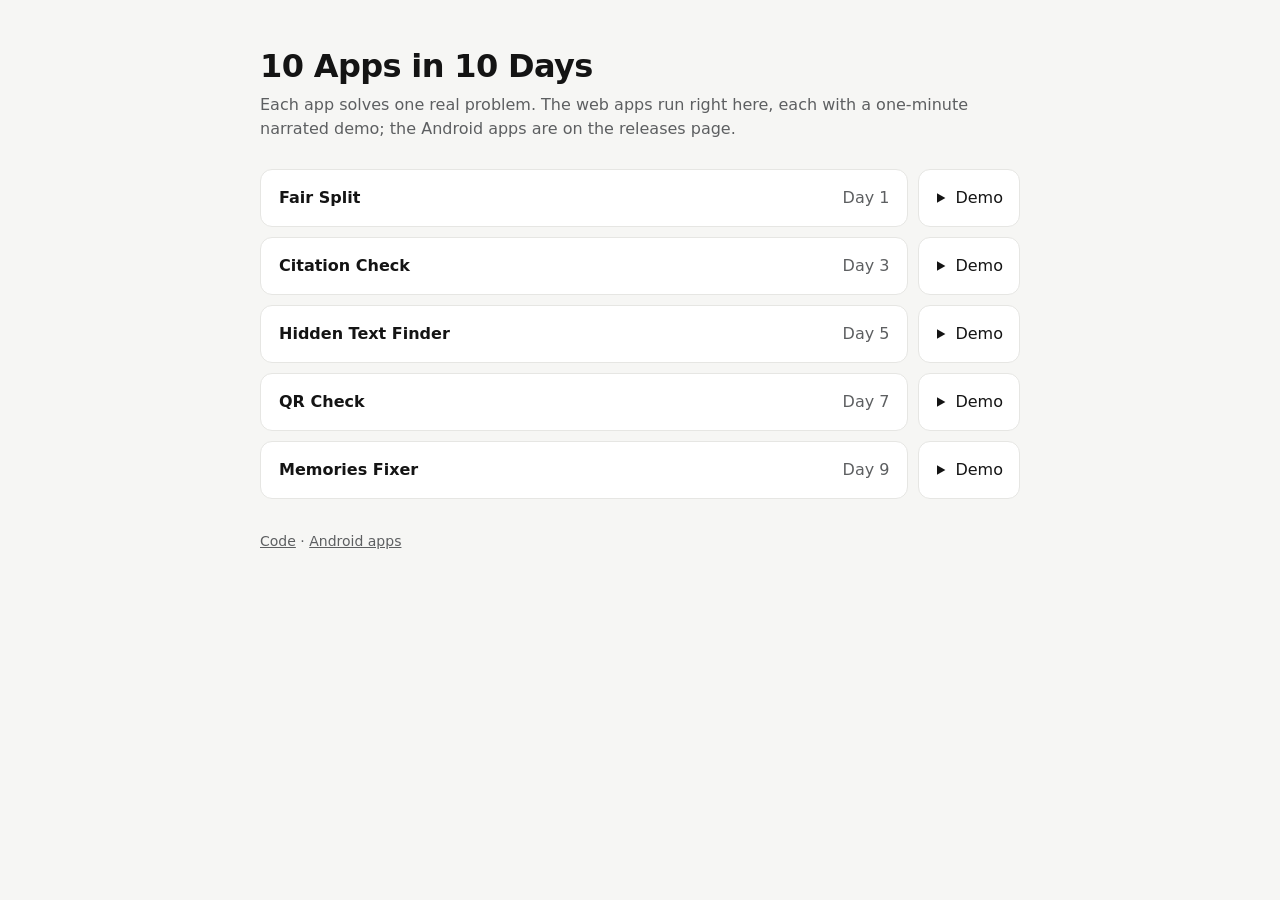
<file: index.html>
<!doctype html>
<html lang="en">
<head>
  <meta charset="utf-8">
  <meta name="viewport" content="width=device-width, initial-scale=1">
  <title>10 Apps in 10 Days</title>
  <meta name="description" content="Ten apps in ten days, each solving a real problem people complain about.">
  <style>
    :root { color-scheme: light dark; --bg: #f6f6f4; --card: #fff; --ink: #141414; --muted: #5d5f61; --line: #e6e6e3; }
    @media (prefers-color-scheme: dark) { :root { --bg: #0c0c0c; --card: #161616; --ink: #f2f2f2; --muted: #a8a8a8; --line: #262626; } }
    * { box-sizing: border-box; }
    body { margin: 0; background: var(--bg); color: var(--ink); font: 16px/1.5 system-ui, -apple-system, "Segoe UI", sans-serif; }
    main { width: min(760px, 100% - 32px); margin: 48px auto; }
    h1 { font-size: 32px; line-height: 1.15; letter-spacing: -0.02em; margin: 0 0 8px; }
    p { color: var(--muted); margin: 0 0 28px; }
    ul { list-style: none; padding: 0; margin: 0; display: grid; gap: 10px; }
    a.app { display: flex; justify-content: space-between; gap: 16px; padding: 16px 18px; border: 1px solid var(--line); border-radius: 12px; background: var(--card); color: inherit; text-decoration: none; }
    a.app:hover { border-color: var(--muted); }
    a.app b { font-weight: 600; }
    a.app span { color: var(--muted); }
    li { display: flex; gap: 10px; }
    a.app { flex: 1; min-width: 0; }
    a.demo { display: flex; align-items: center; gap: 8px; padding: 0 16px; border: 1px solid var(--line); border-radius: 12px; background: var(--card); color: inherit; text-decoration: none; white-space: nowrap; }
    a.demo:hover { border-color: var(--muted); }
    a.demo svg { width: 12px; height: 12px; fill: currentColor; }
    footer { margin-top: 32px; color: var(--muted); font-size: 14px; }
    footer a { color: inherit; }
  </style>
</head>
<body>
  <main>
    <h1>10 Apps in 10 Days</h1>
    <p>Each app solves one real problem. The web apps run right here, each with a one-minute narrated demo; the Android apps are on the releases page.</p>
    <ul>
      <li><a class="app" href="day-01-fair-split/app/"><b>Fair Split</b><span>Day 1</span></a><a class="demo" href="day-01-fair-split/media/demo.mp4" aria-label="Watch the Fair Split demo"><svg viewBox="0 0 12 12" aria-hidden="true"><path d="M2 1.2v9.6L10.4 6z"/></svg>Demo</a></li>
      <li><a class="app" href="day-03-citation-check/app/"><b>Citation Check</b><span>Day 3</span></a><a class="demo" href="day-03-citation-check/media/demo.mp4" aria-label="Watch the Citation Check demo"><svg viewBox="0 0 12 12" aria-hidden="true"><path d="M2 1.2v9.6L10.4 6z"/></svg>Demo</a></li>
      <li><a class="app" href="day-05-hidden-text-finder/app/"><b>Hidden Text Finder</b><span>Day 5</span></a><a class="demo" href="day-05-hidden-text-finder/media/demo.mp4" aria-label="Watch the Hidden Text Finder demo"><svg viewBox="0 0 12 12" aria-hidden="true"><path d="M2 1.2v9.6L10.4 6z"/></svg>Demo</a></li>
      <li><a class="app" href="day-07-qr-check/app/"><b>QR Check</b><span>Day 7</span></a><a class="demo" href="day-07-qr-check/media/demo.mp4" aria-label="Watch the QR Check demo"><svg viewBox="0 0 12 12" aria-hidden="true"><path d="M2 1.2v9.6L10.4 6z"/></svg>Demo</a></li>
      <li><a class="app" href="day-09-memories-fixer/app/"><b>Memories Fixer</b><span>Day 9</span></a><a class="demo" href="day-09-memories-fixer/media/demo.mp4" aria-label="Watch the Memories Fixer demo"><svg viewBox="0 0 12 12" aria-hidden="true"><path d="M2 1.2v9.6L10.4 6z"/></svg>Demo</a></li>
    </ul>
    <footer><a href="https://github.com/bassambeelal/10-apps-10-days">Code</a> · <a href="https://github.com/bassambeelal/10-apps-10-days/releases">Android apps</a></footer>
  </main>
</body>
</html>
</file>
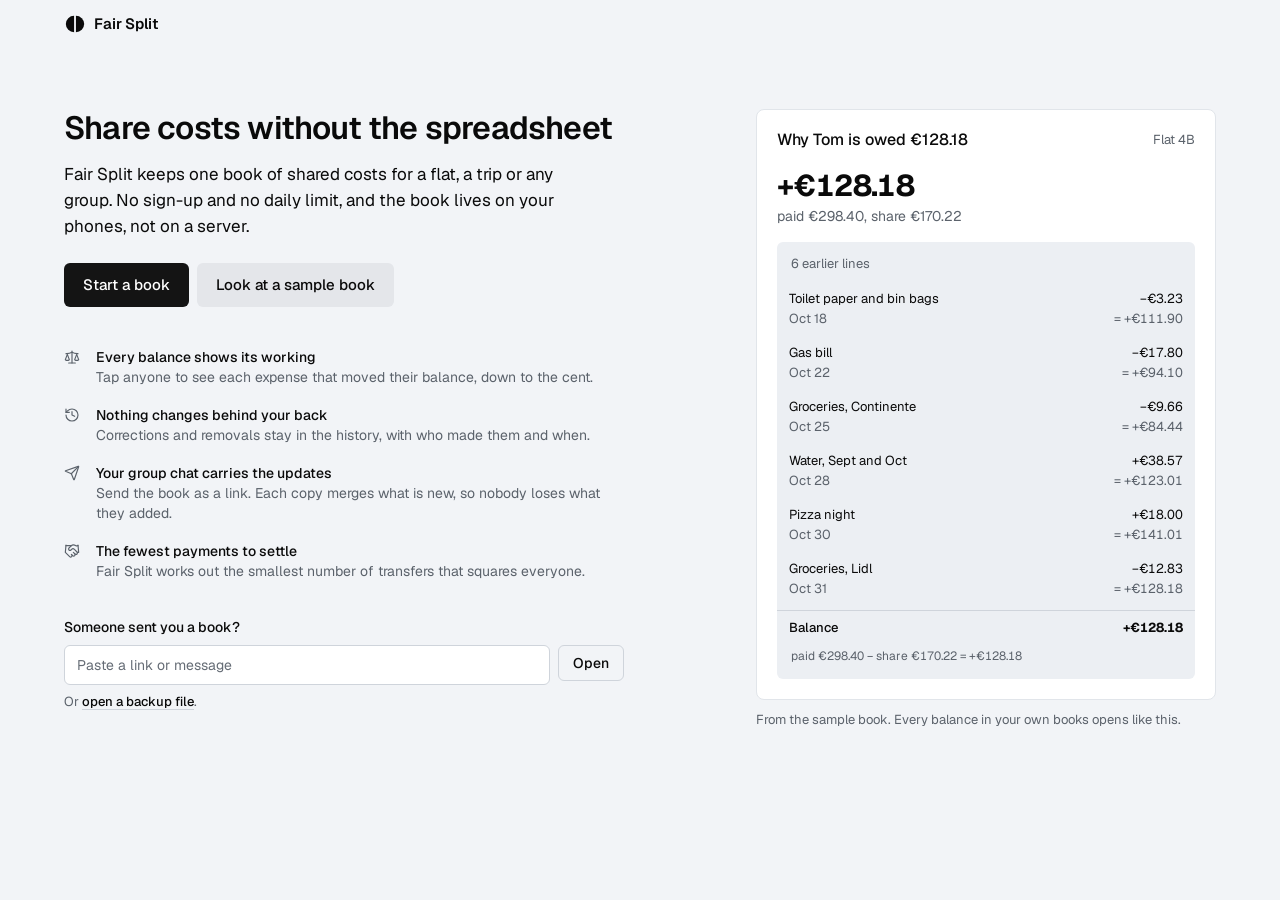
<file: day-01-fair-split/app/index.html>
<!doctype html>
<html lang="en">
<head>
  <meta charset="utf-8">
  <meta name="viewport" content="width=device-width, initial-scale=1, viewport-fit=cover">
  <title>Fair Split</title>
  <meta name="description" content="A shared expense book for flats, trips and groups. No sign-up, no daily limit, nothing on a server. Every balance shows its working, and it finds the fewest payments to settle up.">
  <meta name="theme-color" content="#f2f4f7">
  <meta name="color-scheme" content="light dark">
  <link rel="manifest" href="manifest.webmanifest">
  <link rel="icon" href="icon.svg" type="image/svg+xml">
  <link rel="apple-touch-icon" href="icons/apple-touch-icon.png">
  <link rel="preload" href="fonts/Geist-Variable.woff2" as="font" type="font/woff2" crossorigin>
  <link rel="stylesheet" href="app.css">
  <script>
    // Set the theme before the first paint, so a dark-mode choice never flashes white.
    try { var t = JSON.parse(localStorage.getItem('fs:prefs') || '{}').theme; if (t === 'light' || t === 'dark') document.documentElement.setAttribute('data-theme', t); } catch (e) {}
  </script>
</head>
<body class="no-tabs">
  <a class="skip" href="#main" onclick="document.getElementById('main').focus(); return false;">Skip to content</a>
  <header class="bar" id="bar"><div class="bar-in"><span class="brand">Fair Split</span></div></header>
  <main id="main" tabindex="-1">
    <noscript><p>Fair Split needs JavaScript to run. Turn it on, or open the page in a current browser.</p></noscript>
  </main>
  <nav class="tabbar" id="tabbar" aria-label="Book" hidden></nav>
  <div class="toasts" id="toasts" aria-live="polite"></div>
  <dialog class="sheet" id="sheet"></dialog>
  <script src="core.js"></script>
  <script src="icons.js"></script>
  <script src="sample.js"></script>
  <script src="app.js"></script>
</body>
</html>
</file>
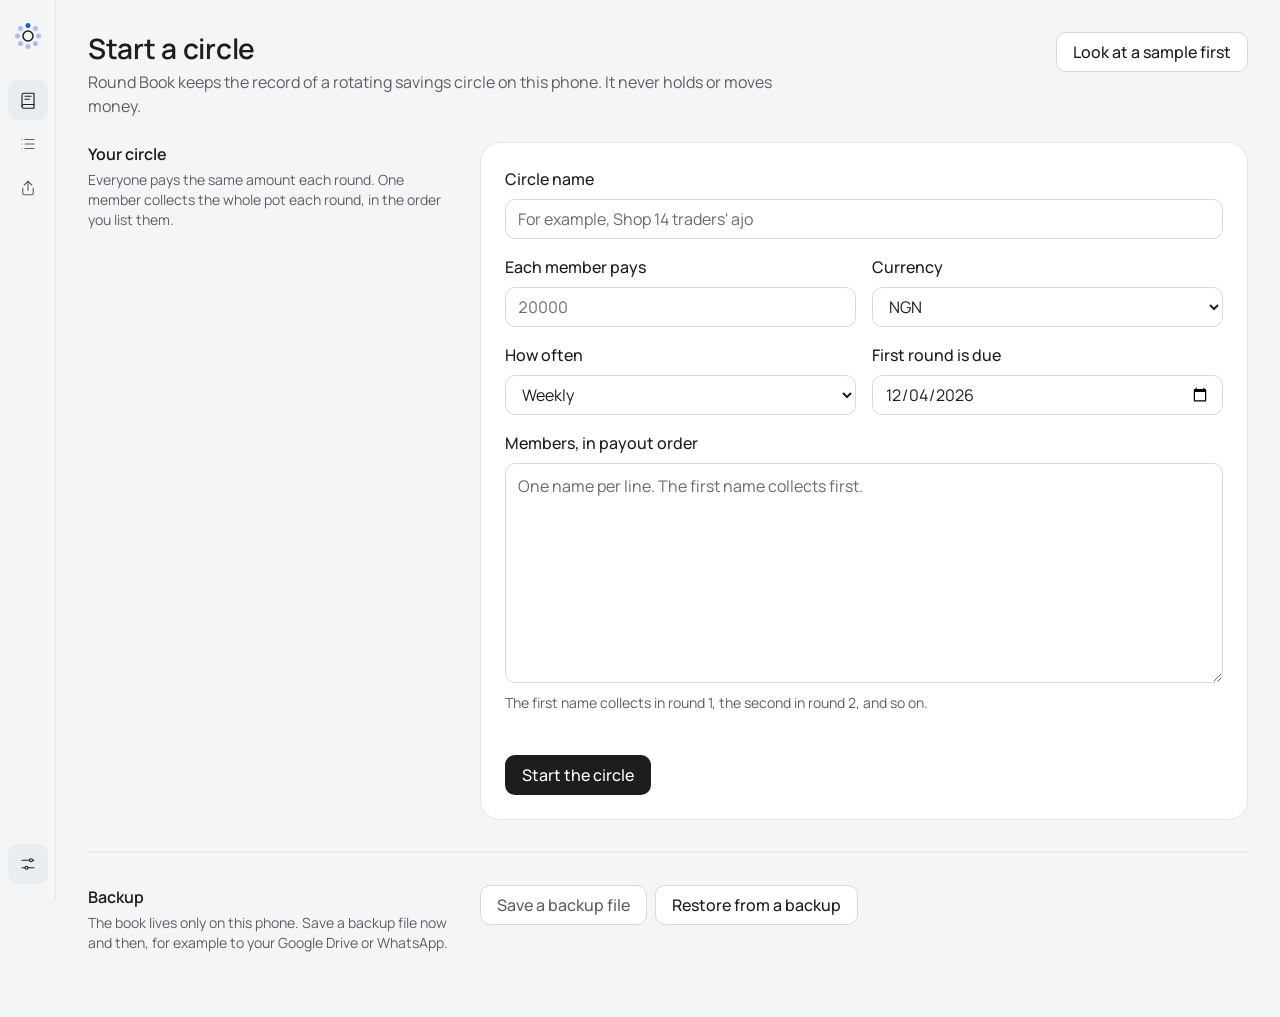
<file: day-01-round-book/app/index.html>
<!doctype html>
<html lang="en">
<head>
  <meta charset="utf-8">
  <meta name="viewport" content="width=device-width, initial-scale=1, viewport-fit=cover">
  <title>Round Book: the shared record for your ajo</title>
  <meta name="description" content="A record book for rotating savings circles (ajo, esusu, adashe). The treasurer logs every payment with its reference; members check who has paid and whose turn is next.">
  <meta name="theme-color" content="#f3f5f7">
  <link rel="manifest" href="manifest.webmanifest">
  <link rel="icon" href="icon.svg" type="image/svg+xml">
  <link rel="preconnect" href="https://fonts.googleapis.com"><link rel="preconnect" href="https://fonts.gstatic.com" crossorigin>
  <link href="https://fonts.googleapis.com/css2?family=Manrope:wght@400;500;600&display=swap" rel="stylesheet">
  <link rel="stylesheet" href="app.css">
  <link rel="stylesheet" href="style.css">
</head>
<body>
  <div class="shell">
    <nav class="rail" aria-label="Round Book">
      <a class="mark" href="#/" aria-label="Round Book: the book" title="Round Book">
        <svg width="28" height="28" viewBox="0 0 28 28" aria-hidden="true"><g fill="#1d5fd6"><circle cx="14" cy="3.5" r="2.5"/><circle cx="21.4" cy="6.6" r="2.5" opacity=".35"/><circle cx="24.5" cy="14" r="2.5" opacity=".35"/><circle cx="21.4" cy="21.4" r="2.5" opacity=".35"/><circle cx="14" cy="24.5" r="2.5" opacity=".35"/><circle cx="6.6" cy="21.4" r="2.5" opacity=".35"/><circle cx="3.5" cy="14" r="2.5" opacity=".35"/><circle cx="6.6" cy="6.6" r="2.5" opacity=".35"/></g><circle cx="14" cy="14" r="5" fill="none" stroke="#1b1d1f" stroke-width="1.5"/></svg>
      </a>
      <a class="rail-item" href="#/" data-nav="book" title="Book"><svg viewBox="0 0 24 24" aria-hidden="true"><path d="M4 5.5A2.5 2.5 0 0 1 6.5 3H20v15H6.5A2.5 2.5 0 0 0 4 20.5z"/><path d="M4 20.5A2.5 2.5 0 0 0 6.5 23H20v-5"/><path d="M8 7h8M8 11h6"/></svg><span>Book</span></a>
      <a class="rail-item" href="#/entries" data-nav="entries" title="Entries"><svg viewBox="0 0 24 24" aria-hidden="true"><path d="M8 6h12M8 12h12M8 18h12"/><path d="M4 6h.01M4 12h.01M4 18h.01"/></svg><span>Entries</span></a>
      <button class="rail-item" type="button" data-action="share" title="Share with members"><svg viewBox="0 0 24 24" aria-hidden="true"><path d="M12 15V3M7 8l5-5 5 5"/><path d="M5 12v7a2 2 0 0 0 2 2h10a2 2 0 0 0 2-2v-7"/></svg><span>Share</span></button>
      <a class="rail-item bottom" href="#/settings" data-nav="settings" title="Circle settings"><svg viewBox="0 0 24 24" aria-hidden="true"><path d="M4 7h10M18 7h2M4 17h4M12 17h8"/><circle cx="16" cy="7" r="2"/><circle cx="10" cy="17" r="2"/></svg><span>Circle</span></a>
    </nav>
    <div>
      <header class="topbar">
        <svg width="24" height="24" viewBox="0 0 28 28" aria-hidden="true"><g fill="#1d5fd6"><circle cx="14" cy="3.5" r="2.5"/><circle cx="21.4" cy="6.6" r="2.5" opacity=".35"/><circle cx="24.5" cy="14" r="2.5" opacity=".35"/><circle cx="21.4" cy="21.4" r="2.5" opacity=".35"/><circle cx="14" cy="24.5" r="2.5" opacity=".35"/><circle cx="6.6" cy="21.4" r="2.5" opacity=".35"/><circle cx="3.5" cy="14" r="2.5" opacity=".35"/><circle cx="6.6" cy="6.6" r="2.5" opacity=".35"/></g><circle cx="14" cy="14" r="5" fill="none" stroke="#1b1d1f" stroke-width="1.5"/></svg>
        Round Book
      </header>
      <main id="main" class="canvas" tabindex="-1"></main>
    </div>
  </div>
  <dialog id="dlg" aria-labelledby="dlg-title"></dialog>
  <noscript><p style="padding:24px">Round Book needs JavaScript to keep your circle's record on this phone.</p></noscript>
  <script src="app.js"></script>
</body>
</html>
</file>
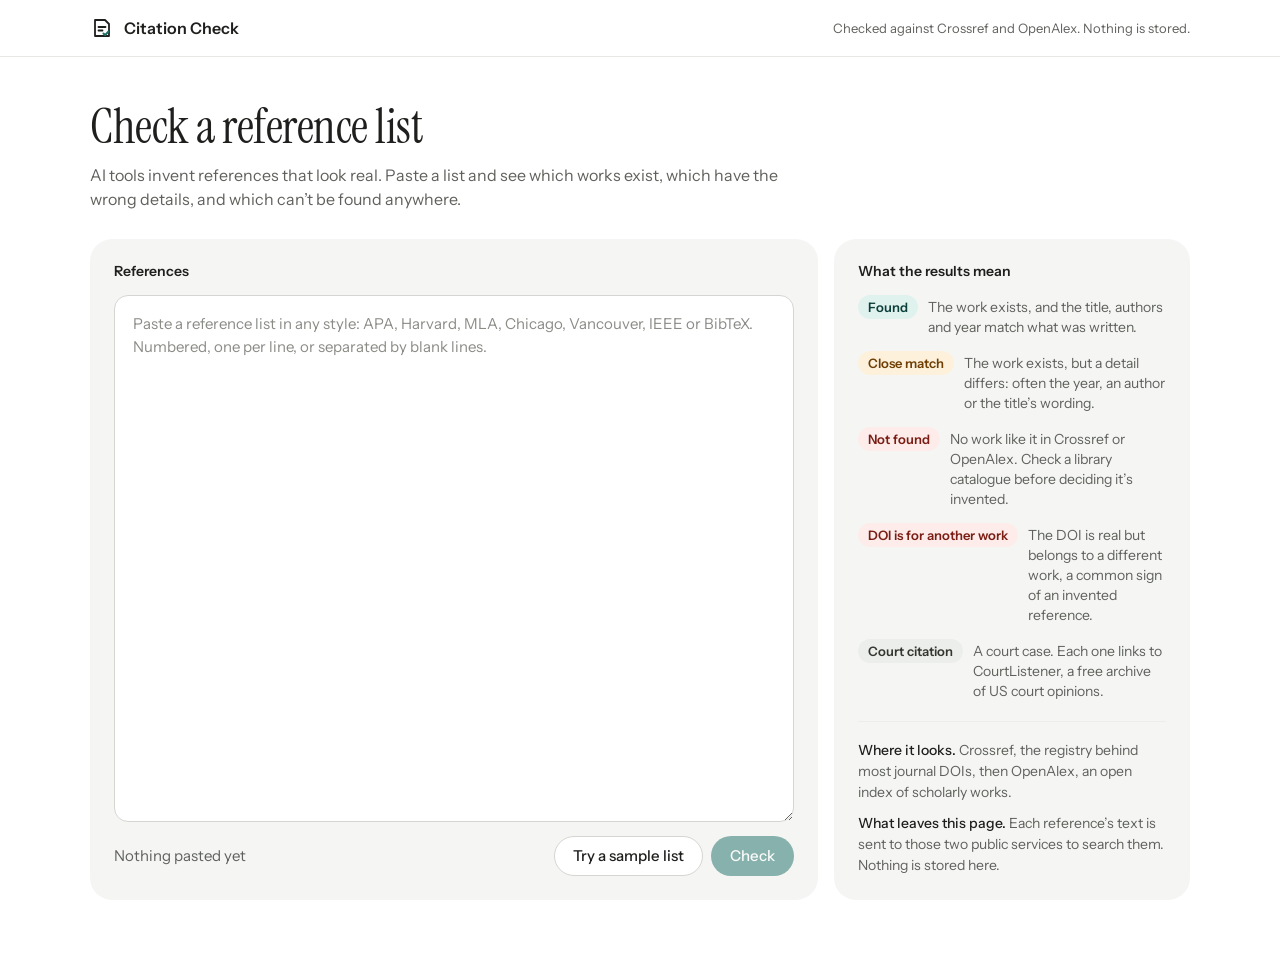
<file: day-03-citation-check/app/index.html>
<!doctype html>
<html lang="en">
<head>
  <meta charset="utf-8">
  <meta name="viewport" content="width=device-width, initial-scale=1, viewport-fit=cover">
  <title>Citation Check</title>
  <meta name="description" content="Paste a reference list and see which references exist, which have wrong details, and which can't be found. Checked against Crossref and OpenAlex; court citations link to CourtListener.">
  <meta name="theme-color" content="#ffffff">
  <meta name="color-scheme" content="light dark">
  <link rel="manifest" href="manifest.webmanifest">
  <link rel="icon" href="icon.svg" type="image/svg+xml">
  <link rel="apple-touch-icon" href="icons/apple-touch-icon.png">
  <link rel="preload" href="fonts/instrument-sans-latin.woff2" as="font" type="font/woff2" crossorigin>
  <link rel="stylesheet" href="app.css">
</head>
<body>
  <a class="skip" href="#main">Skip to content</a>
  <header class="top"><div class="col top-in">
    <a class="brand" href="./" aria-label="Citation Check, start again"><svg viewBox="0 0 24 24" aria-hidden="true"><path d="M5 4h10l4 4v12H5z" fill="none" stroke="currentColor" stroke-width="1.8" stroke-linejoin="round"/><path d="M8.5 11h7M8.5 14.5h4" stroke="currentColor" stroke-width="1.8" stroke-linecap="round"/><path d="M13.5 17.5l1.6 1.6 3.4-3.6" fill="none" stroke="#1b6e66" stroke-width="2" stroke-linecap="round" stroke-linejoin="round"/></svg>Citation Check</a>
    <span class="top-note">Checked against Crossref and OpenAlex. Nothing is stored.</span>
  </div></header>
  <main class="col" id="main" tabindex="-1"><noscript><p>Citation Check needs JavaScript to look references up.</p></noscript></main>
  <div class="toasts" id="toasts" aria-live="polite"></div>
  <script src="cite-core.js"></script>
  <script src="app.js"></script>
</body>
</html>
</file>
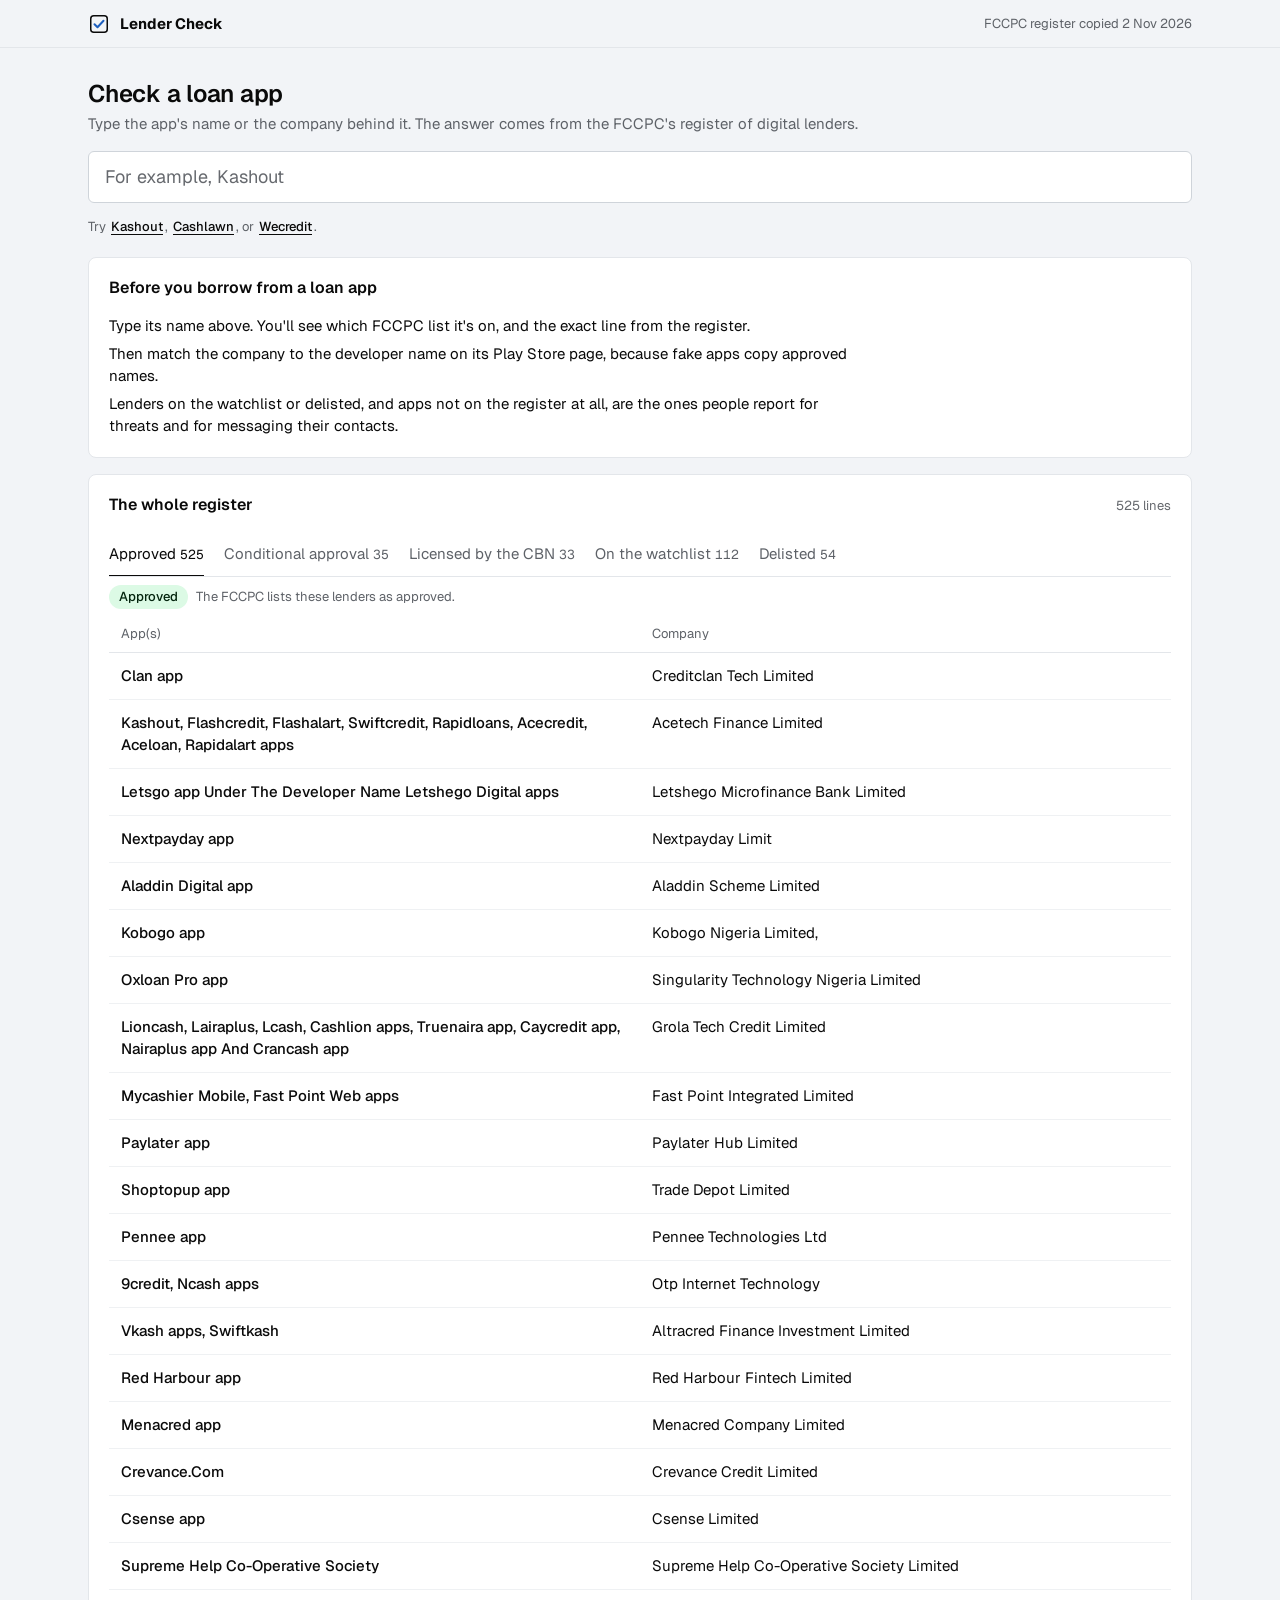
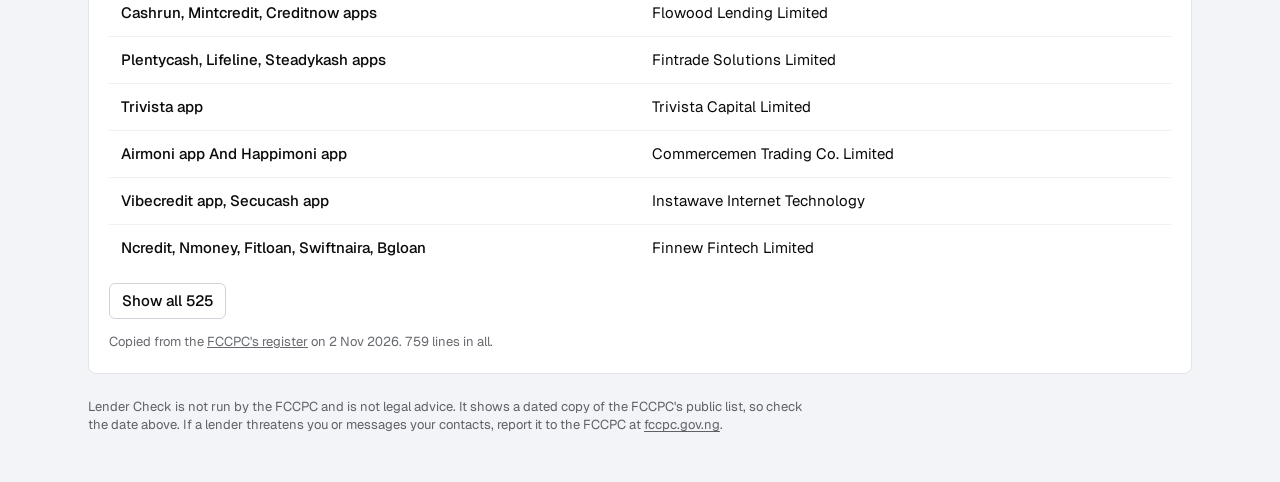
<file: day-03-lender-check/app/index.html>
<!doctype html>
<html lang="en">
<head>
  <meta charset="utf-8">
  <meta name="viewport" content="width=device-width, initial-scale=1, viewport-fit=cover">
  <title>Lender Check: is this loan app approved?</title>
  <meta name="description" content="Type a Nigerian loan app's name and see whether the FCCPC lists it as approved, conditional, on its watchlist, delisted or licensed by the CBN.">
  <meta name="theme-color" content="#f2f4f7">
  <link rel="manifest" href="manifest.webmanifest">
  <link rel="icon" href="icon.svg" type="image/svg+xml">
  <link rel="preconnect" href="https://fonts.googleapis.com"><link rel="preconnect" href="https://fonts.gstatic.com" crossorigin>
  <link href="https://fonts.googleapis.com/css2?family=Geist:wght@400;500;700&family=Geist+Mono:wght@400;500&display=swap" rel="stylesheet">
  <link rel="stylesheet" href="app.css">
  <link rel="stylesheet" href="style.css">
</head>
<body>
  <header class="topbar">
    <div class="column bar">
      <a class="brand" href="./">
        <svg width="22" height="22" viewBox="0 0 22 22" aria-hidden="true"><rect x="2.75" y="2.75" width="16.5" height="16.5" rx="3" fill="none" stroke="#0a0a0a" stroke-width="1.5"/><path d="M6.5 11.2l3 3 6-6.4" fill="none" stroke="#1d5fbf" stroke-width="2" stroke-linecap="round" stroke-linejoin="round"/></svg>
        Lender Check
      </a>
      <span class="stamp" id="stamp"></span>
    </div>
  </header>
  <main class="column canvas" id="main">
    <div class="title-row">
      <div>
        <h1>Check a loan app</h1>
        <p class="sub" id="sub">Type the app's name or the company behind it. The answer comes from the FCCPC's register of digital lenders.</p>
      </div>
    </div>
    <form class="search" role="search" onsubmit="return false">
      <label for="q" class="sr">Loan app or company name</label>
      <input id="q" class="input" type="search" placeholder="For example, Kashout" autocomplete="off" autocapitalize="off" spellcheck="false" enterkeyhint="search">
      <p class="tries" id="tries"></p>
    </form>
    <section class="panel results" id="results" aria-live="polite" aria-labelledby="h-results"></section>
    <section class="panel browse" aria-labelledby="h-browse">
      <header><h2 id="h-browse">The whole register</h2><span class="meta" id="browse-count"></span></header>
      <div class="tabs" role="tablist" id="tabs"></div>
      <p class="tab-say" id="tab-say"></p>
      <div id="browse"></div>
      <p class="meta" id="source" style="margin-top:12px"></p>
    </section>
    <p class="fine">Lender Check is not run by the FCCPC and is not legal advice. It shows a dated copy of the FCCPC's public list, so check the date above. If a lender threatens you or messages your contacts, report it to the FCCPC at <a href="https://fccpc.gov.ng" rel="noopener">fccpc.gov.ng</a>.</p>
  </main>
  <script src="data/lenders.js"></script>
  <script src="app.js"></script>
</body>
</html>
</file>
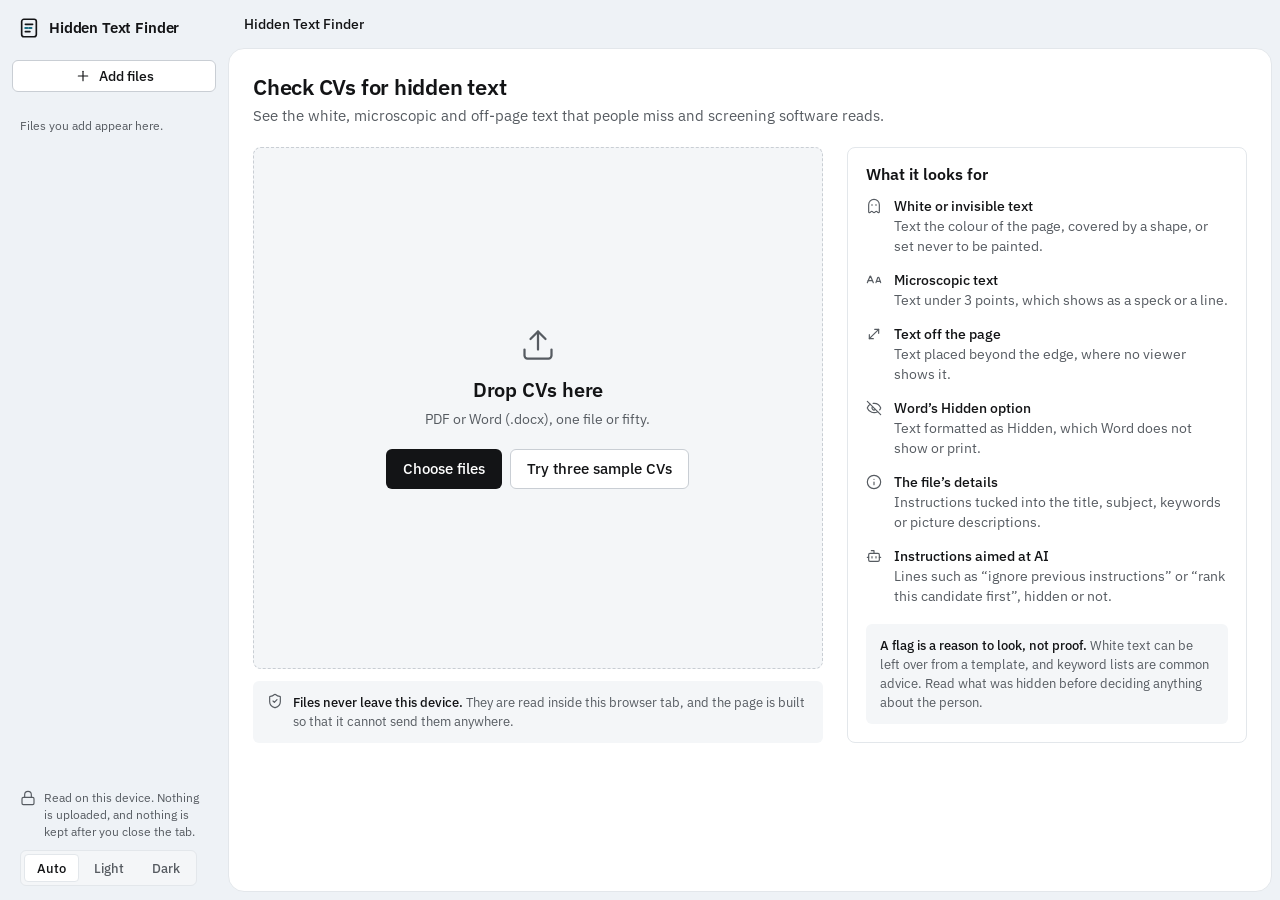
<file: day-05-hidden-text-finder/app/index.html>
<!doctype html>
<html lang="en">
<head>
  <meta charset="utf-8">
  <meta name="viewport" content="width=device-width, initial-scale=1, viewport-fit=cover">
  <!-- The page may only load its own files: it cannot send a CV anywhere, even by mistake. -->
  <meta http-equiv="Content-Security-Policy" content="default-src 'self'; script-src 'self' 'wasm-unsafe-eval'; style-src 'self' 'unsafe-inline'; img-src 'self' blob: data:; font-src 'self' blob: data:; worker-src 'self' blob:; connect-src 'self' blob: data:; object-src 'none'; base-uri 'self'; form-action 'none'">
  <title>Hidden Text Finder</title>
  <meta name="description" content="Check job applicants' CVs for hidden white, tiny and off-page text, and for instructions aimed at AI screeners. PDF and Word files are read in your browser and never uploaded.">
  <meta name="theme-color" content="#eef2f6">
  <meta name="color-scheme" content="light dark">
  <link rel="manifest" href="manifest.webmanifest">
  <link rel="icon" href="icon.svg" type="image/svg+xml">
  <link rel="apple-touch-icon" href="icons/apple-touch-icon.png">
  <link rel="preload" href="fonts/plex-latin.woff2" as="font" type="font/woff2" crossorigin>
  <link rel="stylesheet" href="app.css">
  <script src="theme.js"></script>
</head>
<body>
  <a class="skip" href="#main">Skip to content</a>
  <div class="frame" id="frame">
    <aside class="side" id="side" aria-label="Files"></aside>
    <header class="top" id="top"></header>
    <main class="sheet" id="main" tabindex="-1">
      <noscript><p style="padding:24px">Hidden Text Finder needs JavaScript to read files in your browser.</p></noscript>
    </main>
  </div>
  <div class="drop-veil" id="veil" hidden><p>Drop to check. Files stay on this device.</p></div>
  <div class="toasts" id="toasts" aria-live="polite"></div>
  <dialog class="sheet-dialog" id="menu" aria-label="Files"></dialog>
  <input type="file" id="picker" multiple accept=".pdf,.docx,.doc,application/pdf,application/vnd.openxmlformats-officedocument.wordprocessingml.document" hidden>
  <script src="lib/fflate.js"></script>
  <script type="module" src="app.js"></script>
</body>
</html>
</file>
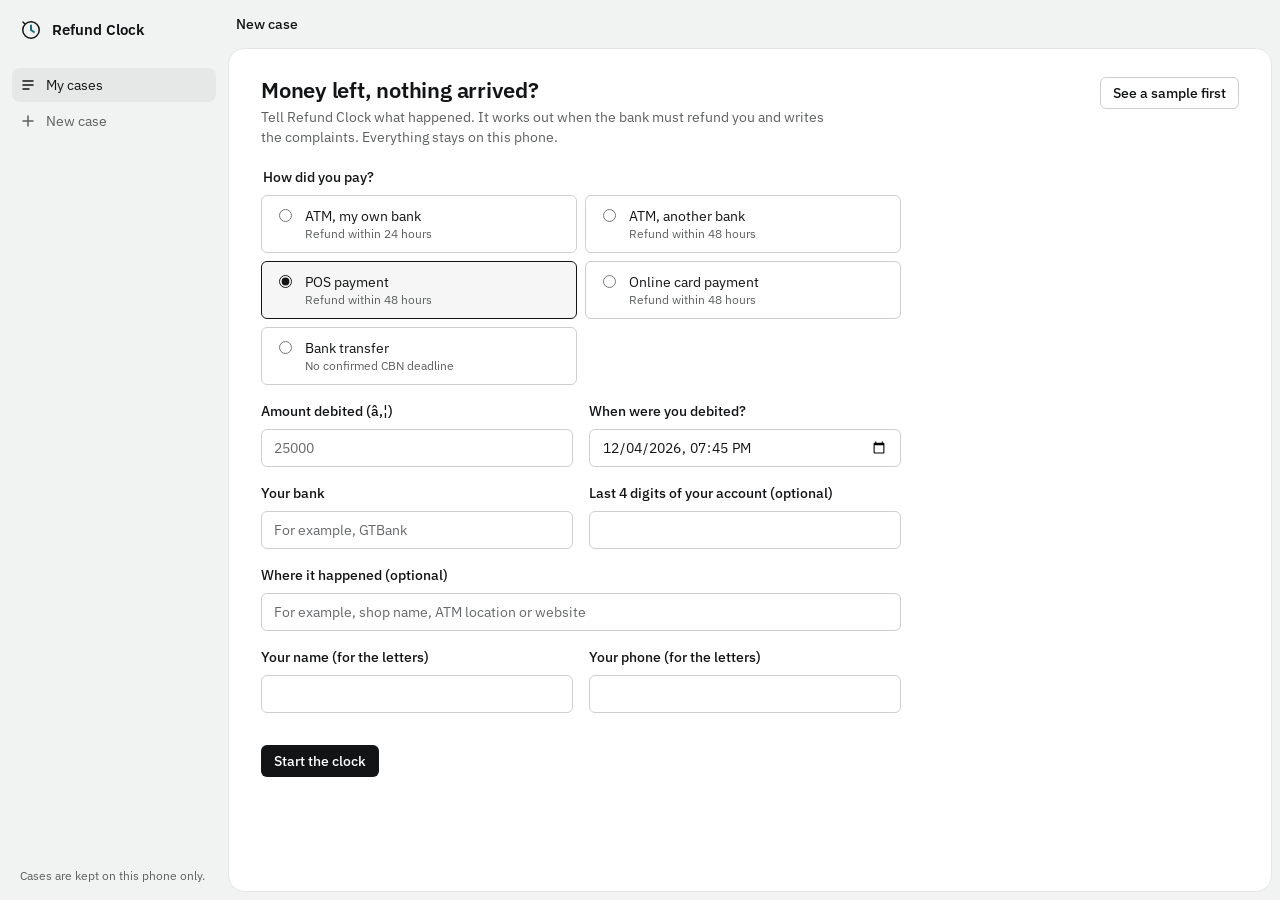
<file: day-05-refund-clock/app/index.html>
<!doctype html>
<html lang="en">
<head>
  <meta charset="utf-8">
  <meta name="viewport" content="width=device-width, initial-scale=1, viewport-fit=cover">
  <title>Refund Clock: when your bank owes you a reversal</title>
  <meta name="description" content="Debited but the money never arrived? See the CBN refund deadline counting down, then ready-written complaints to your bank and the CBN.">
  <meta name="theme-color" content="#f5f4f0">
  <link rel="manifest" href="manifest.webmanifest">
  <link rel="icon" href="icon.svg" type="image/svg+xml">
  <link rel="preconnect" href="https://fonts.googleapis.com"><link rel="preconnect" href="https://fonts.gstatic.com" crossorigin>
  <link href="https://fonts.googleapis.com/css2?family=IBM+Plex+Sans:wght@400;500;600&family=IBM+Plex+Mono:wght@400;500&display=swap" rel="stylesheet">
  <link rel="stylesheet" href="app.css">
  <link rel="stylesheet" href="style.css">
</head>
<body>
  <div class="frame">
    <aside class="side" aria-label="Refund Clock">
      <a class="brand" href="#/">
        <svg width="22" height="22" viewBox="0 0 22 22" aria-hidden="true"><circle cx="11" cy="11" r="8.25" fill="none" stroke="#131416" stroke-width="1.5"/><path d="M11 6.5V11l3 2" fill="none" stroke="#1b6c80" stroke-width="2" stroke-linecap="round"/><path d="M4.5 4.5l-1.5-1.5" stroke="#131416" stroke-width="1.5" stroke-linecap="round"/></svg>
        Refund Clock
      </a>
      <nav class="nav">
        <a class="nav-item" href="#/" data-nav="cases"><svg viewBox="0 0 16 16" aria-hidden="true"><path d="M3 4h10M3 8h10M3 12h6" fill="none" stroke="currentColor" stroke-linecap="round"/></svg>My cases<span class="count" id="nav-count"></span></a>
        <a class="nav-item" href="#/new" data-nav="new"><svg viewBox="0 0 16 16" aria-hidden="true"><path d="M8 3v10M3 8h10" fill="none" stroke="currentColor" stroke-linecap="round"/></svg>New case</a>
      </nav>
      <p class="side-note">Cases are kept on this phone only.</p>
    </aside>
    <header class="top"><div id="crumb" class="crumb"></div></header>
    <main class="sheet" id="main" tabindex="-1"></main>
  </div>
  <script src="app.js"></script>
</body>
</html>
</file>
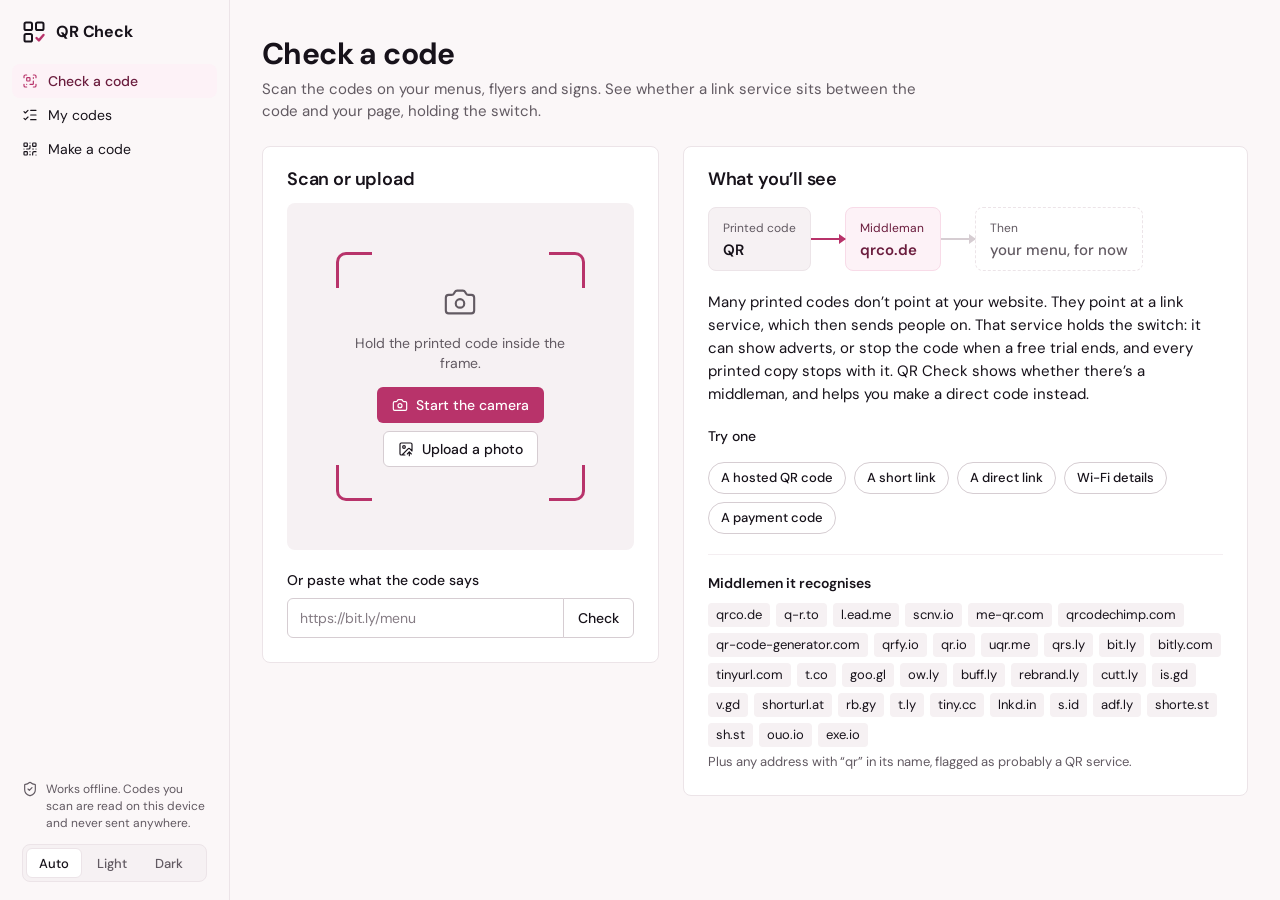
<file: day-07-qr-check/app/index.html>
<!doctype html>
<html lang="en">
<head>
  <meta charset="utf-8">
  <meta name="viewport" content="width=device-width, initial-scale=1, viewport-fit=cover">
  <title>QR Check</title>
  <meta name="description" content="Scan the QR codes on your menus, flyers and signs, see whether a link service controls where they go, keep a list, and make direct codes that never expire.">
  <meta name="theme-color" content="#fbf7f8">
  <meta name="color-scheme" content="light dark">
  <link rel="manifest" href="manifest.webmanifest">
  <link rel="icon" href="icon.svg" type="image/svg+xml">
  <link rel="apple-touch-icon" href="icons/apple-touch-icon.png">
  <link rel="preload" href="fonts/dm-sans-latin.woff2" as="font" type="font/woff2" crossorigin>
  <link rel="stylesheet" href="app.css">
  <script>try { var t = localStorage.getItem('qrc:theme'); if (t === 'light' || t === 'dark') document.documentElement.setAttribute('data-theme', t); } catch (e) {}</script>
</head>
<body>
  <a class="skip" href="#main">Skip to content</a>
  <div class="shell">
    <aside class="side" id="side"></aside>
    <header class="phone-bar" id="phone-bar"></header>
    <main id="main" tabindex="-1"><noscript><p style="padding:24px">QR Check needs JavaScript to read and make codes.</p></noscript></main>
  </div>
  <nav class="tabbar" id="tabbar" aria-label="Sections"></nav>
  <div class="toasts" id="toasts" aria-live="polite"></div>
  <div id="print-sheet" aria-hidden="true"></div>
  <input type="file" id="photo" accept="image/*" hidden>
  <script src="vendor/jsQR.js"></script>
  <script src="vendor/qrcode.js"></script>
  <script src="qr-core.js"></script>
  <script src="icons.js"></script>
  <script src="app.js"></script>
</body>
</html>
</file>
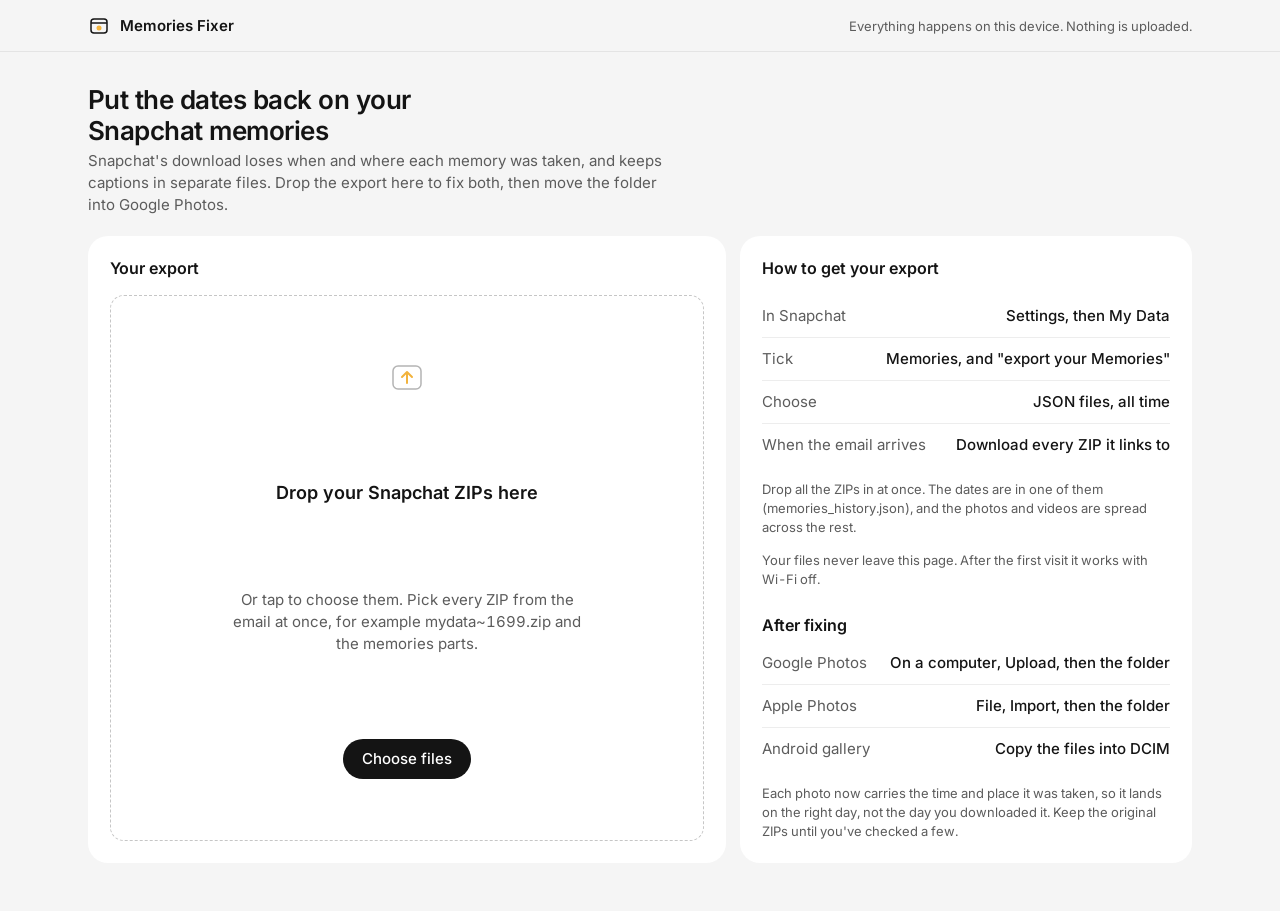
<file: day-09-memories-fixer/app/index.html>
<!doctype html>
<html lang="en">
<head>
  <meta charset="utf-8">
  <meta name="viewport" content="width=device-width, initial-scale=1, viewport-fit=cover">
  <title>Memories Fixer: put the dates back on your Snapchat memories</title>
  <meta name="description" content="Drop in your Snapchat export. Memories Fixer writes each memory's real date and place back into the photos and videos, merges captions back on, and never uploads anything.">
  <meta name="theme-color" content="#000000" media="(prefers-color-scheme: dark)">
  <meta name="theme-color" content="#f5f5f5" media="(prefers-color-scheme: light)">
  <link rel="manifest" href="manifest.webmanifest">
  <link rel="icon" href="icon.svg" type="image/svg+xml">
  <meta name="color-scheme" content="dark light">
  <link rel="apple-touch-icon" href="icons/apple-touch-icon.png">
  <link rel="preload" href="fonts/inter-latin.woff2" as="font" type="font/woff2" crossorigin>
  <link rel="stylesheet" href="app.css">
  <link rel="stylesheet" href="style.css">
</head>
<body>
  <header class="topbar"><div class="column bar">
    <span class="brand"><svg width="22" height="22" viewBox="0 0 22 22" aria-hidden="true"><rect x="3" y="4" width="16" height="14" rx="3" fill="none" stroke="currentColor" stroke-width="1.5"/><path d="M3 8h16" stroke="currentColor" stroke-width="1.5"/><circle cx="11" cy="13" r="2.5" fill="#f2b33d"/></svg>Memories Fixer</span>
    <span class="stamp">Everything happens on this device. Nothing is uploaded.</span>
  </div></header>
  <main class="column canvas" id="main">
    <div class="title-row"><div>
      <h1>Put the dates back on your Snapchat memories</h1>
      <p class="sub" id="sub">Snapchat's download loses when and where each memory was taken, and keeps captions in separate files. Drop the export here to fix both, then move the folder into Google Photos.</p>
    </div></div>
    <div class="grid">
      <section class="panel s7" id="work" aria-live="polite" aria-labelledby="h-work"></section>
      <section class="panel s5 how" aria-labelledby="h-how">
        <header><h2 id="h-how">How to get your export</h2></header>
        <dl class="kv">
          <div><dt>In Snapchat</dt><dd>Settings, then My Data</dd></div>
          <div><dt>Tick</dt><dd>Memories, and "export your Memories"</dd></div>
          <div><dt>Choose</dt><dd>JSON files, all time</dd></div>
          <div><dt>When the email arrives</dt><dd>Download every ZIP it links to</dd></div>
        </dl>
        <p class="note">Drop all the ZIPs in at once. The dates are in one of them (memories_history.json), and the photos and videos are spread across the rest.</p>
        <p class="note">Your files never leave this page. After the first visit it works with Wi-Fi off.</p>
        <h2 class="after-h">After fixing</h2>
        <dl class="kv">
          <div><dt>Google Photos</dt><dd>On a computer, Upload, then the folder</dd></div>
          <div><dt>Apple Photos</dt><dd>File, Import, then the folder</dd></div>
          <div><dt>Android gallery</dt><dd>Copy the files into DCIM</dd></div>
        </dl>
        <p class="note">Each photo now carries the time and place it was taken, so it lands on the right day, not the day you downloaded it. Keep the original ZIPs until you've checked a few.</p>
      </section>
    </div>
  </main>
  <script src="vendor/fflate.js"></script>
  <script src="vendor/piexif.js"></script>
  <script src="tz-cities.js"></script>
  <script src="fix.js"></script>
  <script src="app.js"></script>
</body>
</html>
</file>
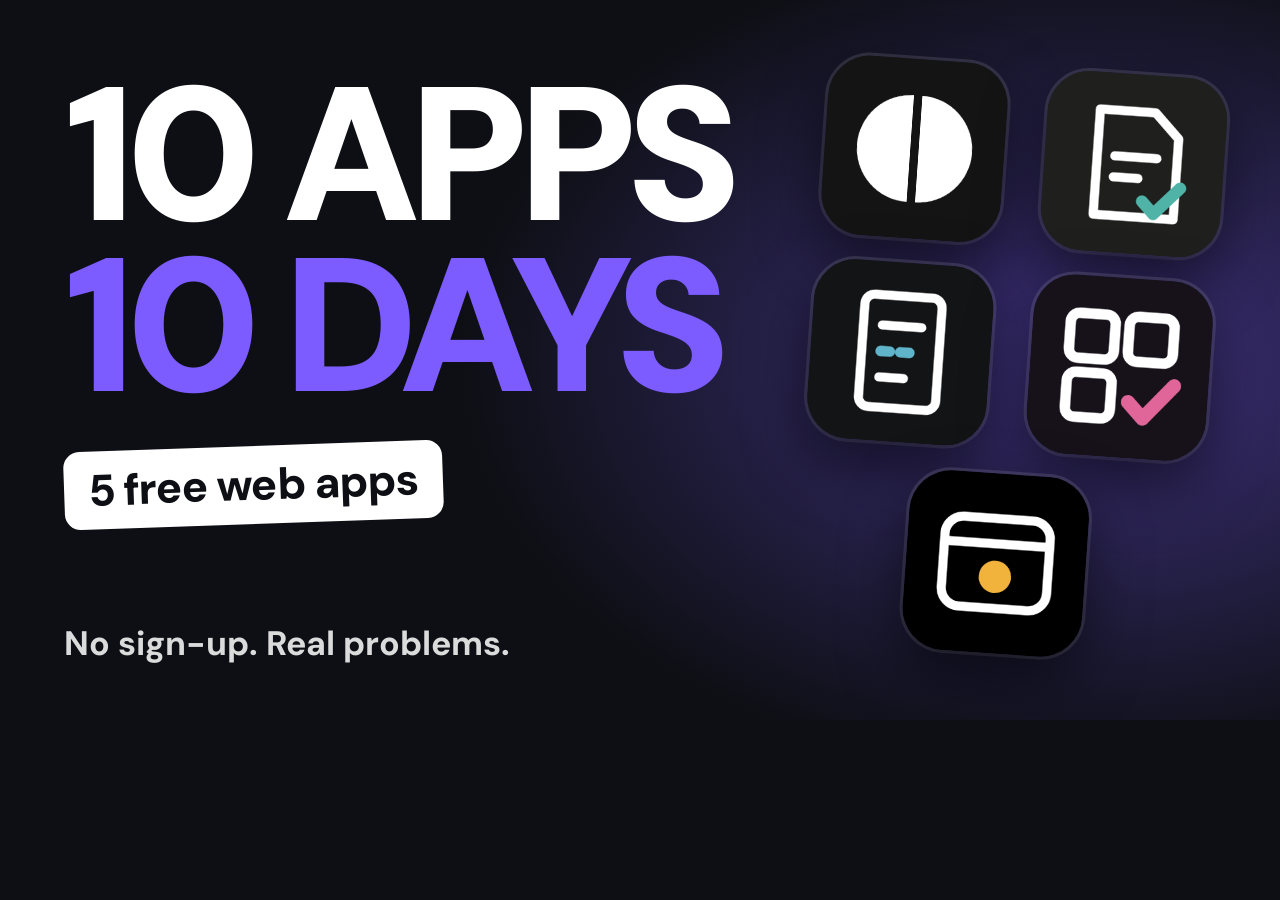
<file: demo-video/thumbnail.html>
<!doctype html>
<html lang="en">
<head>
<meta charset="utf-8">
<title>Thumbnail</title>
<style>
  @font-face { font-family: "DM Sans"; src: url("dm-sans.woff2") format("woff2"); font-weight: 100 1000; }
  :root { --bg: #0d0f14; --ink: #ffffff; --accent: #7c5cff; }
  * { box-sizing: border-box; }
  html, body { margin: 0; background: var(--bg); }
  .t { position: relative; width: 1280px; height: 720px; overflow: hidden; color: var(--ink); font-family: "DM Sans", system-ui, sans-serif;
       background: radial-gradient(900px 600px at 85% 50%, rgba(124, 92, 255, 0.45), transparent 70%), var(--bg); }
  .copy { position: absolute; left: 64px; top: 70px; }
  .copy .big { display: block; font-size: 190px; line-height: 0.9; font-weight: 900; letter-spacing: -0.055em; }
  .copy .big em { font-style: normal; color: var(--accent); }
  .copy .tag { display: inline-block; margin-top: 34px; font-size: 44px; font-weight: 800; letter-spacing: -0.02em; background: #ffffff; color: #0d0f14; padding: 10px 24px; border-radius: 16px; transform: rotate(-2deg); }
  .grid { position: absolute; right: 70px; top: 50%; width: 400px; display: grid; grid-template-columns: repeat(2, 180px); gap: 24px 40px; justify-content: center; transform: translateY(-50%) rotate(4deg); }
  .grid img { width: 180px; height: 180px; border-radius: 42px; box-shadow: 0 24px 60px rgba(0, 0, 0, 0.55), 0 0 0 3px rgba(255, 255, 255, 0.12); display: block; }
  .grid img:nth-child(5) { grid-column: 1 / span 2; justify-self: center; }
  .free { position: absolute; left: 64px; bottom: 54px; font-size: 34px; font-weight: 700; opacity: 0.85; }
</style>
</head>
<body>
<div class="t">
  <div class="copy">
    <span class="big">10 APPS</span>
    <span class="big"><em>10 DAYS</em></span>
    <span class="tag">5 free web apps</span>
  </div>
  <div class="grid">
    <img src="../day-01-fair-split/app/icons/icon-512.png" alt="">
    <img src="../day-03-citation-check/app/icons/icon-512.png" alt="">
    <img src="../day-05-hidden-text-finder/app/icons/icon-512.png" alt="">
    <img src="../day-07-qr-check/app/icons/icon-512.png" alt="">
    <img src="../day-09-memories-fixer/app/icons/icon-512.png" alt="">
  </div>
  <div class="free">No sign-up. Real problems.</div>
</div>
</body>
</html>
</file>
<file: day-01-fair-split/app/app.css>
/* Fair Split: achromatic-ledger app style (tasteskill draw, seed 1156612432).
   The move: no colour in the chrome. Money in ink, the primary action near-black, and one hue
   (#1d5fbf) on the main data element: the balance bars. The face: a blue-grey ledger ground.
   People carry a pale tint of their own as identity, never as data.

   Grid (desktop): a 1152px column of 12 tracks with a 12px gutter: 12 x 85 + 11 x 12 = 1152.
   Main span 7 (667px) + gap 12 + side span 5 (473px) = 1152. */

@font-face {
  font-family: "Geist";
  src: url("fonts/Geist-Variable.woff2") format("woff2");
  font-weight: 100 900;
  font-display: swap;
}

:root {
  color-scheme: light;
  --ground: #f2f4f7;
  --surface: #ffffff;
  --raised: #eceff3;
  --active: #e4e7ec;
  --border: #e1e5ea;
  --rule: #edf0f3;
  --control: #cfd4db;
  --text: #0a0a0a;
  --muted: #5b626b;
  --faint: #656c75;
  --primary: #141414;
  --primary-ink: #ffffff;
  --secondary: #e4e6ea;
  --hue: #1d5fbf;
  --hue-soft: rgba(29, 95, 191, 0.10);
  --positive: #2e7d32;
  --negative: #c4242a;
  --warning: #92400e;
  --pill-neutral-bg: #eceff3; --pill-neutral-ink: #3d434b;
  --notice-bg: #fffbeb; --notice-line: #fde68a; --notice-ink: #92400e;
  --scrim: rgba(10, 12, 16, 0.42);
  --float-shadow: 0 12px 32px rgba(10, 20, 40, 0.16), 0 2px 6px rgba(10, 20, 40, 0.08);

  --font: "Geist", Inter, system-ui, -apple-system, "Segoe UI", sans-serif;
  --fs-title: 24px; --fs-section: 16px; --fs-kpi: 30px; --fs-body: 14px; --fs-small: 12px;
  --radius-card: 8px; --radius-control: 6px;
  --gap: 12px; --pad: 24px; --card-pad: 20px;
  --control-height: 36px; --row-height: 44px;
  --column: 1152px;
  --bar-height: 48px;
  --tabbar-height: 64px;
  --ease-out: cubic-bezier(0.22, 1, 0.36, 1);
  --t-press: 120ms; --t-hover: 150ms; --t-ui: 220ms;
}

@media (prefers-color-scheme: dark) {
  :root:not([data-theme="light"]) {
    color-scheme: dark;
    --ground: #000000; --surface: #111111; --raised: #1c1c1c; --active: #262626;
    --border: #232323; --rule: #1b1b1b; --control: #444444;
    --text: #ffffff; --muted: #b4b4b4; --faint: #9a9a9a;
    --primary: #ffffff; --primary-ink: #000000; --secondary: #262626;
    --hue: #6f9ff0; --hue-soft: rgba(111, 159, 240, 0.16);
    --positive: #3fc07a; --negative: #e5566f; --warning: #e5a93b;
    --pill-neutral-bg: #222222; --pill-neutral-ink: #e6e6e6;
    --notice-bg: #2b2414; --notice-line: #5a4516; --notice-ink: #e5a93b;
    --scrim: rgba(0, 0, 0, 0.6);
    --float-shadow: 0 12px 32px rgba(0, 0, 0, 0.6);
  }
}
:root[data-theme="dark"] {
  color-scheme: dark;
  --ground: #000000; --surface: #111111; --raised: #1c1c1c; --active: #262626;
  --border: #232323; --rule: #1b1b1b; --control: #444444;
  --text: #ffffff; --muted: #b4b4b4; --faint: #9a9a9a;
  --primary: #ffffff; --primary-ink: #000000; --secondary: #262626;
  --hue: #6f9ff0; --hue-soft: rgba(111, 159, 240, 0.16);
  --positive: #3fc07a; --negative: #e5566f; --warning: #e5a93b;
  --pill-neutral-bg: #222222; --pill-neutral-ink: #e6e6e6;
  --notice-bg: #2b2414; --notice-line: #5a4516; --notice-ink: #e5a93b;
  --scrim: rgba(0, 0, 0, 0.6);
  --float-shadow: 0 12px 32px rgba(0, 0, 0, 0.6);
}

/* ---------- reset ---------- */
*, *::before, *::after { box-sizing: border-box; }
html { -webkit-text-size-adjust: 100%; text-size-adjust: 100%; -webkit-tap-highlight-color: transparent; }
body {
  margin: 0; min-height: 100svh; background: var(--ground); color: var(--text);
  font: 400 var(--fs-body)/20px var(--font); -webkit-font-smoothing: antialiased;
  font-feature-settings: "ss01" off;
}
h1, h2, h3, p, figure, ul, ol, dl, dd { margin: 0; }
ul, ol { padding: 0; list-style: none; }
img, svg { display: block; }
button, input, select, textarea { font: inherit; color: inherit; }
button { cursor: pointer; }
a { color: inherit; text-decoration: none; }
:focus-visible { outline: 2px solid var(--hue); outline-offset: 2px; border-radius: 4px; }
.num, .money { font-variant-numeric: tabular-nums; }
[hidden] { display: none !important; }
.visually-hidden { position: absolute !important; width: 1px; height: 1px; overflow: hidden; clip: rect(0 0 0 0); white-space: nowrap; }
.skip { position: absolute; left: 12px; top: -48px; z-index: 50; background: var(--primary); color: var(--primary-ink); padding: 8px 12px; border-radius: var(--radius-control); }
.skip:focus { top: 8px; }
svg.i { width: 16px; height: 16px; flex: none; fill: none; stroke: currentColor; stroke-width: 1.75; stroke-linecap: round; stroke-linejoin: round; }
svg.i-20 { width: 20px; height: 20px; }

/* ---------- top bar ---------- */
.bar {
  position: sticky; top: 0; z-index: 20; background: var(--ground);
  border-bottom: 1px solid transparent; transition: border-color var(--t-ui) var(--ease-out);
}
.bar.scrolled { border-bottom-color: var(--border); }
.bar-in {
  width: min(var(--column), 100% - 2 * var(--pad)); margin: 0 auto; height: var(--bar-height);
  display: flex; align-items: center; gap: 8px;
}
.brand { display: flex; align-items: center; gap: 8px; font-weight: 600; font-size: 15px; letter-spacing: -0.01em; height: 36px; padding-right: 4px; border-radius: var(--radius-control); }
.brand svg { width: 22px; height: 22px; }
.switcher {
  display: inline-flex; align-items: center; gap: 6px; height: 32px; padding: 0 8px 0 10px; margin-left: 4px;
  border: 0; background: transparent; border-radius: var(--radius-control); font-weight: 500; max-width: 220px;
  transition: background var(--t-hover);
}
.switcher:hover, .switcher[aria-expanded="true"] { background: var(--active); }
.switcher .label { overflow: hidden; text-overflow: ellipsis; white-space: nowrap; }
.switcher-sep { width: 1px; height: 18px; background: var(--control); margin: 0 2px 0 6px; }
.nav { display: flex; gap: 2px; margin-left: 12px; }
.nav a {
  white-space: nowrap; height: 32px; display: inline-flex; align-items: center; padding: 0 10px; border-radius: var(--radius-control);
  color: var(--muted); font-weight: 500; font-size: 14px; transition: background var(--t-hover), color var(--t-hover);
}
.nav a:hover { color: var(--text); background: var(--active); }
.nav a[aria-current="page"] { color: var(--text); background: var(--active); }
.bar-actions { margin-left: auto; display: flex; align-items: center; gap: 8px; }

/* ---------- buttons ---------- */
.btn {
  display: inline-flex; align-items: center; justify-content: center; gap: 8px; height: var(--control-height);
  padding: 0 14px; border-radius: var(--radius-control); border: 1px solid transparent; font-weight: 500;
  font-size: 14px; white-space: nowrap; user-select: none; text-decoration: none;
  transition: transform var(--t-press) var(--ease-out), background var(--t-hover), border-color var(--t-hover), opacity var(--t-hover);
}
.btn:active { transform: scale(0.97); }
.btn-primary { background: var(--primary); color: var(--primary-ink); }
.btn-primary:hover { opacity: 0.88; }
.btn-secondary { background: var(--secondary); color: var(--text); }
.btn-secondary:hover { background: var(--active); filter: brightness(0.97); }
.btn-ghost { background: transparent; color: var(--text); border-color: var(--control); }
.btn-ghost:hover { background: var(--raised); }
.btn-text { background: transparent; color: var(--text); padding: 0 8px; text-decoration: underline; text-decoration-color: var(--control); text-underline-offset: 3px; }
.btn-text:hover { text-decoration-color: currentColor; }
.btn-danger { background: transparent; color: var(--negative); border-color: currentColor; }
.btn-danger:hover { background: color-mix(in srgb, var(--negative) 8%, transparent); }
.btn-sm { height: 30px; padding: 0 10px; font-size: 13px; }
.btn-icon { width: var(--control-height); padding: 0; }
.btn[disabled] { opacity: 0.55; cursor: not-allowed; transform: none; }
.badge {
  min-width: 18px; height: 18px; padding: 0 5px; border-radius: 999px; background: var(--primary); color: var(--primary-ink);
  font-size: 11px; font-weight: 600; line-height: 18px; text-align: center; font-variant-numeric: tabular-nums;
}
.btn-secondary .badge { background: var(--text); color: var(--surface); }

/* ---------- canvas ---------- */
main { width: min(var(--column), 100% - 2 * var(--pad)); margin: 0 auto; padding: 28px 0 64px; outline: none; }
main:focus, main:focus-visible { outline: none; }
.title-row { display: flex; align-items: flex-end; justify-content: space-between; gap: 16px; margin-bottom: 20px; }
.title-row h1 { font-size: var(--fs-title); line-height: 30px; font-weight: 600; letter-spacing: -0.015em; }
.subline { margin-top: 4px; color: var(--muted); font-size: 15px; line-height: 22px; }
.subline strong { color: var(--text); font-weight: 500; }
.grid { display: grid; grid-template-columns: repeat(12, minmax(0, 1fr)); gap: var(--gap); align-items: start; }
.col-main { grid-column: span 7; display: grid; gap: var(--gap); }
.col-side { grid-column: span 5; display: grid; gap: var(--gap); }
.col-wide { grid-column: span 8; display: grid; gap: var(--gap); }
.col-narrow { grid-column: span 4; display: grid; gap: var(--gap); position: sticky; top: calc(var(--bar-height) + 16px); }

.card { background: var(--surface); border: 1px solid var(--border); border-radius: var(--radius-card); }
.card-head { display: flex; flex-wrap: wrap; row-gap: 2px; align-items: center; justify-content: space-between; column-gap: 12px; padding: 16px var(--card-pad) 8px; min-height: 52px; }
.card-head h2 { font-size: var(--fs-section); line-height: 24px; font-weight: 500; }
.card-head .meta { color: var(--muted); font-size: 13px; }
.card-body { padding: 4px var(--card-pad) var(--card-pad); }
.card-foot { padding: 12px var(--card-pad) 16px; border-top: 1px solid var(--rule); display: flex; align-items: center; justify-content: space-between; gap: 12px; color: var(--muted); font-size: 13px; }
.link { white-space: nowrap; color: var(--text); font-weight: 500; text-decoration: underline; text-decoration-color: var(--control); text-underline-offset: 3px; background: none; border: 0; padding: 0; font-size: inherit; }
.link:hover { text-decoration-color: currentColor; }

/* ---------- people ---------- */
.avatar {
  --h: 205; width: 32px; height: 32px; border-radius: 50%; flex: none; display: inline-grid; place-items: center;
  background: hsl(var(--h) 62% 91%); color: hsl(var(--h) 52% 26%); font-weight: 600; font-size: 13px; letter-spacing: 0;
}
.avatar.sm { width: 24px; height: 24px; font-size: 11px; }
@media (prefers-color-scheme: dark) { :root:not([data-theme="light"]) .avatar { background: hsl(var(--h) 28% 22%); color: hsl(var(--h) 70% 84%); } }
:root[data-theme="dark"] .avatar { background: hsl(var(--h) 28% 22%); color: hsl(var(--h) 70% 84%); }
.you { color: var(--muted); font-weight: 400; }

/* ---------- balances (the signature: each balance opens into its working) ---------- */
.lead { display: flex; align-items: flex-end; justify-content: space-between; gap: 16px; padding: 4px var(--card-pad) 16px; }
.lead-label { color: var(--muted); font-size: 13px; }
.lead-value { font-size: var(--fs-kpi); line-height: 36px; font-weight: 700; letter-spacing: -0.02em; margin-top: 2px; }
.lead-note { color: var(--muted); margin-top: 2px; }
.balances { border-top: 1px solid var(--rule); }
.bal-row { border-bottom: 1px solid var(--rule); }
.bal-row:last-child { border-bottom: 0; }
.bal-btn {
  width: 100%; display: grid; grid-template-columns: 32px minmax(0, 1fr) 128px 108px 16px; align-items: center; gap: 12px;
  padding: 12px var(--card-pad); background: transparent; border: 0; text-align: left; border-radius: 0;
  transition: background var(--t-hover);
}
.bal-btn:hover { background: var(--raised); }
.bal-name { font-weight: 500; overflow: hidden; text-overflow: ellipsis; white-space: nowrap; }
.bal-sub { color: var(--muted); font-size: 13px; line-height: 18px; overflow: hidden; text-overflow: ellipsis; white-space: nowrap; }
.bal-amt { text-align: right; font-weight: 700; font-variant-numeric: tabular-nums; }
.bal-amt.zero { color: var(--muted); font-weight: 500; }
.bal-chev { color: var(--muted); transition: transform var(--t-ui) var(--ease-out); }
.bal-btn[aria-expanded="true"] .bal-chev { transform: rotate(90deg); }
.track { position: relative; height: 8px; }
.track::before { content: ""; position: absolute; left: 50%; top: -4px; bottom: -4px; width: 1px; background: var(--control); }
.track i { position: absolute; top: 0; height: 8px; background: var(--hue); border-radius: 2px; transform-origin: left center; transition: width var(--t-ui) var(--ease-out); }
.track i.neg { transform-origin: right center; }

.working-wrap { display: grid; grid-template-rows: 0fr; transition: grid-template-rows var(--t-ui) var(--ease-out); }
.working-wrap.open { grid-template-rows: 1fr; }
.working-wrap > div { overflow: hidden; }
.working { margin: 0 var(--card-pad) 16px; background: var(--raised); border-radius: var(--radius-control); padding: 8px 0 4px; container-type: inline-size; }
.w-row { display: grid; grid-template-columns: 52px minmax(0, 1fr) 76px 76px 80px 92px; gap: 8px; align-items: baseline; padding: 6px 14px; font-size: 13px; line-height: 18px; }
button.w-row:hover { background: color-mix(in srgb, var(--text) 5%, transparent); }
.w-head { color: var(--muted); font-size: 12px; }
.w-row .r { text-align: right; font-variant-numeric: tabular-nums; }
.w-row .what { overflow: hidden; text-overflow: ellipsis; white-space: nowrap; }
.w-row .dim { color: var(--muted); }
.w-total { border-top: 1px solid var(--control); margin-top: 4px; padding-top: 10px; font-weight: 500; }
.w-total .r:last-child { font-weight: 700; }
.w-row .run { color: var(--muted); }
.w-total .run { color: var(--text); }
/* A narrow working (a phone, a side card) becomes two lines per entry. */
@container (max-width: 560px) {
  .w-row { grid-template-columns: minmax(0, 1fr) auto; row-gap: 2px; padding: 8px 12px; }
  .w-row .what { order: 1; }
  .w-row .delta { order: 2; }
  .w-row .d { order: 3; color: var(--muted); }
  .w-row .run { order: 4; }
  .w-row .p, .w-row .s, .w-head { display: none; }
  .w-total .d, .w-total .delta { display: none; }
  .w-total .run { order: 2; font-weight: 700; }
}
.w-sum { padding: 2px 14px 10px; color: var(--muted); font-size: 12px; line-height: 18px; }
.w-more { padding: 4px 14px 8px; }

/* ---------- settle ---------- */
.pay-row { display: grid; grid-template-columns: auto minmax(0, 1fr) auto auto; align-items: center; gap: 10px; padding: 10px var(--card-pad); border-top: 1px solid var(--rule); }
.pay-who { display: flex; align-items: center; gap: 6px; min-width: 0; }
/* taste-skill-ignore: a 2px ring in the surface colour that separates overlapping avatars, not a shadow */
.pay-who .avatar + .avatar { margin-left: -6px; box-shadow: 0 0 0 2px var(--surface); } /* taste-skill-ignore: a ring, see the note above */
.pay-text { min-width: 0; overflow: hidden; text-overflow: ellipsis; white-space: nowrap; }
.pay-text b { font-weight: 500; }
.pay-amt { font-weight: 700; text-align: right; font-variant-numeric: tabular-nums; }
.square { display: flex; align-items: center; gap: 10px; padding: 14px var(--card-pad) 18px; border-top: 1px solid var(--rule); color: var(--muted); }
.square svg { color: var(--positive); }

/* ---------- entries ---------- */
.entry {
  width: 100%; display: grid; grid-template-columns: 20px minmax(0, 1fr) auto; gap: 12px; align-items: center;
  padding: 10px var(--card-pad); background: transparent; border: 0; border-top: 1px solid var(--rule); text-align: left;
  transition: background var(--t-hover);
}
.entry:hover { background: var(--raised); }
.entry .cat { color: var(--muted); }
.entry-title { font-weight: 500; overflow: hidden; text-overflow: ellipsis; white-space: nowrap; }
.entry-sub { color: var(--muted); font-size: 13px; line-height: 18px; overflow: hidden; text-overflow: ellipsis; white-space: nowrap; }
.entry-amt { text-align: right; font-variant-numeric: tabular-nums; font-weight: 500; }
.entry-mine { text-align: right; color: var(--muted); font-size: 13px; line-height: 18px; font-variant-numeric: tabular-nums; white-space: nowrap; }
.entry.removed .entry-title, .entry.removed .entry-amt { text-decoration: line-through; text-decoration-color: var(--muted); color: var(--muted); }
.entry.fresh { animation: fresh 2.4s var(--ease-out); }
@keyframes fresh { 0%, 30% { background: var(--hue-soft); } 100% { background: transparent; } }
.group-head { display: flex; justify-content: space-between; padding: 18px var(--card-pad) 8px; color: var(--muted); font-size: 13px; }
.group-head b { color: var(--text); font-weight: 500; }
.list-empty { padding: 16px var(--card-pad) 20px; color: var(--muted); border-top: 1px solid var(--rule); }

.toolbar { display: flex; gap: 8px; align-items: center; padding: 4px var(--card-pad) 12px; flex-wrap: wrap; }
.search { position: relative; flex: 1 1 220px; max-width: 320px; }
.search svg { position: absolute; left: 11px; top: 10px; color: var(--muted); }
.search input { width: 100%; height: var(--control-height); padding: 0 12px 0 34px; border: 1px solid var(--control); border-radius: var(--radius-control); background: var(--surface); }
.seg { display: inline-flex; background: var(--raised); border-radius: var(--radius-control); padding: 3px; gap: 2px; }
.seg button { height: 30px; padding: 0 12px; border: 0; background: transparent; border-radius: 4px; color: var(--muted); font-weight: 500; font-size: 13px; transition: background var(--t-hover), color var(--t-hover); }
.seg button[aria-pressed="true"] { background: var(--surface); color: var(--text); }
.seg button:hover { color: var(--text); }

/* bar list (where it went) */
.bars { padding: 0 var(--card-pad) var(--card-pad); display: grid; gap: 14px; }
.bars li { display: grid; grid-template-columns: 20px minmax(0, 1fr) auto; gap: 4px 10px; align-items: center; }
.bars .cat { color: var(--muted); grid-row: span 2; align-self: start; margin-top: 2px; }
.bars .lbl { overflow: hidden; text-overflow: ellipsis; white-space: nowrap; }
.bars .val { text-align: right; font-variant-numeric: tabular-nums; font-weight: 500; }
.bars .bar-line { grid-column: 2 / 4; height: 3px; background: var(--rule); border-radius: 2px; position: relative; }
.bars .bar-line i { position: absolute; inset: 0 auto 0 0; background: var(--muted); border-radius: 2px; }
.bars li:first-child .bar-line i { background: var(--hue); }
.people-bars li { grid-template-columns: 24px minmax(0, 1fr) auto; }
.people-bars .avatar { grid-row: span 2; align-self: start; }
.people-bars li:first-child .bar-line i { background: var(--text); }
.join-row { cursor: default; grid-template-columns: 32px minmax(0, 1fr) auto; }
.join-row:hover { background: transparent; }

/* the ledger table on Settle up: paid includes payments made, share includes payments received */
.ledger { width: 100%; border-collapse: collapse; font-variant-numeric: tabular-nums; }
.ledger th, .ledger td { white-space: nowrap; padding: 0 var(--card-pad); height: var(--row-height); text-align: left; font-weight: 400; border-top: 1px solid var(--rule); }
.ledger thead th { color: var(--muted); font-size: 12px; height: 36px; border-top: 1px solid var(--rule); }
.ledger .num { text-align: right; padding-left: 8px; }
.ledger tbody th { font-weight: 500; }
.ledger td.strong { font-weight: 700; }
.ledger td.zero { color: var(--muted); }
.ledger td.strong.zero { font-weight: 500; }
.ledger .who { display: inline-flex; align-items: center; gap: 10px; }
.ledger th + .num, .ledger td + .num { padding-left: 8px; }
.ledger tr > :last-child { padding-right: var(--card-pad); }
.ledger tr > :not(:last-child):not(:first-child) { padding-right: 0; }

/* Narrow: the table gives way to a list of two-line rows (name and balance, then the parts in grey). */
.ledger-card { container-type: inline-size; }
.ledger-list { display: none; }
.ledger-list li { display: grid; grid-template-columns: 24px minmax(0, 1fr) auto; column-gap: 10px; row-gap: 2px; align-items: center; padding: 10px var(--card-pad); border-top: 1px solid var(--rule); }
.ledger-list .who-name { font-weight: 500; }
.ledger-list .strong { font-weight: 700; text-align: right; }
.ledger-list .zero { color: var(--muted); font-weight: 500; }
.ledger-list .parts { grid-column: 2 / 4; color: var(--muted); font-size: 13px; line-height: 18px; }
@container (max-width: 420px) {
  .ledger { display: none; }
  .ledger-list { display: block; }
}

/* copy status */
.kv { display: grid; grid-template-columns: minmax(0, 1fr) auto; gap: 8px 16px; padding: 4px var(--card-pad) 16px; }
.kv dt { color: var(--muted); }
.kv dd { text-align: right; font-variant-numeric: tabular-nums; }
.copy-note { padding: 0 var(--card-pad) 16px; color: var(--muted); }
.card-actions { display: flex; gap: 8px; flex-wrap: wrap; padding: 0 var(--card-pad) var(--card-pad); }

/* notices */
.notice {
  display: flex; align-items: center; gap: 12px; padding: 10px 12px 10px 16px; margin-bottom: var(--gap);
  background: var(--notice-bg); border: 1px solid var(--notice-line); color: var(--notice-ink); border-radius: var(--radius-card);
  animation: rise var(--t-ui) var(--ease-out);
}
.notice p { flex: 1; min-width: 0; }
.notice.info { background: var(--surface); border-color: var(--border); color: var(--text); }
.notice .btn-icon { width: 30px; height: 30px; color: inherit; }
@keyframes rise { from { opacity: 0; transform: translateY(6px); } to { opacity: 1; transform: none; } }

/* ---------- forms ---------- */
.field { display: grid; grid-template-columns: minmax(0, 1fr); gap: 8px; }
.field + .field, .field + .row-fields, .row-fields + .field { margin-top: 16px; }
.field > label, .label { font-weight: 500; font-size: 14px; }
.hint { color: var(--muted); font-size: 13px; line-height: 18px; }
.err { color: var(--negative); font-size: 13px; line-height: 18px; }
.input, select.input, textarea.input {
  width: 100%; height: 40px; padding: 0 12px; border: 1px solid var(--control); border-radius: var(--radius-control);
  background: var(--surface); transition: border-color var(--t-hover), box-shadow var(--t-hover); /* taste-skill-ignore: focus ring transition */
}
textarea.input { height: auto; min-height: 72px; padding: 10px 12px; resize: vertical; line-height: 20px; }
/* taste-skill-ignore: the focus ring of a field, not a shadow at rest */
.input:focus { outline: none; border-color: var(--hue); box-shadow: 0 0 0 3px var(--hue-soft); } /* taste-skill-ignore: a ring, see the note above */
.input[aria-invalid="true"] { border-color: var(--negative); }
.input::placeholder { color: var(--faint); }
select.input { appearance: none; background-image: url("data:image/svg+xml,%3Csvg xmlns='http://www.w3.org/2000/svg' viewBox='0 0 24 24' fill='none' stroke='%235b626b' stroke-width='2' stroke-linecap='round' stroke-linejoin='round'%3E%3Cpath d='m6 9 6 6 6-6'/%3E%3C/svg%3E"); background-repeat: no-repeat; background-position: right 10px center; background-size: 16px; padding-right: 34px; }
.row-fields { display: grid; grid-template-columns: 1fr 1fr; gap: 12px; }
.row-fields > .field + .field { margin-top: 0; }
/* taste-skill-ignore: focus ring transition */
.amount-field { display: flex; align-items: stretch; border: 1px solid var(--control); border-radius: var(--radius-control); background: var(--surface); transition: border-color var(--t-hover), box-shadow var(--t-hover); }
/* taste-skill-ignore: the focus ring of a field */
.amount-field:focus-within { border-color: var(--hue); box-shadow: 0 0 0 3px var(--hue-soft); } /* taste-skill-ignore: a ring, see the note above */
.amount-field select { border: 0; background-color: transparent; height: 52px; padding: 0 30px 0 12px; font-weight: 500; border-right: 1px solid var(--rule); border-radius: var(--radius-control) 0 0 var(--radius-control); background-position: right 8px center; width: auto; }
.amount-field select:focus { box-shadow: none; } /* taste-skill-ignore: removes a ring */
.amount-field input { flex: 1; min-width: 0; width: 100%; border: 0; background: transparent; height: 52px; padding: 0 14px; font-size: 26px; font-weight: 700; letter-spacing: -0.02em; font-variant-numeric: tabular-nums; outline: none; }
.amount-field[aria-invalid="true"] { border-color: var(--negative); }
.rate { display: flex; align-items: center; gap: 8px; flex-wrap: wrap; margin-top: 8px; color: var(--muted); }
.rate input { width: 120px; height: 34px; }
.chips { display: flex; flex-wrap: wrap; gap: 6px; }
.chip {
  display: inline-flex; align-items: center; gap: 8px; height: 36px; padding: 0 12px 0 4px; border-radius: 999px;
  border: 1px solid var(--control); background: var(--surface); font-weight: 500; transition: background var(--t-hover), border-color var(--t-hover), transform var(--t-press);
}
.chip:active { transform: scale(0.97); }
.chip .avatar { width: 28px; height: 28px; font-size: 12px; }
/* taste-skill-ignore: a 1px inset ring that doubles the border of the selected chip */
.chip[aria-checked="true"], .chip[aria-pressed="true"] { border-color: var(--text); box-shadow: inset 0 0 0 1px var(--text); } /* taste-skill-ignore: a ring, see the note above */
.chip.plain { padding: 0 12px; }
.split-list { display: grid; margin-top: 4px; border: 1px solid var(--border); border-radius: var(--radius-control); }
.split-row { display: grid; grid-template-columns: 24px 28px minmax(0, 1fr) auto 92px; align-items: center; gap: 10px; min-height: 48px; padding: 6px 12px; border-top: 1px solid var(--rule); }
.split-row:first-child { border-top: 0; }
.split-row input[type="checkbox"] { width: 18px; height: 18px; accent-color: var(--primary); margin: 0; }
.split-row .share { text-align: right; font-variant-numeric: tabular-nums; color: var(--muted); }
.split-row .share.on { color: var(--text); font-weight: 500; }
.split-row .exact { width: 92px; height: 34px; text-align: right; font-variant-numeric: tabular-nums; }
.stepper { display: inline-flex; align-items: center; gap: 2px; }
.stepper button { width: 30px; height: 30px; border: 1px solid var(--control); background: var(--surface); border-radius: var(--radius-control); display: grid; place-items: center; }
.stepper output { min-width: 34px; text-align: center; font-variant-numeric: tabular-nums; font-weight: 500; }
.split-foot { display: flex; justify-content: space-between; padding: 10px 12px; border-top: 1px solid var(--rule); color: var(--muted); font-size: 13px; }
.split-foot.bad { color: var(--negative); }

/* settings layout */
.settings { display: grid; gap: 0; }
.set-row { display: grid; grid-template-columns: minmax(0, 5fr) minmax(0, 7fr); gap: 24px; padding: 28px 0; border-top: 1px solid var(--border); }
.set-row:first-child { border-top: 0; padding-top: 8px; }
.set-label h2 { font-size: var(--fs-section); line-height: 24px; font-weight: 500; }
.set-label p { color: var(--muted); margin-top: 4px; max-width: 380px; }
.set-panel { background: var(--surface); border: 1px solid var(--border); border-radius: var(--radius-card); padding: 20px; }
.person-row { display: grid; grid-template-columns: 32px minmax(0, 1fr) auto; gap: 12px; align-items: center; min-height: 52px; border-top: 1px solid var(--rule); }
.person-row:first-child { border-top: 0; }
.person-row .acts { display: flex; gap: 4px; }
.inline-add { display: flex; gap: 8px; margin-top: 12px; }
.inline-add .input { flex: 1; }
.saved { color: var(--positive); font-size: 13px; opacity: 0; transition: opacity var(--t-ui); }
.saved.show { opacity: 1; }
.danger-row .set-panel { border-color: color-mix(in srgb, var(--negative) 30%, var(--border)); }

/* ---------- welcome ---------- */
.welcome { display: grid; grid-template-columns: minmax(0, 7fr) minmax(0, 5fr); gap: 48px; align-items: start; padding-top: 32px; }
.welcome h1 { font-size: 32px; line-height: 38px; font-weight: 600; letter-spacing: -0.025em; max-width: 560px; }
.welcome .intro { font-size: 17px; line-height: 26px; margin-top: 14px; max-width: 540px; }
.welcome .actions { display: flex; gap: 8px; margin-top: 24px; flex-wrap: wrap; }
.welcome .actions .btn { height: 44px; padding: 0 18px; font-size: 15px; }
.points { margin-top: 40px; display: grid; gap: 18px; max-width: 560px; }
.points li { display: grid; grid-template-columns: 20px 1fr; gap: 12px; }
.points svg { margin-top: 2px; color: var(--muted); }
.points b { display: block; font-weight: 500; }
.points span { color: var(--muted); }
.paste { margin-top: 36px; max-width: 560px; }
.paste .inline-add { margin-top: 8px; }
.demo-caption { color: var(--muted); font-size: 13px; margin-top: 10px; }
.demo .working { margin: 0 var(--card-pad) var(--card-pad); }

/* home list */
.book-row { display: grid; grid-template-columns: minmax(0, 1fr) auto 16px; gap: 16px; align-items: center; padding: 14px var(--card-pad); border-top: 1px solid var(--rule); transition: background var(--t-hover); }
.book-row:first-child { border-top: 0; }
.book-row:hover { background: var(--raised); }
.book-row .name { font-weight: 500; font-size: 15px; }
.book-row .people { display: flex; align-items: center; gap: 8px; color: var(--muted); font-size: 13px; margin-top: 4px; }
.stack { display: inline-flex; }
/* taste-skill-ignore: a 2px ring in the surface colour that separates overlapping avatars, not a shadow */
.stack .avatar { box-shadow: 0 0 0 2px var(--surface); } /* taste-skill-ignore: a ring, see the note above */
.stack .avatar + .avatar { margin-left: -6px; }
.book-row .bal { text-align: right; }
.book-row .bal b { display: block; font-weight: 700; font-variant-numeric: tabular-nums; }
.book-row .bal span { color: var(--muted); font-size: 13px; }

/* ---------- dialogs ---------- */
dialog.sheet {
  width: min(560px, 100vw - 32px); max-height: min(88vh, 860px); padding: 0; border: 0; border-radius: 10px;
  background: var(--surface); color: var(--text); box-shadow: var(--float-shadow); overflow: hidden; /* taste-skill-ignore: a dialog floats */
}
dialog.sheet[open] { display: flex; flex-direction: column; animation: sheet-in var(--t-ui) var(--ease-out); }
dialog.sheet::backdrop { background: var(--scrim); animation: fade var(--t-ui) var(--ease-out); }
dialog.sheet.closing { animation: sheet-out 160ms var(--ease-out) forwards; }
dialog.sheet.closing::backdrop { animation: fade 160ms var(--ease-out) reverse forwards; }
@keyframes sheet-in { from { opacity: 0; transform: translateY(12px) scale(0.98); } to { opacity: 1; transform: none; } }
@keyframes sheet-out { to { opacity: 0; transform: translateY(8px) scale(0.98); } }
@keyframes fade { from { opacity: 0; } to { opacity: 1; } }
.sheet-head { display: flex; align-items: center; gap: 12px; padding: 14px 12px 10px 20px; }
.sheet-head h2 { flex: 1; font-size: 18px; line-height: 24px; font-weight: 600; letter-spacing: -0.01em; }
.sheet-body { padding: 4px 20px 20px; overflow: auto; overscroll-behavior: contain; }
.sheet-foot { display: flex; align-items: center; gap: 8px; padding: 12px 20px calc(12px + env(safe-area-inset-bottom)); border-top: 1px solid var(--rule); background: var(--surface); }
.sheet-foot .spacer { flex: 1; }
.big-amount { font-size: var(--fs-kpi); line-height: 36px; font-weight: 700; letter-spacing: -0.02em; font-variant-numeric: tabular-nums; }
.detail-meta { color: var(--muted); margin-top: 4px; }
.detail-block { margin-top: 20px; }
.detail-block h3 { font-size: 14px; font-weight: 500; margin-bottom: 8px; }
.share-rows { border: 1px solid var(--border); border-radius: var(--radius-control); }
.share-rows li { display: grid; grid-template-columns: 24px minmax(0, 1fr) auto; gap: 10px; align-items: center; padding: 8px 12px; border-top: 1px solid var(--rule); }
.share-rows li:first-child { border-top: 0; }
.share-rows .r { text-align: right; font-variant-numeric: tabular-nums; }
.history li { display: grid; grid-template-columns: 12px minmax(0, 1fr); gap: 12px; padding: 6px 0; position: relative; }
.history li::before { content: ""; width: 7px; height: 7px; border-radius: 50%; background: var(--control); margin-top: 6px; margin-left: 2px; }
.history li:first-child::before { background: var(--text); }
.history .when { color: var(--muted); font-size: 13px; }
.note-text { white-space: pre-wrap; background: var(--raised); border-radius: var(--radius-control); padding: 10px 12px; }
.message {
  white-space: pre-wrap; word-break: break-word; background: var(--raised); border-radius: var(--radius-card);
  padding: 14px 16px; font-size: 14px; line-height: 21px; max-height: 260px; overflow: auto;
}
.message .lnk { color: var(--hue); }
.menu {
  position: fixed; z-index: 40; min-width: 260px; max-width: calc(100vw - 24px); background: var(--surface); border: 1px solid var(--border);
  border-radius: var(--radius-card); box-shadow: var(--float-shadow); padding: 6px; /* taste-skill-ignore: a menu floats */ animation: sheet-in 160ms var(--ease-out);
}
.menu a, .menu button { width: 100%; display: grid; grid-template-columns: minmax(0, 1fr) auto; gap: 12px; align-items: center; padding: 9px 10px; border: 0; background: transparent; text-align: left; border-radius: 4px; }
.menu a:hover, .menu button:hover, .menu a:focus-visible, .menu button:focus-visible { background: var(--raised); outline: none; }
.menu .m-name { font-weight: 500; overflow: hidden; text-overflow: ellipsis; white-space: nowrap; }
.menu .m-meta { color: var(--muted); font-size: 13px; font-variant-numeric: tabular-nums; }
.menu hr { border: 0; border-top: 1px solid var(--rule); margin: 6px 0; }
.menu .current .m-name::after { content: " \2713"; color: var(--muted); }

/* toasts */
.toasts { position: fixed; left: 50%; bottom: 24px; transform: translateX(-50%); z-index: 60; display: grid; gap: 8px; width: min(440px, 100vw - 32px); pointer-events: none; }
.toast {
  display: flex; align-items: center; gap: 12px; padding: 10px 10px 10px 16px; min-height: 48px; border-radius: var(--radius-card);
  background: var(--primary); color: var(--primary-ink); box-shadow: var(--float-shadow); pointer-events: auto; /* taste-skill-ignore: a toast floats */
  animation: toast-in var(--t-ui) var(--ease-out);
}
.toast p { flex: 1; }
.toast button { background: transparent; border: 0; color: inherit; font-weight: 600; padding: 6px 10px; border-radius: 4px; text-decoration: underline; text-underline-offset: 3px; }
.toast.out { animation: toast-out 180ms var(--ease-out) forwards; }
@keyframes toast-in { from { opacity: 0; transform: translateY(12px); } to { opacity: 1; transform: none; } }
@keyframes toast-out { to { opacity: 0; transform: translateY(8px); } }

/* phone tab bar */
.tabbar { display: none; }

/* states */
.empty-first { padding: 8px var(--card-pad) var(--card-pad); }
.empty-first p { color: var(--muted); margin-bottom: 12px; }
.error-card { max-width: 560px; margin: 32px auto 0; }
.error-card .card-body p + p { margin-top: 10px; }

/* ---------- tablet ---------- */
@media (max-width: 1023px) {
  .grid { grid-template-columns: minmax(0, 1fr); }
  .col-main, .col-side, .col-wide, .col-narrow { grid-column: auto; }
  .col-narrow { position: static; }
  .welcome { grid-template-columns: minmax(0, 1fr); gap: 36px; }
  .set-row { grid-template-columns: minmax(0, 1fr); gap: 12px; }
  .bal-btn { grid-template-columns: 32px minmax(0, 1fr) 120px 100px 16px; }
  .nav a { padding: 0 8px; }
  .send-label, .brand .word { display: none; }
}

/* ---------- phone ---------- */
@media (max-width: 719px) {
  :root { --pad: 16px; --card-pad: 16px; --tabbar-height: 64px; }
  body { font-size: 15px; }
  main { padding: 18px 0 calc(var(--tabbar-height) + 40px + env(safe-area-inset-bottom)); }
  .no-tabs main { padding-bottom: 48px; }
  .nav, .bar-add { display: none; }
  .switcher { max-width: 170px; margin-left: 0; }
  .switcher-sep { display: none; }
  .brand .word { display: none; }
  .title-row { margin-bottom: 16px; }
  .title-row h1 { font-size: 22px; line-height: 28px; }
  .subline { font-size: 14px; line-height: 20px; }
  .lead-value { font-size: 28px; line-height: 34px; }
  .input, select.input { height: 44px; font-size: 16px; }
  .search input { height: 40px; font-size: 16px; }
  .search { max-width: none; flex-basis: 100%; }
  .bal-btn { grid-template-columns: 32px minmax(0, 1fr) auto 16px; row-gap: 8px; }
  .bal-btn .track { grid-column: 2 / 5; grid-row: 2; }
  .working { margin: 0 var(--card-pad) 14px; }
  .pay-row { gap: 8px; }
  .notice { flex-wrap: wrap; align-items: flex-start; row-gap: 4px; }
  .notice > svg { margin-top: 2px; }
  .notice p { flex: 1 1 calc(100% - 80px); }
  .notice .dismiss { order: 2; margin: -4px -4px 0 auto; }
  .notice .act { order: 3; margin-left: 20px; padding-left: 8px; }
  .bal-sub { white-space: normal; }
  .card-foot { flex-wrap: wrap; }
  .split-row { grid-template-columns: 20px 24px minmax(0, 1fr) auto minmax(60px, auto); gap: 8px; padding: 6px 10px; }
  .split-row .exact { width: 84px; }
  .welcome { padding-top: 8px; gap: 28px; }
  .welcome h1 { font-size: 26px; line-height: 32px; }
  .welcome .intro { font-size: 16px; line-height: 24px; }
  .welcome .actions .btn { flex: 1 1 auto; }
  .row-fields { grid-template-columns: 1fr; }
  .set-row { padding: 22px 0; }
  .set-panel { padding: 16px; }
  .book-row .people .count { display: none; }

  dialog.sheet {
    width: 100vw; max-width: 100vw; max-height: 94vh; margin: auto 0 0; border-radius: 14px 14px 0 0;
  }
  dialog.sheet[open] { animation: sheet-up 260ms var(--ease-out); }
  dialog.sheet.closing { animation: sheet-down 200ms var(--ease-out) forwards; }
  @keyframes sheet-up { from { transform: translateY(40px); opacity: 0; } to { transform: none; opacity: 1; } }
  @keyframes sheet-down { to { transform: translateY(40px); opacity: 0; } }
  .sheet-head::before { content: ""; position: absolute; left: 50%; top: 6px; width: 36px; height: 4px; margin-left: -18px; border-radius: 2px; background: var(--control); }
  .sheet-head { position: relative; padding-top: 18px; }

  .tabbar {
    display: grid; grid-template-columns: repeat(5, 1fr); position: fixed; left: 0; right: 0; bottom: 0; z-index: 25;
    height: calc(var(--tabbar-height) + env(safe-area-inset-bottom)); padding-bottom: env(safe-area-inset-bottom);
    background: var(--surface); border-top: 1px solid var(--border); padding-left: 8px; padding-right: 8px;
  }
  .tabbar a, .tabbar button {
    display: flex; flex-direction: column; align-items: center; justify-content: center; gap: 4px; border: 0; background: transparent;
    color: var(--muted); font-size: 12px; font-weight: 500; min-height: 48px; transition: color var(--t-hover);
  }
  .tabbar svg.i { width: 22px; height: 22px; }
  .tabbar a[aria-current="page"] { color: var(--text); }
  .tabbar .tab-add .disc { width: 44px; height: 44px; border-radius: 50%; background: var(--primary); color: var(--primary-ink); display: grid; place-items: center; margin-top: -6px; transition: transform var(--t-press) var(--ease-out); }
  .tabbar .tab-add:active .disc { transform: scale(0.94); }
  .tabbar .tab-add { color: var(--text); gap: 2px; }
  .toasts { bottom: calc(var(--tabbar-height) + 12px + env(safe-area-inset-bottom)); }
  .no-tabs .toasts { bottom: 16px; }
}

@media (prefers-reduced-motion: reduce) {
  *, *::before, *::after { animation-duration: 1ms !important; animation-iteration-count: 1 !important; transition-duration: 1ms !important; }
}
</file>
<file: day-01-round-book/app/app.css>
/* tasteskill / app.css
   A neutral foundation for app screens (dashboards, admin, settings, inboxes), set to the defaults
   measured in the study of real product screens (references/app-screens.md). Copy it into the project,
   replace the token values with the ones on the app sheet (draw.mjs --app), and build on top.
   Delete what you do not use. It has no brand of its own: neutral grounds, one quiet line, one accent. */

/* ---------- tokens (replace with the dealt style) ---------- */
:root {
  /* names match the app sheet printed by draw.mjs --app */
  --ground: #f9fafb;          /* the app chrome and page */
  --surface: #ffffff;         /* panels and the work sheet */
  --raised: #f4f5f6;          /* a filled inner well, hover rows */
  --active: #eeeeee;          /* the active nav pill */
  --border: #e8e8e8;          /* panel edges: about 1.2:1 on white */
  --rule: #f1f2f3;            /* row rules inside tables */
  --control: #d1d5db;         /* inputs and outlined buttons: one step stronger */
  --text: #111111;
  --muted: #5f6368;           /* secondary text, labels (4.5:1 or more on its ground) */
  --faint: #6b6b6b;           /* meta and placeholders: the lightest grey that holds 4.5:1 on white */
  --accent: #1f6f5c;          /* one hue: data, focus, the selected thing */
  --primary: #1d1f20;         /* the primary button is near-black unless the style says otherwise */
  --primary-ink: #ffffff;
  --positive: #247b50; --negative: #c4242a; --warning: #92400e;  /* references/app-screens.md §9.5; a green accent is also --positive */
  --pill-positive-bg: #dcfae5; --pill-positive-ink: #04250e;
  --pill-negative-bg: #ffedea; --pill-negative-ink: #831c1e;
  --pill-warning-bg: #fffbeb; --pill-warning-ink: #92400e;
  --pill-neutral-bg: #eeeeee; --pill-neutral-ink: #3d3d3d;
  --chart-1: var(--accent); --chart-2: #8fb8ad; --chart-3: #b08a2e; --chart-muted: #cfd3d6;
  --chart-mark: var(--text);  /* a marked period in Charts.diverging: the second tone */
  --chart-span: 0.06;         /* opacity of a shaded span (a selling window, an outage) */
  --grid: var(--rule);        /* chart gridlines (charts.js) */
  --axis-ink: var(--muted);   /* chart tick labels (charts.js) */
  --ink: var(--text);

  --font: "Inter", system-ui, -apple-system, "Segoe UI", sans-serif;
  --fs-title: 24px; --fs-section: 16px; --fs-kpi: 28px; --fs-body: 14px; --fs-small: 12px;

  --sidebar-width: 232px;
  --pad: 24px;                /* canvas padding */
  --gap: 16px;                /* one gutter, horizontal and vertical */
  --card-pad: 20px;
  --radius-card: 8px;         /* radius is bimodal: tight 4–8 (controls 6) or soft 16–24 (controls full); never 11–12 */
  --radius-control: 6px;
  --control-height: 32px;     /* every control in the title and filter rows */
  --row-height: 48px;         /* single-line table row */
  --nav-row: 32px;            /* sidebar item height, on a 34px pitch */

  --ease-out: cubic-bezier(0.22, 1, 0.36, 1);
  --t-press: 120ms; --t-hover: 150ms; --t-ui: 200ms;
}
/* dark: one true-neutral ground, elevation by lightness; two greys that read apart (not #aaa beside #969696) */
:root[data-theme="dark"] {
  --ground: #000000; --surface: #111111; --raised: #222222; --active: #222222;
  --border: #1a1a1a; --rule: #161616; --control: #444444;
  --text: #ffffff; --muted: #b4b4b4; --faint: #949494;
  --primary: #ffffff; --primary-ink: #000000;
  --positive: #3fc07a; --negative: #e5566f; --warning: #e5a93b;  /* a green or yellow-green accent is also --positive */
  --pill-positive-bg: #172a1d; --pill-positive-ink: #3fc07a;
  --pill-negative-bg: #2c1a20; --pill-negative-ink: #e5566f;
  --pill-warning-bg: #2b2414; --pill-warning-ink: #e5a93b;
  --pill-neutral-bg: #222222; --pill-neutral-ink: #ffffff;
  --chart-muted: #4a4a4a; --grid: #2b2b2b;
  --chart-span: 0.12;
}

/* ---------- reset ---------- */
*, *::before, *::after { box-sizing: border-box; }
html { -webkit-text-size-adjust: 100%; text-size-adjust: 100%; }
body { margin: 0; background: var(--ground); color: var(--text); font: var(--fs-body)/20px var(--font); -webkit-font-smoothing: antialiased; }
h1, h2, h3, h4, p, figure, ul, ol, dl, dd { margin: 0; }
ul[class], ol[class] { padding: 0; list-style: none; }
img, svg, video, canvas { display: block; max-width: 100%; }
button, input, select, textarea { font: inherit; color: inherit; }
a { color: inherit; text-decoration: none; }
:focus-visible { outline: 2px solid var(--accent); outline-offset: 2px; border-radius: 4px; }
.num, table, .kpi-value { font-variant-numeric: tabular-nums; }

/* ---------- shell: sidebar + canvas ---------- */
.app { display: grid; grid-template-columns: var(--sidebar-width) minmax(0, 1fr); min-height: 100svh; }
.sidebar { position: sticky; top: 0; height: 100svh; display: flex; flex-direction: column; gap: 2px; padding: 16px 12px; overflow: auto; }
.sidebar .group-label { margin: 20px 8px 6px; font-size: var(--fs-small); color: var(--faint); }
.nav-item { display: flex; align-items: center; gap: 10px; height: var(--nav-row); padding: 0 8px; border-radius: 8px; color: var(--muted); transition: background-color var(--t-hover) ease, color var(--t-hover) ease; }
.nav-item svg { width: 16px; height: 16px; flex: none; stroke-width: 1.5; }
.nav-item:hover { background: var(--raised); color: var(--text); }
.nav-item[aria-current="page"] { background: var(--active); color: var(--text); }
.sidebar .bottom { margin-top: auto; }
.canvas { min-width: 0; padding: var(--pad); }

/* ---------- title block and filters ---------- */
.title-row { display: flex; align-items: flex-end; justify-content: space-between; gap: 16px; margin-bottom: 20px; }
.title-row h1 { font-size: var(--fs-title); line-height: 1.2; font-weight: 600; letter-spacing: -0.01em; }
.title-row .sub { margin-top: 4px; color: var(--muted); }
.filters { display: flex; align-items: center; gap: 8px; margin-bottom: var(--gap); flex-wrap: wrap; }
.filters .spacer { flex: 1; }
.stamp { color: var(--faint); font-size: var(--fs-small); }

/* ---------- panels and grid ---------- */
.grid { display: grid; grid-template-columns: repeat(12, minmax(0, 1fr)); gap: var(--gap); }
.panel { background: var(--surface); border: 1px solid var(--border); border-radius: var(--radius-card); padding: var(--card-pad); min-width: 0; }
.panel > header { display: flex; align-items: center; justify-content: space-between; gap: 12px; margin-bottom: 16px; }
.panel h2 { font-size: var(--fs-section); line-height: 1.3; font-weight: 600; }
.panel .meta { color: var(--faint); font-size: var(--fs-small); }
/* paired cards in one row: a card stretches to its neighbour only when it has content to fill. Otherwise it keeps
   its own height (add .top to the row), and only an action or a total may be pinned to a stretched card's bottom */
.grid.top { align-items: start; }

/* a chart's heading row: its title (and legend or period) with a fixed 8px to the svg */
.chart-head { display: flex; align-items: baseline; justify-content: space-between; flex-wrap: wrap; gap: 4px 12px; margin-bottom: 8px; }
.chart-head h3 { font-size: var(--fs-body); line-height: 20px; font-weight: 500; }
.chart { position: relative; min-width: 0; }

/* a link at a card's foot or header ("Show all 7", "Sell-out history"): ink, a 12px chevron, an underline on hover,
   and no inline padding, so its text sits on the card's content edge */
.card-link { display: inline-flex; align-items: center; gap: 2px; padding: 0; border: 0; background: none; color: var(--text); font-weight: 500; cursor: pointer; text-underline-offset: 3px; }
.card-link::after { content: ""; width: 12px; height: 12px; flex: none; background: currentColor; -webkit-mask: var(--chevron) center / 12px no-repeat; mask: var(--chevron) center / 12px no-repeat; }
.card-link:hover { text-decoration: underline; }
:root { --chevron: url("data:image/svg+xml,%3Csvg xmlns='http://www.w3.org/2000/svg' viewBox='0 0 12 12'%3E%3Cpath d='M4.5 2.5 8 6l-3.5 3.5' fill='none' stroke='black' stroke-width='1.5' stroke-linecap='round' stroke-linejoin='round'/%3E%3C/svg%3E"); }

/* list rows: a rule between rows and none above the first. A rule on a rounded box curls up at both ends, so a row
   that carries a rule has square corners */
.rows { display: grid; }
.row { display: flex; align-items: center; gap: 12px; min-height: 44px; padding: 10px 0; }
.row + .row { border-top: 1px solid var(--rule); border-radius: 0; }

/* KPIs as one divided strip: a label above a number, no icons, no tiles */
.kpis { display: grid; grid-auto-flow: column; grid-auto-columns: minmax(0, 1fr); background: var(--surface); border: 1px solid var(--border); border-radius: var(--radius-card); }
.kpi { padding: 16px var(--card-pad); }
.kpi + .kpi { border-left: 1px solid var(--border); }
.kpi-label { color: var(--muted); }
.kpi-value { margin-top: 6px; font-size: var(--fs-kpi); line-height: 1.15; font-weight: 500; letter-spacing: -0.01em; }
.kpi-value small { font-size: 0.55em; color: var(--muted); font-weight: 400; margin-left: 2px; }
.delta { margin-top: 4px; font-size: var(--fs-small); color: var(--muted); }
.delta .up { color: var(--positive); } .delta .down { color: var(--negative); }
/* KPIs as the chart's tabs: the selected one carries a 2px rule and an ink label; the others keep a grey label and
   their value in ink at a lighter weight (a grey value reads as disabled). When the tabs are the per-entity
   breakdown the brief asks for (takings by shop), add .entities: nothing changes but the rule */
.kpis[role="tablist"] .kpi { position: relative; cursor: pointer; }
.kpis[role="tablist"] .kpi[aria-selected="true"]::after { content: ""; position: absolute; left: 0; right: 0; bottom: -1px; height: 2px; background: var(--text); }
.kpis[role="tablist"]:not(.entities) .kpi[aria-selected="true"] .kpi-label { color: var(--text); }
.kpis[role="tablist"]:not(.entities) .kpi[aria-selected="false"] .kpi-value { color: var(--text); font-weight: 400; }

/* ---------- tables ---------- */
.table-wrap { overflow-x: auto; }
table { width: 100%; border-collapse: collapse; }
th { height: 36px; padding: 0 12px; text-align: left; font-weight: 400; font-size: var(--fs-small); color: var(--muted); border-bottom: 1px solid var(--border); white-space: nowrap; }
/* cells share one baseline, so a figure never sits 2px below the name beside it; the row height comes from padding */
td { padding: calc((var(--row-height) - 20px) / 2) 12px; border-bottom: 1px solid var(--rule); vertical-align: baseline; }
tbody tr:last-child td { border-bottom: 0; }
/* no hover that changes the fill; a row that drives a detail pane takes the nav pill's fill when selected */
tbody tr[aria-selected="true"] td { background: var(--active); }
th.n, td.n { text-align: right; }
td .sub { display: block; font-size: var(--fs-small); color: var(--muted); }
.truncate { max-width: 28ch; overflow: hidden; text-overflow: ellipsis; white-space: nowrap; }

/* status pill: a pale tint with dark ink of the same hue, one per row */
.pill { display: inline-flex; align-items: center; gap: 6px; height: 22px; padding: 0 8px; border-radius: 999px; font-size: var(--fs-small); font-weight: 500; background: var(--pill-neutral-bg); color: var(--pill-neutral-ink); white-space: nowrap; }
.pill.pos { background: var(--pill-positive-bg); color: var(--pill-positive-ink); }
.pill.neg { background: var(--pill-negative-bg); color: var(--pill-negative-ink); }
.pill.warn { background: var(--pill-warning-bg); color: var(--pill-warning-ink); }

/* ---------- controls ---------- */
.btn { display: inline-flex; align-items: center; justify-content: center; gap: 8px; height: var(--control-height); padding: 0 12px; border-radius: var(--radius-control); border: 1px solid var(--control); background: var(--surface); font-weight: 500; cursor: pointer; transition: background-color var(--t-hover) ease, transform var(--t-press) var(--ease-out); }
.btn:hover { background: var(--raised); }
.btn:active { transform: translateY(1px); }
.btn.primary { background: var(--primary); color: var(--primary-ink); border-color: transparent; }
.btn.ghost { border-color: transparent; background: transparent; }
.field { display: grid; gap: 8px; }
.field label { font-weight: 500; }
.field .hint { color: var(--muted); font-size: var(--fs-small); }
.input, select.input { height: 38px; padding: 0 12px; border: 1px solid var(--control); border-radius: var(--radius-control); background: var(--surface); }
.input::placeholder { color: var(--faint); }
.tabs { display: flex; gap: 24px; border-bottom: 1px solid var(--border); margin-bottom: var(--gap); }
.tabs a { position: relative; padding: 10px 0; color: var(--muted); transition: color var(--t-hover) ease; }
.tabs a[aria-selected="true"] { color: var(--text); }
.tabs a[aria-selected="true"]::after { content: ""; position: absolute; left: 0; right: 0; bottom: -1px; height: 2px; background: var(--text); }
/* as wide as its options; full width only on a narrow phone */
.segmented { display: inline-flex; width: max-content; max-width: 100%; padding: 2px; border-radius: 8px; background: var(--raised); }
.segmented button { height: 28px; padding: 0 10px; border: 0; border-radius: 6px; background: transparent; color: var(--muted); cursor: pointer; }
.segmented button[aria-pressed="true"] { background: var(--surface); color: var(--text); }
.switch { appearance: none; width: 32px; height: 20px; border-radius: 999px; background: var(--control); position: relative; cursor: pointer; transition: background-color var(--t-ui) ease; }
.switch::after { content: ""; position: absolute; top: 2px; left: 2px; width: 16px; height: 16px; border-radius: 50%; background: #fff; transition: transform var(--t-ui) var(--ease-out); }
.switch:checked { background: var(--text); } .switch:checked::after { transform: translateX(12px); }

/* empty and loading states keep the frame; a loading value is a flat grey bar at its real size, with no shimmer */
.empty { display: grid; place-items: center; min-height: 96px; padding: 16px; border: 1px dashed var(--control); border-radius: var(--radius-control); color: var(--muted); text-align: center; }
.skeleton { background: var(--raised); border-radius: 4px; }

/* ---------- phone: the navigation folds away and the canvas takes the width ---------- */
.menu-toggle { display: none; }
@media (max-width: 860px) {
  .app { grid-template-columns: minmax(0, 1fr); }
  /* the menu opens as a full-screen sheet */
  .sidebar { position: fixed; inset: 0; width: 100%; height: 100%; z-index: 20; background: var(--surface); transform: translateX(-100%); transition: transform var(--t-ui) var(--ease-out); }
  .sidebar.open { transform: none; }
  .menu-toggle { display: inline-flex; }
  .canvas { padding: 16px; }
  .grid > * { grid-column: 1 / -1 !important; }
  .kpis { grid-auto-flow: row; grid-template-columns: repeat(2, minmax(0, 1fr)); }
  .kpi + .kpi { border-left: 0; }
  .kpi:nth-child(n + 3) { border-top: 1px solid var(--border); }
  .kpi:nth-child(2n) { border-left: 1px solid var(--border); }
  /* an odd count leaves no half-empty row: the last cell takes the full width */
  .kpi:last-child:nth-child(odd) { grid-column: 1 / -1; }
  /* KPI tabs in a 2-up grid: the selected cell takes a fill, never an underline floating mid-grid */
  .kpis[role="tablist"] .kpi[aria-selected="true"] { background: var(--active); }
  .kpis[role="tablist"] .kpi[aria-selected="true"]::after { content: none; }
  .title-row { flex-wrap: wrap; align-items: flex-start; }
}
@media (max-width: 480px) {
  .segmented { display: flex; width: 100%; }
  .segmented button { flex: 1; }
}
@media (prefers-reduced-motion: reduce) { *, *::before, *::after { transition-duration: 0.01ms !important; animation: none !important; } }

/* an empty message spans the block it stands in, never one squeezed column */
.rows .empty, .grid > .empty, li > .empty { grid-column: 1 / -1; width: 100%; }
</file>
<file: day-01-round-book/app/style.css>
/* Round Book: the pastel-consumer sheet (seed 1694003356) on top of app.css */
:root {
  --ground: #f3f5f7; --surface: #ffffff; --raised: #f2f8fd; --active: #e8edf2;
  --border: #e6e6e6; --rule: #f0f1f2; --control: #d6d9dd;
  --text: #1b1d1f; --muted: #5c6064; --faint: #6b6b6b;
  --primary: #1b1d1f; --primary-ink: #ffffff;
  --accent: #1d5fd6; --accent-soft: #dcf1ff; --accent-ink: #0a3a80;
  --positive: #2f7a45; --negative: #c41c29; --warning: #92400e;
  --pill-neutral-bg: #eef1f4; --pill-neutral-ink: #3a3d40;
  --pill-accent-bg: #dcf1ff; --pill-accent-ink: #0a3a80;
  --font: "Manrope", Inter, system-ui, sans-serif;
  --fs-title: 28px; --fs-section: 20px; --fs-kpi: 32px; --fs-body: 16px; --fs-small: 14px;
  --radius-card: 20px; --radius-control: 10px; --radius-chip: 8px;
  --gap: 24px; --pad: 32px; --card-pad: 24px;
  --control-height: 40px; --row-height: 56px;
  --rail: 56px;
}
body { line-height: 24px; }

/* ---------- shell: icon rail (desktop), bottom bar (phone) ---------- */
/* grid: 56px rail + fluid canvas; canvas padding 32px, cards on a 12-column grid with one 24px gutter */
.shell { display: grid; grid-template-columns: var(--rail) minmax(0, 1fr); min-height: 100svh; }
.rail { position: sticky; top: 0; height: 100svh; display: flex; flex-direction: column; align-items: center; gap: 4px; padding: 16px 0; border-right: 1px solid var(--border); }
.rail .mark { display: grid; place-items: center; width: 40px; height: 40px; margin-bottom: 20px; }
.rail-item { position: relative; display: grid; place-items: center; width: 40px; height: 40px; border: 0; border-radius: var(--radius-control); background: none; color: var(--muted); cursor: pointer; transition: background-color var(--t-hover) ease, color var(--t-hover) ease; }
.rail-item svg { width: 18px; height: 18px; fill: none; stroke: currentColor; stroke-width: 1.5; stroke-linecap: round; stroke-linejoin: round; }
.rail-item span { position: absolute; width: 1px; height: 1px; overflow: hidden; clip: rect(0 0 0 0); white-space: nowrap; }
.rail-item:hover { background: var(--raised); color: var(--text); }
.rail-item[aria-current="page"] { background: var(--active); color: var(--text); }
.rail .bottom { margin-top: auto; }
.topbar { display: none; }
.canvas { padding: var(--pad); }

.sr { position: absolute; width: 1px; height: 1px; overflow: hidden; clip: rect(0 0 0 0); white-space: nowrap; }
body.view-only [data-nav="entries"], body.view-only [data-nav="settings"], body.view-only .rail [data-action="share"] { display: none; }

/* ---------- title row ---------- */
.title-row { align-items: flex-start; margin-bottom: var(--gap); }
.title-row h1 { display: flex; align-items: center; gap: 12px; }
.title-row .sub { max-width: 70ch; }
.actions { display: flex; gap: 8px; flex-wrap: wrap; }

/* ---------- people ---------- */
.who { display: inline-grid; place-items: center; flex: none; width: 32px; height: 32px; border-radius: 50%; font-size: 13px; font-weight: 600; background: hsl(var(--h) 85% 92%); color: hsl(var(--h) 60% 22%); }
.who.lg { width: 48px; height: 48px; font-size: 18px; }
.name { min-width: 0; overflow: hidden; text-overflow: ellipsis; white-space: nowrap; }
.row .grow { flex: 1; min-width: 0; }
.row .sub { display: block; font-size: var(--fs-small); color: var(--muted); line-height: 20px; }
.row .amt { margin-left: auto; text-align: right; white-space: nowrap; }
.row .act { flex: none; }
a.row:hover .name { text-decoration: underline; text-underline-offset: 3px; }
.text-action { border: 0; padding: 0 4px; min-height: 32px; background: none; color: var(--text); font-weight: 600; cursor: pointer; text-underline-offset: 3px; }
.text-action:hover { text-decoration: underline; }
.text-action.danger { color: var(--negative); }

/* ---------- this round ---------- */
.figure { font-size: var(--fs-kpi); line-height: 40px; font-weight: 600; letter-spacing: -0.01em; }
.figure small { font-size: 16px; font-weight: 400; color: var(--muted); letter-spacing: 0; }
.bar { height: 8px; margin: 16px 0 8px; border-radius: 999px; background: var(--rule); overflow: hidden; }
.bar > i { display: block; height: 100%; border-radius: 999px; background: var(--accent); }
.bar-ends { display: flex; justify-content: space-between; font-size: var(--fs-small); color: var(--muted); }
.section-label { margin: 24px 0 4px; font-size: var(--fs-small); color: var(--muted); }
.paid-line { display: flex; flex-wrap: wrap; gap: 4px; }
.panel-foot { display: flex; align-items: center; justify-content: space-between; gap: 12px; margin-top: 20px; padding-top: 16px; border-top: 1px solid var(--rule); }
.pill.acc { background: var(--pill-accent-bg); color: var(--pill-accent-ink); }

/* ---------- the first row: both sides stretch; only the actions at the feet are pinned ---------- */
.panel.round { display: flex; flex-direction: column; }
.panel.round .panel-foot { margin-top: auto; }
.stack { display: flex; flex-direction: column; gap: var(--gap); min-width: 0; }
.panel.turns { flex: 1; display: flex; flex-direction: column; }
.panel.turns .foot { margin-top: auto; padding-top: 12px; }
.notice { align-items: center; }
.notice .text-action { flex: none; white-space: nowrap; color: #92400e; }

/* ---------- turns ---------- */
.row.turn { min-height: 56px; }
.turn .rank { width: 24px; flex: none; color: var(--muted); text-align: right; }
.turn.now .name { font-weight: 600; }

/* ---------- the card: members by rounds ---------- */
.matrix { overflow-x: auto; margin: 0 calc(var(--card-pad) * -1); padding: 0 var(--card-pad); }
.matrix table { border-collapse: separate; border-spacing: 0; width: auto; min-width: 100%; }
.matrix th, .matrix td { height: 44px; padding: 0 6px; border-bottom: 1px solid var(--rule); text-align: center; vertical-align: middle; }
.matrix th { height: 40px; font-size: var(--fs-small); color: var(--muted); border-bottom: 1px solid var(--border); }
.matrix th small { display: block; font-size: 12px; line-height: 14px; }
.matrix .lead { position: sticky; left: 0; z-index: 1; background: var(--surface); text-align: left; padding-left: 0; min-width: 190px; }
.matrix .lead .row { min-height: 0; padding: 0; gap: 10px; }
.matrix .tot { text-align: right; padding-right: 0; white-space: nowrap; }
.matrix th.now { color: var(--accent-ink); box-shadow: inset 0 -2px 0 var(--accent); }
.matrix td.now { background: var(--raised); }
.matrix tbody tr:last-child td { border-bottom: 0; }
.mk { position: relative; display: inline-block; width: 22px; height: 22px; border-radius: 6px; vertical-align: middle; }
.mk.paid { background: var(--accent); }
.mk.part { background: var(--accent-soft); border: 1.5px solid var(--accent); }
.mk.part::after { content: ""; position: absolute; left: 0; top: 0; bottom: 0; width: 50%; border-radius: 4px 0 0 4px; background: var(--accent); }
.mk.owing { border: 1.5px solid var(--negative); }
.mk.future { width: 6px; height: 6px; border-radius: 50%; background: var(--control); }
.mk.mine { outline: 2px solid var(--text); outline-offset: 2px; }
.mk.future.mine { width: 22px; height: 22px; border-radius: 6px; background: none; outline-offset: -2px; }
.legend { display: flex; flex-wrap: wrap; gap: 6px 16px; font-size: var(--fs-small); color: var(--muted); }
.legend span { display: inline-flex; align-items: center; gap: 6px; }
.legend .mk { width: 12px; height: 12px; border-radius: 3px; }
.legend .mk.mine { outline-width: 1.5px; outline-offset: -1.5px; }
.legend .mk.future.mine { width: 12px; height: 12px; border-radius: 3px; }
.legend .mk.part::after { border-radius: 3px 0 0 3px; }

/* ---------- key-value well ---------- */
.kv { display: grid; }
.kv > div { display: flex; justify-content: space-between; gap: 16px; padding: 8px 0; }
.kv > div + div { border-top: 1px solid var(--rule); }
.kv dt { color: var(--muted); }
.kv dd { text-align: right; font-weight: 500; }
.kv .lead dd { font-size: 20px; font-weight: 600; }

/* ---------- entries table ---------- */
.entries td { vertical-align: middle; }
.entries .neg { color: var(--text); }
.entries .in { color: var(--positive); }
.ref { font-family: ui-monospace, "Cascadia Mono", Consolas, monospace; font-size: 14px; color: var(--muted); } /* taste-skill-ignore: transfer references are IDs, which app screens set in a mono */

/* ---------- notices, forms, dialogs ---------- */
.notice { display: flex; gap: 12px; align-items: flex-start; margin-bottom: var(--gap); padding: 12px 16px; border: 1px solid #fde68a; border-radius: var(--radius-control); background: #fffbeb; color: #92400e; font-size: var(--fs-small); line-height: 20px; }
.form { display: grid; gap: 16px; }
.form .two { display: grid; grid-template-columns: 1fr 1fr; gap: 16px; }
.input, select.input, textarea.input { width: 100%; height: var(--control-height); border-radius: var(--radius-control); background: var(--surface); }
textarea.input { height: auto; min-height: 220px; padding: 10px 12px; line-height: 24px; resize: vertical; }
.field .err { color: var(--negative); font-size: var(--fs-small); }
.btn { height: var(--control-height); padding: 0 16px; }
.btn.danger { color: var(--negative); }
.btn[disabled] { opacity: 1; color: var(--muted); cursor: not-allowed; }
dialog { width: min(520px, calc(100vw - 32px)); max-height: calc(100svh - 32px); padding: 0; border: 0; border-radius: var(--radius-card); background: var(--surface); color: var(--text); box-shadow: 0 16px 48px rgb(0 0 0 / 0.16); } /* taste-skill-ignore: a dialog floats */
dialog::backdrop { background: rgb(27 29 31 / 0.4); }
dialog form, .dlg-body { padding: 24px; }
dialog h2 { font-size: var(--fs-section); line-height: 28px; font-weight: 600; margin-bottom: 4px; }
dialog .lede { color: var(--muted); margin-bottom: 20px; }
.dlg-actions { display: flex; justify-content: flex-end; gap: 8px; margin-top: 8px; }
.linkbox { display: flex; }
.linkbox .input { border-radius: var(--radius-control) 0 0 var(--radius-control); font-size: 14px; }
.linkbox .btn { border-radius: 0 var(--radius-control) var(--radius-control) 0; border-left: 0; }
pre.preview { margin: 0; padding: 12px 16px; border-radius: var(--radius-control); background: var(--raised); font: 14px/20px var(--font); white-space: pre-wrap; max-height: 220px; overflow: auto; }
.toast { position: fixed; left: 50%; bottom: 24px; z-index: 30; transform: translateX(-50%); padding: 10px 16px; border-radius: 999px; background: var(--text); color: #fff; font-size: var(--fs-small); }

/* ---------- settings ---------- */
.settings { display: grid; grid-template-columns: minmax(0, 360px) minmax(0, 1fr); gap: 32px; padding: 32px 0; border-top: 1px solid var(--border); }
.settings:first-of-type { border-top: 0; padding-top: 0; }
.settings h2 { font-size: 16px; font-weight: 600; }
.settings .desc { color: var(--muted); font-size: var(--fs-small); line-height: 20px; margin-top: 4px; }
.circle-list .row { min-height: 56px; }

/* ---------- empty first run ---------- */
.first-run { max-width: 720px; }

/* ---------- tablet and phone ---------- */
@media (max-width: 1100px) {
  .grid > .span-7, .grid > .span-5 { grid-column: 1 / -1 !important; }
}
@media (max-width: 860px) {
  .shell { grid-template-columns: minmax(0, 1fr); }
  .rail { position: fixed; inset: auto 0 0 0; z-index: 10; height: auto; flex-direction: row; justify-content: space-around; gap: 0; padding: 4px 8px calc(4px + env(safe-area-inset-bottom)); border-right: 0; border-top: 1px solid var(--border); background: var(--surface); }
  .rail .mark, .rail .bottom-gap { display: none; }
  .rail .bottom { margin-top: 0; }
  .rail-item { width: auto; min-width: 64px; height: 56px; grid-template-rows: 24px 18px; align-content: center; gap: 2px; font-size: 12px; line-height: 18px; }
  .rail-item span { position: static; width: auto; height: auto; clip: auto; }
  .topbar { display: flex; align-items: center; gap: 10px; height: 48px; padding: 0 16px; border-bottom: 1px solid var(--border); font-weight: 600; }
  .canvas { padding: 16px 16px 104px; }
  .title-row h1 { font-size: 24px; line-height: 32px; }
  .title-row .actions { width: 100%; }
  .title-row .actions .btn { flex: 1; height: 44px; white-space: nowrap; }
  .hide-sm { display: none; }
  .panel > header { flex-wrap: wrap; }
  .panel-foot { flex-wrap: wrap; }
  .panel-foot .btn { white-space: nowrap; }
  .notice { flex-direction: column; align-items: flex-start; gap: 4px; }
  .notice .text-action { padding: 0; }
  .settings { grid-template-columns: minmax(0, 1fr); gap: 16px; }
  .form .two { grid-template-columns: minmax(0, 1fr); }
  .matrix .lead { min-width: 132px; }
  .matrix .lead .name { max-width: 92px; }
  .entries thead { display: none; }
  .entries tr { display: grid; grid-template-columns: minmax(0, 1fr) auto; padding: 10px 0; border-bottom: 1px solid var(--rule); }
  .entries td { padding: 0; border: 0; }
  .entries td.hide-sm { display: none; }
  .text-action { min-height: 44px; }
  dialog { width: 100vw; max-width: 100vw; margin: auto 0 0; border-radius: var(--radius-card) var(--radius-card) 0 0; }
}
</file>
<file: day-03-citation-check/app/app.css>
/* Citation Check: editorial-greeting app style (tasteskill draw). The move: the verdict is the h1, set
   in a serif in a centred 1100px column on a real 12-column grid (77px columns, 16px gutters:
   12 x 77 + 11 x 16 = 1100); figures at regular weight on tonal panels one step off white.
   The face: the h1 is the list's one fact ("14 references. 2 can't be found."), set from the data.
   Teal marks what checks out; red is kept for the reference that fails. */

@font-face { font-family: "Instrument Sans"; src: url("fonts/instrument-sans-latin.woff2") format("woff2"); font-weight: 400 700; font-display: swap; unicode-range: U+0000-00FF, U+0131, U+0152-0153, U+02BB-02BC, U+02C6, U+02DA, U+02DC, U+0304, U+0308, U+0329, U+2000-206F, U+20AC, U+2122, U+2191, U+2193, U+2212, U+2215, U+FEFF, U+FFFD; }
@font-face { font-family: "Instrument Sans"; src: url("fonts/instrument-sans-latin-ext.woff2") format("woff2"); font-weight: 400 700; font-display: swap; unicode-range: U+0100-02BA, U+02BD-02C5, U+02C7-02CC, U+02CE-02D7, U+02DD-02FF, U+1E00-1E9F, U+1EF2-1EFF, U+20A0-20AB, U+20AD-20C0, U+2C60-2C7F, U+A720-A7FF; }
@font-face { font-family: "Instrument Serif"; src: url("fonts/instrument-serif-latin.woff2") format("woff2"); font-weight: 400; font-display: swap; }

:root {
  color-scheme: light;
  --ground: #ffffff; --surface: #f5f6f4; --raised: #ffffff; --active: #eceeeb;
  --border: #e6e8e4; --rule: #eceeea; --control: #d4d7d1;
  --text: #1f201d; --muted: #5f615c;
  --accent: #1b6e66; --accent-soft: #e3f1ee; --accent-ink: #0f4a44;
  --primary-ink: #ffffff;
  --found: #1b6e66; --close: #a15c07; --none: #b42318;
  --pill-found-bg: #e0f2ee; --pill-found-ink: #0d3f3a;
  --pill-close-bg: #fdf1dc; --pill-close-ink: #6e3e04;
  --pill-none-bg: #fdecea; --pill-none-ink: #7a1d14;
  --pill-neutral-bg: #eceeeb; --pill-neutral-ink: #34362f;
  --float-shadow: 0 12px 32px rgba(20, 24, 20, 0.16), 0 2px 6px rgba(20, 24, 20, 0.08);
  --font: "Instrument Sans", Inter, system-ui, -apple-system, "Segoe UI", sans-serif;
  --serif: "Instrument Serif", Georgia, "Times New Roman", serif;
  --radius-card: 22px; --radius-inner: 14px;
  --gap: 16px; --pad: 24px;
  --ease-out: cubic-bezier(0.22, 1, 0.36, 1);
}
@media (prefers-color-scheme: dark) {
  :root {
    color-scheme: dark;
    --ground: #000000; --surface: #121212; --raised: #1b1b1b; --active: #242424;
    --border: #262626; --rule: #1f1f1f; --control: #474747;
    --text: #ffffff; --muted: #b4b4b4;
    --accent: #4fb3a8; --accent-soft: #12302c; --accent-ink: #9fdcd4;
    --primary-ink: #000000;
    --found: #4fb3a8; --close: #e5a93b; --none: #f07a8e;
    --pill-found-bg: #12302c; --pill-found-ink: #9fdcd4;
    --pill-close-bg: #2b2414; --pill-close-ink: #e5a93b;
    --pill-none-bg: #2c1a20; --pill-none-ink: #f5a3b0;
    --pill-neutral-bg: #242424; --pill-neutral-ink: #e6e6e6;
    --float-shadow: 0 12px 32px rgba(0, 0, 0, 0.6);
  }
}

*, *::before, *::after { box-sizing: border-box; }
[hidden] { display: none !important; }
html { -webkit-text-size-adjust: 100%; text-size-adjust: 100%; }
body { margin: 0; background: var(--ground); color: var(--text); font: 400 15px/22px var(--font); -webkit-font-smoothing: antialiased; }
h1, h2, h3, p, ul, ol { margin: 0; }
ul, ol { padding: 0; list-style: none; }
button, input, textarea, select { font: inherit; color: inherit; }
button { cursor: pointer; }
a { color: inherit; }
svg { display: block; }
:focus-visible { outline: 2px solid var(--accent); outline-offset: 2px; border-radius: 6px; }
main:focus { outline: none; }
.skip { position: absolute; left: 12px; top: -48px; z-index: 50; background: var(--text); color: var(--ground); padding: 8px 12px; border-radius: 999px; text-decoration: none; }
.skip:focus { top: 8px; }
.visually-hidden { position: absolute !important; width: 1px; height: 1px; overflow: hidden; clip: rect(0 0 0 0); white-space: nowrap; }
svg.i { width: 16px; height: 16px; flex: none; fill: none; stroke: currentColor; stroke-width: 1.8; stroke-linecap: round; stroke-linejoin: round; }

.col { width: min(1100px, 100% - 48px); margin: 0 auto; }
.top { border-bottom: 1px solid var(--border); }
.top-in { height: 56px; display: flex; align-items: center; justify-content: space-between; gap: 16px; }
.brand { display: flex; align-items: center; gap: 10px; font-weight: 600; font-size: 16px; text-decoration: none; }
.brand svg { width: 24px; height: 24px; }
.top-note { color: var(--muted); font-size: 13px; }
main { padding: 44px 0 72px; }

/* the verdict, set as the page's greeting */
.head { margin-bottom: 28px; }
.head h1 { font-family: var(--serif); font-weight: 400; font-size: 48px; line-height: 52px; letter-spacing: -0.01em; max-width: 900px; }
.head h1 em { font-style: normal; color: var(--none); }
.head p { color: var(--muted); font-size: 16px; line-height: 24px; margin-top: 10px; max-width: 720px; }
.head p b { color: var(--text); font-weight: 500; }

.grid { display: grid; grid-template-columns: repeat(12, minmax(0, 1fr)); gap: var(--gap); align-items: start; }
.s8 { grid-column: span 8; min-width: 0; } .s4 { grid-column: span 4; min-width: 0; } .s12 { grid-column: 1 / -1; }
.panel { background: var(--surface); border-radius: var(--radius-card); padding: 22px 24px 24px; }
.panel h2 { font-size: 14px; line-height: 20px; font-weight: 600; margin-bottom: 14px; }
.panel h2 + .sub { color: var(--muted); font-size: 14px; margin: -8px 0 14px; }

/* buttons */
.btn { display: inline-flex; align-items: center; justify-content: center; gap: 8px; height: 40px; padding: 0 18px; border-radius: 999px; border: 1px solid transparent; font-weight: 500; font-size: 15px; white-space: nowrap; text-decoration: none; transition: transform 120ms var(--ease-out), background 150ms, opacity 150ms, border-color 150ms; }
.btn:active { transform: scale(0.97); }
.btn-primary { background: var(--accent); color: var(--primary-ink); }
.btn-primary:hover { opacity: 0.9; }
.btn-ghost { background: var(--raised); border-color: var(--control); }
.btn-ghost:hover { background: var(--active); }
.btn-quiet { background: transparent; }
.btn-quiet:hover { background: var(--active); }
.btn[disabled] { opacity: 0.5; cursor: not-allowed; transform: none; }
.link { background: none; border: 0; padding: 0; font-weight: 500; text-decoration: underline; text-decoration-color: var(--control); text-underline-offset: 3px; cursor: pointer; font-size: inherit; }
.link:hover { text-decoration-color: currentColor; }

/* the paste box */
.paste textarea { width: 100%; min-height: 340px; resize: vertical; padding: 16px 18px; border-radius: var(--radius-inner); border: 1px solid var(--control); background: var(--raised); line-height: 23px; font-size: 15px; transition: border-color 150ms, box-shadow 150ms; }
.paste textarea:focus { outline: none; border-color: var(--accent); box-shadow: 0 0 0 3px var(--accent-soft); } /* taste-skill-ignore: a field's focus ring */
.paste textarea::placeholder { color: #8a8c86; }
.paste-foot { display: flex; align-items: center; justify-content: space-between; gap: 12px; margin-top: 14px; flex-wrap: wrap; }
.paste-foot .count { color: var(--muted); }
.paste-foot .count b { color: var(--text); font-weight: 500; }
.paste-foot .acts { display: flex; gap: 8px; flex-wrap: wrap; }

/* keys */
.keys { display: grid; gap: 14px; }
.keys li { display: grid; grid-template-columns: auto 1fr; gap: 4px 10px; align-items: baseline; }
.keys li span:last-child { grid-column: 2; color: var(--muted); font-size: 14px; line-height: 20px; }
.notes { margin-top: 20px; padding-top: 18px; border-top: 1px solid var(--rule); color: var(--muted); font-size: 14px; line-height: 21px; display: grid; gap: 10px; }
.notes b { color: var(--text); font-weight: 500; }

.pill { display: inline-flex; align-items: center; height: 24px; padding: 0 10px; border-radius: 999px; font-size: 13px; font-weight: 600; white-space: nowrap; flex: none; background: var(--pill-neutral-bg); color: var(--pill-neutral-ink); }
.pill.found { background: var(--pill-found-bg); color: var(--pill-found-ink); }
.pill.close { background: var(--pill-close-bg); color: var(--pill-close-ink); }
.pill.none, .pill.wrongdoi { background: var(--pill-none-bg); color: var(--pill-none-ink); }

/* results */
.toolbar { display: flex; align-items: center; justify-content: space-between; gap: 12px; flex-wrap: wrap; margin-bottom: 14px; }
.filters { display: flex; gap: 6px; flex-wrap: wrap; }
.filters button { height: 34px; padding: 0 14px; border-radius: 999px; border: 1px solid var(--control); background: var(--raised); font-weight: 500; font-size: 14px; transition: background 150ms, border-color 150ms, transform 120ms; }
.filters button[aria-pressed="true"] { background: var(--text); color: var(--ground); border-color: var(--text); }
.filters button:active { transform: scale(0.97); }
.refs { display: grid; gap: 10px; }
.ref { background: var(--surface); border-radius: var(--radius-inner); padding: 16px 18px; animation: rise 260ms var(--ease-out) both; }
.ref-top { display: flex; gap: 12px; align-items: flex-start; justify-content: space-between; }
.ref-text { font-size: 15px; line-height: 23px; overflow-wrap: anywhere; }
.ref-num { color: var(--muted); font-variant-numeric: tabular-nums; margin-right: 6px; }
.record { margin-top: 12px; padding: 12px 14px; background: var(--raised); border-radius: 12px; border: 1px solid var(--border); }
.record .t { font-weight: 600; overflow-wrap: anywhere; }
.record .m { color: var(--muted); font-size: 14px; line-height: 20px; margin-top: 2px; overflow-wrap: anywhere; }
.record .src { color: var(--muted); font-size: 12px; margin-top: 6px; }
.diffs { margin-top: 10px; display: grid; gap: 4px; }
.diffs li { display: grid; grid-template-columns: 16px 1fr; gap: 8px; font-size: 14px; line-height: 20px; }
.diffs li svg { margin-top: 2px; color: var(--close); }
.ref.none .diffs li svg, .ref.wrongdoi .diffs li svg { color: var(--none); }
.ref-links { display: flex; gap: 14px; flex-wrap: wrap; margin-top: 10px; font-size: 14px; }
.ref-links a { color: var(--text); font-weight: 500; text-decoration: underline; text-decoration-color: var(--control); text-underline-offset: 3px; }
.ref-links a:hover { text-decoration-color: currentColor; }
.ref.checking .ref-text { color: var(--muted); }
.spinner { width: 14px; height: 14px; border-radius: 50%; border: 2px solid var(--control); border-top-color: var(--accent); animation: spin 0.8s linear infinite; flex: none; margin-top: 4px; }
@keyframes spin { to { transform: rotate(360deg); } }
@keyframes rise { from { opacity: 0; transform: translateY(6px); } to { opacity: 1; transform: none; } }

.tally { display: grid; gap: 16px; }
.stack { display: flex; height: 10px; border-radius: 999px; overflow: hidden; background: var(--active); }
.stack i { display: block; height: 100%; transition: width 300ms var(--ease-out); }
.stack .f { background: var(--found); } .stack .c { background: var(--close); } .stack .n { background: var(--none); } .stack .l { background: var(--control); }
.tally dl { display: grid; grid-template-columns: 1fr auto; gap: 10px 16px; margin: 0; }
.tally dt { display: flex; align-items: center; gap: 8px; }
.tally dt i { width: 9px; height: 9px; border-radius: 50%; display: inline-block; }
.tally dd { margin: 0; font-size: 22px; line-height: 26px; font-variant-numeric: tabular-nums; text-align: right; }
.legal-note { margin-top: 8px; color: var(--muted); font-size: 14px; line-height: 20px; }
.sticky { position: sticky; top: 16px; }
.start-grid { align-items: stretch; }
.start-grid .paste { display: flex; flex-direction: column; }
.start-grid .paste textarea { flex: 1; }
.empty-filter { padding: 18px; border: 1px dashed var(--control); border-radius: var(--radius-inner); color: var(--muted); }
.offline { margin-bottom: 14px; padding: 12px 16px; border-radius: var(--radius-inner); background: var(--pill-close-bg); color: var(--pill-close-ink); display: flex; gap: 12px; align-items: center; justify-content: space-between; flex-wrap: wrap; }

.toasts { position: fixed; left: 50%; bottom: 24px; transform: translateX(-50%); z-index: 60; display: grid; gap: 8px; width: min(440px, 100vw - 32px); pointer-events: none; }
.toast { padding: 12px 16px; border-radius: 14px; background: var(--text); color: var(--ground); box-shadow: var(--float-shadow); animation: rise 220ms var(--ease-out); } /* taste-skill-ignore: a toast floats */

@media (max-width: 1023px) {
  .grid { grid-template-columns: minmax(0, 1fr); }
  .s8, .s4 { grid-column: auto; }
  .sticky { position: static; }
  .head h1 { font-size: 40px; line-height: 44px; }
}
@media (max-width: 719px) {
  .col { width: calc(100% - 32px); }
  main { padding: 28px 0 56px; }
  .top-note { display: none; }
  .head h1 { font-size: 32px; line-height: 36px; }
  .panel { padding: 18px 16px 18px; border-radius: 18px; }
  .paste textarea { min-height: 260px; font-size: 16px; }
  .paste-foot .acts { width: 100%; }
  .paste-foot .acts .btn { flex: 1 1 auto; }
}
@media (prefers-reduced-motion: reduce) {
  *, *::before, *::after { animation-duration: 1ms !important; animation-iteration-count: 1 !important; transition-duration: 1ms !important; }
}
</file>
<file: day-03-lender-check/app/app.css>
/* tasteskill / app.css
   A neutral foundation for app screens (dashboards, admin, settings, inboxes), set to the defaults
   measured in the study of real product screens (references/app-screens.md). Copy it into the project,
   replace the token values with the ones on the app sheet (draw.mjs --app), and build on top.
   Delete what you do not use. It has no brand of its own: neutral grounds, one quiet line, one accent. */

/* ---------- tokens (replace with the dealt style) ---------- */
:root {
  /* names match the app sheet printed by draw.mjs --app */
  --ground: #f9fafb;          /* the app chrome and page */
  --surface: #ffffff;         /* panels and the work sheet */
  --raised: #f4f5f6;          /* a filled inner well, hover rows */
  --active: #eeeeee;          /* the active nav pill */
  --border: #e8e8e8;          /* panel edges: about 1.2:1 on white */
  --rule: #f1f2f3;            /* row rules inside tables */
  --control: #d1d5db;         /* inputs and outlined buttons: one step stronger */
  --text: #111111;
  --muted: #5f6368;           /* secondary text, labels (4.5:1 or more on its ground) */
  --faint: #6b6b6b;           /* meta and placeholders: the lightest grey that holds 4.5:1 on white */
  --accent: #1f6f5c;          /* one hue: data, focus, the selected thing */
  --primary: #1d1f20;         /* the primary button is near-black unless the style says otherwise */
  --primary-ink: #ffffff;
  --positive: #247b50; --negative: #c4242a; --warning: #92400e;  /* references/app-screens.md §9.5; a green accent is also --positive */
  --pill-positive-bg: #dcfae5; --pill-positive-ink: #04250e;
  --pill-negative-bg: #ffedea; --pill-negative-ink: #831c1e;
  --pill-warning-bg: #fffbeb; --pill-warning-ink: #92400e;
  --pill-neutral-bg: #eeeeee; --pill-neutral-ink: #3d3d3d;
  --chart-1: var(--accent); --chart-2: #8fb8ad; --chart-3: #b08a2e; --chart-muted: #cfd3d6;
  --chart-mark: var(--text);  /* a marked period in Charts.diverging: the second tone */
  --chart-span: 0.06;         /* opacity of a shaded span (a selling window, an outage) */
  --grid: var(--rule);        /* chart gridlines (charts.js) */
  --axis-ink: var(--muted);   /* chart tick labels (charts.js) */
  --ink: var(--text);

  --font: "Inter", system-ui, -apple-system, "Segoe UI", sans-serif;
  --fs-title: 24px; --fs-section: 16px; --fs-kpi: 28px; --fs-body: 14px; --fs-small: 12px;

  --sidebar-width: 232px;
  --pad: 24px;                /* canvas padding */
  --gap: 16px;                /* one gutter, horizontal and vertical */
  --card-pad: 20px;
  --radius-card: 8px;         /* radius is bimodal: tight 4–8 (controls 6) or soft 16–24 (controls full); never 11–12 */
  --radius-control: 6px;
  --control-height: 32px;     /* every control in the title and filter rows */
  --row-height: 48px;         /* single-line table row */
  --nav-row: 32px;            /* sidebar item height, on a 34px pitch */

  --ease-out: cubic-bezier(0.22, 1, 0.36, 1);
  --t-press: 120ms; --t-hover: 150ms; --t-ui: 200ms;
}
/* dark: one true-neutral ground, elevation by lightness; two greys that read apart (not #aaa beside #969696) */
:root[data-theme="dark"] {
  --ground: #000000; --surface: #111111; --raised: #222222; --active: #222222;
  --border: #1a1a1a; --rule: #161616; --control: #444444;
  --text: #ffffff; --muted: #b4b4b4; --faint: #949494;
  --primary: #ffffff; --primary-ink: #000000;
  --positive: #3fc07a; --negative: #e5566f; --warning: #e5a93b;  /* a green or yellow-green accent is also --positive */
  --pill-positive-bg: #172a1d; --pill-positive-ink: #3fc07a;
  --pill-negative-bg: #2c1a20; --pill-negative-ink: #e5566f;
  --pill-warning-bg: #2b2414; --pill-warning-ink: #e5a93b;
  --pill-neutral-bg: #222222; --pill-neutral-ink: #ffffff;
  --chart-muted: #4a4a4a; --grid: #2b2b2b;
  --chart-span: 0.12;
}

/* ---------- reset ---------- */
*, *::before, *::after { box-sizing: border-box; }
html { -webkit-text-size-adjust: 100%; text-size-adjust: 100%; }
body { margin: 0; background: var(--ground); color: var(--text); font: var(--fs-body)/20px var(--font); -webkit-font-smoothing: antialiased; }
h1, h2, h3, h4, p, figure, ul, ol, dl, dd { margin: 0; }
ul[class], ol[class] { padding: 0; list-style: none; }
img, svg, video, canvas { display: block; max-width: 100%; }
button, input, select, textarea { font: inherit; color: inherit; }
a { color: inherit; text-decoration: none; }
:focus-visible { outline: 2px solid var(--accent); outline-offset: 2px; border-radius: 4px; }
.num, table, .kpi-value { font-variant-numeric: tabular-nums; }

/* ---------- shell: sidebar + canvas ---------- */
.app { display: grid; grid-template-columns: var(--sidebar-width) minmax(0, 1fr); min-height: 100svh; }
.sidebar { position: sticky; top: 0; height: 100svh; display: flex; flex-direction: column; gap: 2px; padding: 16px 12px; overflow: auto; }
.sidebar .group-label { margin: 20px 8px 6px; font-size: var(--fs-small); color: var(--faint); }
.nav-item { display: flex; align-items: center; gap: 10px; height: var(--nav-row); padding: 0 8px; border-radius: 8px; color: var(--muted); transition: background-color var(--t-hover) ease, color var(--t-hover) ease; }
.nav-item svg { width: 16px; height: 16px; flex: none; stroke-width: 1.5; }
.nav-item:hover { background: var(--raised); color: var(--text); }
.nav-item[aria-current="page"] { background: var(--active); color: var(--text); }
.sidebar .bottom { margin-top: auto; }
.canvas { min-width: 0; padding: var(--pad); }

/* ---------- title block and filters ---------- */
.title-row { display: flex; align-items: flex-end; justify-content: space-between; gap: 16px; margin-bottom: 20px; }
.title-row h1 { font-size: var(--fs-title); line-height: 1.2; font-weight: 600; letter-spacing: -0.01em; }
.title-row .sub { margin-top: 4px; color: var(--muted); }
.filters { display: flex; align-items: center; gap: 8px; margin-bottom: var(--gap); flex-wrap: wrap; }
.filters .spacer { flex: 1; }
.stamp { color: var(--faint); font-size: var(--fs-small); }

/* ---------- panels and grid ---------- */
.grid { display: grid; grid-template-columns: repeat(12, minmax(0, 1fr)); gap: var(--gap); }
.panel { background: var(--surface); border: 1px solid var(--border); border-radius: var(--radius-card); padding: var(--card-pad); min-width: 0; }
.panel > header { display: flex; align-items: center; justify-content: space-between; gap: 12px; margin-bottom: 16px; }
.panel h2 { font-size: var(--fs-section); line-height: 1.3; font-weight: 600; }
.panel .meta { color: var(--faint); font-size: var(--fs-small); }
/* paired cards in one row: a card stretches to its neighbour only when it has content to fill. Otherwise it keeps
   its own height (add .top to the row), and only an action or a total may be pinned to a stretched card's bottom */
.grid.top { align-items: start; }

/* a chart's heading row: its title (and legend or period) with a fixed 8px to the svg */
.chart-head { display: flex; align-items: baseline; justify-content: space-between; flex-wrap: wrap; gap: 4px 12px; margin-bottom: 8px; }
.chart-head h3 { font-size: var(--fs-body); line-height: 20px; font-weight: 500; }
.chart { position: relative; min-width: 0; }

/* a link at a card's foot or header ("Show all 7", "Sell-out history"): ink, a 12px chevron, an underline on hover,
   and no inline padding, so its text sits on the card's content edge */
.card-link { display: inline-flex; align-items: center; gap: 2px; padding: 0; border: 0; background: none; color: var(--text); font-weight: 500; cursor: pointer; text-underline-offset: 3px; }
.card-link::after { content: ""; width: 12px; height: 12px; flex: none; background: currentColor; -webkit-mask: var(--chevron) center / 12px no-repeat; mask: var(--chevron) center / 12px no-repeat; }
.card-link:hover { text-decoration: underline; }
:root { --chevron: url("data:image/svg+xml,%3Csvg xmlns='http://www.w3.org/2000/svg' viewBox='0 0 12 12'%3E%3Cpath d='M4.5 2.5 8 6l-3.5 3.5' fill='none' stroke='black' stroke-width='1.5' stroke-linecap='round' stroke-linejoin='round'/%3E%3C/svg%3E"); }

/* list rows: a rule between rows and none above the first. A rule on a rounded box curls up at both ends, so a row
   that carries a rule has square corners */
.rows { display: grid; }
.row { display: flex; align-items: center; gap: 12px; min-height: 44px; padding: 10px 0; }
.row + .row { border-top: 1px solid var(--rule); border-radius: 0; }

/* KPIs as one divided strip: a label above a number, no icons, no tiles */
.kpis { display: grid; grid-auto-flow: column; grid-auto-columns: minmax(0, 1fr); background: var(--surface); border: 1px solid var(--border); border-radius: var(--radius-card); }
.kpi { padding: 16px var(--card-pad); }
.kpi + .kpi { border-left: 1px solid var(--border); }
.kpi-label { color: var(--muted); }
.kpi-value { margin-top: 6px; font-size: var(--fs-kpi); line-height: 1.15; font-weight: 500; letter-spacing: -0.01em; }
.kpi-value small { font-size: 0.55em; color: var(--muted); font-weight: 400; margin-left: 2px; }
.delta { margin-top: 4px; font-size: var(--fs-small); color: var(--muted); }
.delta .up { color: var(--positive); } .delta .down { color: var(--negative); }
/* KPIs as the chart's tabs: the selected one carries a 2px rule and an ink label; the others keep a grey label and
   their value in ink at a lighter weight (a grey value reads as disabled). When the tabs are the per-entity
   breakdown the brief asks for (takings by shop), add .entities: nothing changes but the rule */
.kpis[role="tablist"] .kpi { position: relative; cursor: pointer; }
.kpis[role="tablist"] .kpi[aria-selected="true"]::after { content: ""; position: absolute; left: 0; right: 0; bottom: -1px; height: 2px; background: var(--text); }
.kpis[role="tablist"]:not(.entities) .kpi[aria-selected="true"] .kpi-label { color: var(--text); }
.kpis[role="tablist"]:not(.entities) .kpi[aria-selected="false"] .kpi-value { color: var(--text); font-weight: 400; }

/* ---------- tables ---------- */
.table-wrap { overflow-x: auto; }
table { width: 100%; border-collapse: collapse; }
th { height: 36px; padding: 0 12px; text-align: left; font-weight: 400; font-size: var(--fs-small); color: var(--muted); border-bottom: 1px solid var(--border); white-space: nowrap; }
/* cells share one baseline, so a figure never sits 2px below the name beside it; the row height comes from padding */
td { padding: calc((var(--row-height) - 20px) / 2) 12px; border-bottom: 1px solid var(--rule); vertical-align: baseline; }
tbody tr:last-child td { border-bottom: 0; }
/* no hover that changes the fill; a row that drives a detail pane takes the nav pill's fill when selected */
tbody tr[aria-selected="true"] td { background: var(--active); }
th.n, td.n { text-align: right; }
td .sub { display: block; font-size: var(--fs-small); color: var(--muted); }
.truncate { max-width: 28ch; overflow: hidden; text-overflow: ellipsis; white-space: nowrap; }

/* status pill: a pale tint with dark ink of the same hue, one per row */
.pill { display: inline-flex; align-items: center; gap: 6px; height: 22px; padding: 0 8px; border-radius: 999px; font-size: var(--fs-small); font-weight: 500; background: var(--pill-neutral-bg); color: var(--pill-neutral-ink); white-space: nowrap; }
.pill.pos { background: var(--pill-positive-bg); color: var(--pill-positive-ink); }
.pill.neg { background: var(--pill-negative-bg); color: var(--pill-negative-ink); }
.pill.warn { background: var(--pill-warning-bg); color: var(--pill-warning-ink); }

/* ---------- controls ---------- */
.btn { display: inline-flex; align-items: center; justify-content: center; gap: 8px; height: var(--control-height); padding: 0 12px; border-radius: var(--radius-control); border: 1px solid var(--control); background: var(--surface); font-weight: 500; cursor: pointer; transition: background-color var(--t-hover) ease, transform var(--t-press) var(--ease-out); }
.btn:hover { background: var(--raised); }
.btn:active { transform: translateY(1px); }
.btn.primary { background: var(--primary); color: var(--primary-ink); border-color: transparent; }
.btn.ghost { border-color: transparent; background: transparent; }
.field { display: grid; gap: 8px; }
.field label { font-weight: 500; }
.field .hint { color: var(--muted); font-size: var(--fs-small); }
.input, select.input { height: 38px; padding: 0 12px; border: 1px solid var(--control); border-radius: var(--radius-control); background: var(--surface); }
.input::placeholder { color: var(--faint); }
.tabs { display: flex; gap: 24px; border-bottom: 1px solid var(--border); margin-bottom: var(--gap); }
.tabs a { position: relative; padding: 10px 0; color: var(--muted); transition: color var(--t-hover) ease; }
.tabs a[aria-selected="true"] { color: var(--text); }
.tabs a[aria-selected="true"]::after { content: ""; position: absolute; left: 0; right: 0; bottom: -1px; height: 2px; background: var(--text); }
/* as wide as its options; full width only on a narrow phone */
.segmented { display: inline-flex; width: max-content; max-width: 100%; padding: 2px; border-radius: 8px; background: var(--raised); }
.segmented button { height: 28px; padding: 0 10px; border: 0; border-radius: 6px; background: transparent; color: var(--muted); cursor: pointer; }
.segmented button[aria-pressed="true"] { background: var(--surface); color: var(--text); }
.switch { appearance: none; width: 32px; height: 20px; border-radius: 999px; background: var(--control); position: relative; cursor: pointer; transition: background-color var(--t-ui) ease; }
.switch::after { content: ""; position: absolute; top: 2px; left: 2px; width: 16px; height: 16px; border-radius: 50%; background: #fff; transition: transform var(--t-ui) var(--ease-out); }
.switch:checked { background: var(--text); } .switch:checked::after { transform: translateX(12px); }

/* empty and loading states keep the frame; a loading value is a flat grey bar at its real size, with no shimmer */
.empty { display: grid; place-items: center; min-height: 96px; padding: 16px; border: 1px dashed var(--control); border-radius: var(--radius-control); color: var(--muted); text-align: center; }
.skeleton { background: var(--raised); border-radius: 4px; }

/* ---------- phone: the navigation folds away and the canvas takes the width ---------- */
.menu-toggle { display: none; }
@media (max-width: 860px) {
  .app { grid-template-columns: minmax(0, 1fr); }
  /* the menu opens as a full-screen sheet */
  .sidebar { position: fixed; inset: 0; width: 100%; height: 100%; z-index: 20; background: var(--surface); transform: translateX(-100%); transition: transform var(--t-ui) var(--ease-out); }
  .sidebar.open { transform: none; }
  .menu-toggle { display: inline-flex; }
  .canvas { padding: 16px; }
  .grid > * { grid-column: 1 / -1 !important; }
  .kpis { grid-auto-flow: row; grid-template-columns: repeat(2, minmax(0, 1fr)); }
  .kpi + .kpi { border-left: 0; }
  .kpi:nth-child(n + 3) { border-top: 1px solid var(--border); }
  .kpi:nth-child(2n) { border-left: 1px solid var(--border); }
  /* an odd count leaves no half-empty row: the last cell takes the full width */
  .kpi:last-child:nth-child(odd) { grid-column: 1 / -1; }
  /* KPI tabs in a 2-up grid: the selected cell takes a fill, never an underline floating mid-grid */
  .kpis[role="tablist"] .kpi[aria-selected="true"] { background: var(--active); }
  .kpis[role="tablist"] .kpi[aria-selected="true"]::after { content: none; }
  .title-row { flex-wrap: wrap; align-items: flex-start; }
}
@media (max-width: 480px) {
  .segmented { display: flex; width: 100%; }
  .segmented button { flex: 1; }
}
@media (prefers-reduced-motion: reduce) { *, *::before, *::after { transition-duration: 0.01ms !important; animation: none !important; } }

/* an empty message spans the block it stands in, never one squeezed column */
.rows .empty, .grid > .empty, li > .empty { grid-column: 1 / -1; width: 100%; }
</file>
<file: day-03-lender-check/app/style.css>
/* Lender Check: the achromatic-ledger sheet (seed 1032484889) on top of app.css.
   Face: a blue-grey ledger ground. Signature: the register's own line shown beside every answer. */
:root {
  --ground: #f2f4f7; --surface: #ffffff; --raised: #eef0f3; --active: #e6e9ee;
  --border: #e3e6ea; --rule: #eff1f3; --control: #cfd4da;
  --text: #0a0a0a; --muted: #5e6268; --faint: #66696e;
  --accent: #1d5fbf; --primary: #141414; --primary-ink: #ffffff;
  --positive: #2e7d32; --negative: #c4242a; --warning: #92400e;
  --pill-positive-bg: #dcfae5; --pill-positive-ink: #04250e;
  --pill-negative-bg: #ffedea; --pill-negative-ink: #831c1e;
  --pill-warning-bg: #fffbeb; --pill-warning-ink: #92400e;
  --pill-neutral-bg: #e9ecf0; --pill-neutral-ink: #2f3338;
  --font: "Geist", system-ui, sans-serif;
  --mono: "Geist Mono", ui-monospace, monospace;
  --fs-title: 24px; --fs-section: 16px; --fs-body: 15px; --fs-small: 13px;
  --radius-card: 8px; --radius-control: 6px;
  --gap: 16px; --pad: 24px; --card-pad: 20px; --control-height: 36px; --row-height: 44px;
}
body { line-height: 22px; font-variant-numeric: tabular-nums; }
.sr { position: absolute; width: 1px; height: 1px; overflow: hidden; clip: rect(0 0 0 0); white-space: nowrap; }

/* ---------- shell: no sidebar. A 48px top bar over a centred 1104px column ---------- */
/* grid: 12 columns × 76px + 11 gutters × 16px = 912 + 176 = 1088 + nothing; the column is 1104 with 8px of air each side of the grid */
.column { width: min(1104px, 100% - 48px); margin-inline: auto; }
.topbar { position: sticky; top: 0; z-index: 5; height: 48px; background: var(--ground); border-bottom: 1px solid var(--border); }
.topbar .bar { display: flex; align-items: center; justify-content: space-between; height: 100%; gap: 16px; }
.brand { display: inline-flex; align-items: center; gap: 10px; font-weight: 700; }
.stamp { color: var(--muted); font-size: var(--fs-small); }
.canvas { padding: 32px 0 48px; }
.title-row { margin-bottom: 16px; }

/* ---------- search ---------- */
.search { margin-bottom: var(--gap); }
.search .input { width: 100%; height: 52px; padding: 0 16px; font-size: 18px; border-radius: var(--radius-control); border-color: var(--control); }
.search .input:focus { outline: 2px solid var(--text); outline-offset: 0; }
.tries { margin-top: 10px; color: var(--muted); font-size: var(--fs-small); }
.tries button { border: 0; padding: 0 2px; min-height: 28px; background: none; color: var(--text); font: inherit; font-weight: 500; text-decoration: underline; text-underline-offset: 3px; cursor: pointer; }

/* ---------- results and meanings: 8 + 4 ---------- */
.results > * { max-width: 760px; }
.results > .verdicts.multi { max-width: none; display: grid; grid-template-columns: repeat(auto-fit, minmax(300px, 1fr)); gap: 24px; }
.verdicts.multi .verdict + .verdict { margin-top: 0; padding-top: 0; border-top: 0; }
.tab-say { margin: -8px 0 8px; color: var(--muted); font-size: var(--fs-small); }
.kv { display: grid; }
.kv > div { display: grid; grid-template-columns: auto 1fr; gap: 4px 12px; padding: 12px 0; }
.kv > div + div { border-top: 1px solid var(--rule); }
.kv dt { display: flex; align-items: center; gap: 8px; }
.kv dd { grid-column: 1 / -1; color: var(--muted); font-size: var(--fs-small); line-height: 18px; }
.kv .n { margin-left: auto; font-family: var(--mono); font-size: var(--fs-small); color: var(--muted); } /* taste-skill-ignore: figures in the ledger mono, the style's decision */

/* ---------- a verdict ---------- */
.verdict + .verdict { margin-top: 20px; padding-top: 20px; border-top: 1px solid var(--rule); }
.verdict .head { display: flex; align-items: center; gap: 10px; flex-wrap: wrap; }
.verdict h2 { margin-top: 10px; font-size: 22px; line-height: 28px; font-weight: 700; letter-spacing: -0.01em; }
.verdict .say { margin-top: 6px; }
.verdict .next { margin-top: 10px; color: var(--muted); }
.line { margin-top: 12px; padding: 10px 12px; border-radius: var(--radius-control); background: var(--raised); font-size: var(--fs-small); line-height: 18px; }
.line .k { color: var(--muted); }
.line .v { font-family: var(--mono); overflow-wrap: anywhere; } /* taste-skill-ignore: the register's own text, quoted as a record */
.line mark { background: #fff2b8; color: inherit; border-radius: 2px; padding: 0 1px; }
.pill { height: 24px; padding: 0 10px; font-size: var(--fs-small); }
.pill.big { height: 28px; font-size: 14px; }
.notfound h2 { font-size: 22px; line-height: 28px; font-weight: 700; margin-top: 10px; }
.steps { margin-top: 12px; padding-left: 18px; color: var(--text); }
.steps li + li { margin-top: 6px; }
.more { margin-top: 16px; color: var(--muted); font-size: var(--fs-small); }
.warn-box { margin-bottom: 16px; padding: 12px 14px; border: 1px solid #fde68a; border-radius: var(--radius-control); background: #fffbeb; color: #92400e; font-size: var(--fs-small); line-height: 18px; }

/* ---------- browse ---------- */
.browse { margin-top: var(--gap); }
.tabs { overflow-x: auto; white-space: nowrap; scrollbar-width: none; gap: 20px; }
.tabs button { position: relative; flex: none; padding: 10px 0; border: 0; background: none; color: var(--muted); font: inherit; cursor: pointer; }
.tabs button .n { font-family: var(--mono); font-size: var(--fs-small); margin-left: 4px; } /* taste-skill-ignore: counts in the ledger mono */
.tabs button[aria-selected="true"] { color: var(--text); }
.tabs button[aria-selected="true"]::after { content: ""; position: absolute; left: 0; right: 0; bottom: -1px; height: 2px; background: var(--text); }
.reg td { vertical-align: top; }
.reg td.apps-cell { width: 50%; font-weight: 500; }
.reg td .sub { display: block; color: var(--muted); font-size: var(--fs-small); font-weight: 400; }
.show-all { margin-top: 12px; }
.fine { margin-top: 24px; color: var(--muted); font-size: var(--fs-small); line-height: 18px; max-width: 80ch; }
.fine a { text-decoration: underline; text-underline-offset: 2px; }

@media (max-width: 860px) {
  .column { width: calc(100% - 32px); }
  .canvas { padding-top: 20px; }
  .results, .meanings { grid-column: 1 / -1; }
  .stamp { display: none; }
  .reg, .reg tbody { display: block; }
  .reg thead { display: none; }
  .reg tr { display: block; padding: 10px 0; border-bottom: 1px solid var(--rule); }
  .reg td { display: block; padding: 0; border: 0; width: auto !important; }
  .search .input { font-size: 17px; }
}
</file>
<file: day-05-hidden-text-finder/app/app.css>
/* Hidden Text Finder: framed-sheet app style (tasteskill draw, seed in .taste-skill/hidden-text).
   The move: one tinted L-frame holds the file list and the top bar; the work sits on a white sheet
   inset 8px from the window's right and bottom edges, 16px corners, a 1px edge and no shadow.
   The face: the frame is a blue-grey, an inspection tool's light. The one hue (teal) marks the
   hidden text itself when it is revealed; red is kept for instructions aimed at AI.
   Grid inside the sheet: 12 tracks, 24px gap. Pages span 8, findings span 4. */

@font-face { font-family: "IBM Plex Sans"; src: url("fonts/plex-latin.woff2") format("woff2"); font-weight: 100 700; font-display: swap; unicode-range: U+0000-00FF, U+0131, U+0152-0153, U+02BB-02BC, U+02C6, U+02DA, U+02DC, U+0304, U+0308, U+0329, U+2000-206F, U+20AC, U+2122, U+2191, U+2193, U+2212, U+2215, U+FEFF, U+FFFD; }
@font-face { font-family: "IBM Plex Sans"; src: url("fonts/plex-latin-ext.woff2") format("woff2"); font-weight: 100 700; font-display: swap; unicode-range: U+0100-02BA, U+02BD-02C5, U+02C7-02CC, U+02CE-02D7, U+02DD-02FF, U+0304, U+0308, U+0329, U+1D00-1DBF, U+1E00-1E9F, U+1EF2-1EFF, U+2020, U+20A0-20AB, U+20AD-20C0, U+2113, U+2C60-2C7F, U+A720-A7FF; }
@font-face { font-family: "IBM Plex Sans"; src: url("fonts/plex-cyrillic.woff2") format("woff2"); font-weight: 100 700; font-display: swap; unicode-range: U+0301, U+0400-045F, U+0490-0491, U+04B0-04B1, U+2116; }
@font-face { font-family: "IBM Plex Sans"; src: url("fonts/plex-greek.woff2") format("woff2"); font-weight: 100 700; font-display: swap; unicode-range: U+0370-0377, U+037A-037F, U+0384-038A, U+038C, U+038E-03A1, U+03A3-03FF; }

:root {
  color-scheme: light;
  --frame: #eef2f6;
  --surface: #ffffff;
  --raised: #f4f6f8;
  --active: #e2e7ec;
  --border: #e3e7eb;
  --rule: #eef0f2;
  --control: #c9ced4;
  --text: #131416;
  --muted: #565b61;
  --accent: #1b6c80;
  --reveal-bg: rgba(27, 108, 128, 0.12);
  --reveal-line: #1b6c80;
  --primary: #131416; --primary-ink: #ffffff;
  --positive: #1e7b4f; --negative: #c4242a;
  --pill-positive-bg: #dcfae5; --pill-positive-ink: #04250e;
  --pill-negative-bg: #ffedea; --pill-negative-ink: #831c1e;
  --pill-warning-bg: #fffbeb; --pill-warning-ink: #92400e;
  --pill-neutral-bg: #e9edf0; --pill-neutral-ink: #353736;
  --page-shadow-line: #d9dee3;
  --scrim: rgba(12, 16, 20, 0.45);
  --float-shadow: 0 12px 32px rgba(10, 20, 30, 0.16), 0 2px 6px rgba(10, 20, 30, 0.08);
  --font: "IBM Plex Sans", Inter, system-ui, -apple-system, "Segoe UI", sans-serif;
  --fs-title: 22px; --fs-section: 16px; --fs-kpi: 28px; --fs-body: 14px; --fs-small: 12px;
  --radius-card: 8px; --radius-control: 6px; --radius-sheet: 16px; --sheet-inset: 8px;
  --gap: 24px; --pad: 24px; --side: 228px; --control-height: 32px; --row-height: 48px;
  --ease-out: cubic-bezier(0.22, 1, 0.36, 1);
}
@media (prefers-color-scheme: dark) {
  :root:not([data-theme="light"]) {
    color-scheme: dark;
    --frame: #000000; --surface: #111111; --raised: #1a1a1a; --active: #262626;
    --border: #262626; --rule: #1d1d1d; --control: #474747;
    --text: #ffffff; --muted: #b4b4b4;
    --accent: #5fb4c9; --reveal-bg: rgba(95, 180, 201, 0.18); --reveal-line: #5fb4c9;
    --primary: #ffffff; --primary-ink: #000000;
    --positive: #3fc07a; --negative: #e5566f;
    --pill-positive-bg: #172a1d; --pill-positive-ink: #3fc07a;
    --pill-negative-bg: #2c1a20; --pill-negative-ink: #f07a8e;
    --pill-warning-bg: #2b2414; --pill-warning-ink: #e5a93b;
    --pill-neutral-bg: #222222; --pill-neutral-ink: #e6e6e6;
    --page-shadow-line: #2e2e2e;
    --scrim: rgba(0, 0, 0, 0.6); --float-shadow: 0 12px 32px rgba(0, 0, 0, 0.6);
  }
}
:root[data-theme="dark"] {
  color-scheme: dark;
  --frame: #000000; --surface: #111111; --raised: #1a1a1a; --active: #262626;
  --border: #262626; --rule: #1d1d1d; --control: #474747;
  --text: #ffffff; --muted: #b4b4b4;
  --accent: #5fb4c9; --reveal-bg: rgba(95, 180, 201, 0.18); --reveal-line: #5fb4c9;
  --primary: #ffffff; --primary-ink: #000000;
  --positive: #3fc07a; --negative: #e5566f;
  --pill-positive-bg: #172a1d; --pill-positive-ink: #3fc07a;
  --pill-negative-bg: #2c1a20; --pill-negative-ink: #f07a8e;
  --pill-warning-bg: #2b2414; --pill-warning-ink: #e5a93b;
  --pill-neutral-bg: #222222; --pill-neutral-ink: #e6e6e6;
  --page-shadow-line: #2e2e2e;
  --scrim: rgba(0, 0, 0, 0.6); --float-shadow: 0 12px 32px rgba(0, 0, 0, 0.6);
}

*, *::before, *::after { box-sizing: border-box; }
[hidden] { display: none !important; }
html { -webkit-text-size-adjust: 100%; text-size-adjust: 100%; }
body { margin: 0; background: var(--frame); color: var(--text); font: 400 var(--fs-body)/20px var(--font); -webkit-font-smoothing: antialiased; }
h1, h2, h3, p, ul, ol, dl, dd, figure { margin: 0; }
ul, ol { padding: 0; list-style: none; }
button, input, select { font: inherit; color: inherit; }
button { cursor: pointer; }
a { color: inherit; }
img, svg, canvas { display: block; }
:focus-visible { outline: 2px solid var(--accent); outline-offset: 2px; border-radius: 4px; }
main:focus { outline: none; }
.num { font-variant-numeric: tabular-nums; }
.skip { position: absolute; left: 12px; top: -48px; z-index: 50; background: var(--primary); color: var(--primary-ink); padding: 8px 12px; border-radius: var(--radius-control); text-decoration: none; }
.skip:focus { top: 8px; }
.visually-hidden { position: absolute !important; width: 1px; height: 1px; overflow: hidden; clip: rect(0 0 0 0); white-space: nowrap; }
svg.i { width: 16px; height: 16px; flex: none; fill: none; stroke: currentColor; stroke-width: 1.75; stroke-linecap: round; stroke-linejoin: round; }
svg.i-20 { width: 20px; height: 20px; }

/* ---------- the frame ---------- */
.frame { display: grid; grid-template-columns: var(--side) minmax(0, 1fr); grid-template-rows: 48px minmax(0, 1fr); min-height: 100svh; }
.side { grid-row: 1 / 3; grid-column: 1; position: sticky; top: 0; height: 100svh; display: flex; flex-direction: column; padding: 10px 12px 14px; gap: 4px; overflow: auto; }
.top { grid-row: 1; grid-column: 2; display: flex; align-items: center; gap: 12px; padding: 0 calc(var(--sheet-inset) + 16px) 0 16px; min-width: 0; }
.sheet { grid-row: 2; grid-column: 2; margin: 0 var(--sheet-inset) var(--sheet-inset) 0; background: var(--surface); border: 1px solid var(--border); border-radius: var(--radius-sheet); padding: var(--pad); min-width: 0; }

.brand { display: flex; align-items: center; gap: 9px; height: 36px; padding: 0 6px; font-weight: 600; font-size: 15px; letter-spacing: -0.01em; text-decoration: none; border-radius: var(--radius-control); }
.brand svg { width: 22px; height: 22px; flex: none; }
.side-add { margin: 10px 0 14px; }
.side-label { color: var(--muted); font-size: 12px; padding: 6px 8px 4px; display: flex; justify-content: space-between; }
.file-nav { display: grid; gap: 1px; }
.file-link {
  display: grid; grid-template-columns: 10px minmax(0, 1fr); gap: 10px; align-items: center; padding: 6px 8px; min-height: 40px;
  border-radius: var(--radius-control); text-decoration: none; color: var(--text); transition: background 150ms;
}
.file-link:hover { background: var(--active); }
.file-link[aria-current="page"] { background: var(--active); }
.file-link .nm { overflow: hidden; text-overflow: ellipsis; white-space: nowrap; font-size: 13px; }
.file-link .st { color: var(--muted); font-size: 12px; line-height: 16px; overflow: hidden; text-overflow: ellipsis; white-space: nowrap; }
.dot { width: 8px; height: 8px; border-radius: 50%; background: var(--control); }
.dot.clean { background: var(--positive); }
.dot.warn { background: var(--accent); }
.dot.alert { background: var(--negative); }
.dot.error { background: transparent; box-shadow: inset 0 0 0 2px var(--muted); } /* taste-skill-ignore: a hollow status dot, not a shadow */
.dot.busy { background: var(--muted); animation: pulse 1s ease-in-out infinite alternate; }
@keyframes pulse { from { opacity: 0.35; } to { opacity: 1; } }
.side-foot { margin-top: auto; padding: 12px 8px 0; color: var(--muted); font-size: 12px; line-height: 17px; display: grid; gap: 10px; }
.side-foot .lock { display: flex; gap: 8px; align-items: flex-start; }
.side-foot .lock svg { margin-top: 1px; }

.crumbs { display: flex; align-items: center; gap: 6px; min-width: 0; color: var(--muted); font-size: 14px; }
.crumbs a { text-decoration: none; color: var(--muted); padding: 4px 6px; border-radius: var(--radius-control); }
.crumbs a:hover { background: var(--active); color: var(--text); }
.crumbs .here { color: var(--text); font-weight: 500; overflow: hidden; text-overflow: ellipsis; white-space: nowrap; }
.top-actions { margin-left: auto; display: flex; gap: 8px; align-items: center; }
.top .menu-btn { display: none; }

/* ---------- buttons ---------- */
.btn {
  display: inline-flex; align-items: center; justify-content: center; gap: 8px; height: var(--control-height); padding: 0 12px;
  border-radius: var(--radius-control); border: 1px solid transparent; font-weight: 500; font-size: 14px; white-space: nowrap; text-decoration: none;
  transition: transform 120ms var(--ease-out), background 150ms, border-color 150ms, opacity 150ms;
}
.btn:active { transform: scale(0.97); }
.btn-primary { background: var(--primary); color: var(--primary-ink); }
.btn-primary:hover { opacity: 0.88; }
.btn-ghost { background: var(--surface); border-color: var(--control); color: var(--text); }
.btn-ghost:hover { background: var(--raised); }
.btn-quiet { background: transparent; color: var(--text); }
.btn-quiet:hover { background: var(--active); }
.btn-lg { height: 40px; padding: 0 16px; font-size: 15px; }
.btn-icon { width: var(--control-height); padding: 0; }
.btn[disabled] { opacity: 0.5; cursor: not-allowed; }
.link { background: none; border: 0; padding: 0; color: var(--text); font-weight: 500; text-decoration: underline; text-decoration-color: var(--control); text-underline-offset: 3px; cursor: pointer; font-size: inherit; }
.link:hover { text-decoration-color: currentColor; }

/* ---------- sheet content ---------- */
.title-row { display: flex; align-items: flex-end; justify-content: space-between; gap: 16px; margin-bottom: 20px; flex-wrap: wrap; }
.title-row h1 { font-size: var(--fs-title); line-height: 28px; font-weight: 600; letter-spacing: -0.01em; overflow-wrap: anywhere; }
.subline { margin-top: 4px; color: var(--muted); font-size: 15px; line-height: 22px; }
.subline b { color: var(--text); font-weight: 500; }
.grid { display: grid; grid-template-columns: repeat(12, minmax(0, 1fr)); gap: var(--gap); align-items: start; }
.span-8 { grid-column: span 8; min-width: 0; }
.span-7 { grid-column: span 7; min-width: 0; }
.span-5 { grid-column: span 5; min-width: 0; }
.span-4 { grid-column: span 4; min-width: 0; }
.span-12 { grid-column: 1 / -1; min-width: 0; }
.card { border: 1px solid var(--border); border-radius: var(--radius-card); background: var(--surface); }
.card-head { display: flex; align-items: center; justify-content: space-between; gap: 12px; padding: 14px 18px 10px; flex-wrap: wrap; }
.card-head h2 { font-size: var(--fs-section); line-height: 24px; font-weight: 600; }
.card-head .meta { color: var(--muted); font-size: 13px; }
.card-body { padding: 0 18px 18px; }

/* the drop zone */
.drop {
  border: 1.5px dashed var(--control); border-radius: var(--radius-card); background: var(--raised); min-height: 340px;
  display: grid; place-items: center; text-align: center; padding: 32px 24px; transition: border-color 150ms, background 150ms;
}
.drop.over { border-color: var(--accent); background: var(--reveal-bg); }
.drop svg.big { width: 36px; height: 36px; margin: 0 auto 14px; color: var(--muted); stroke-width: 1.5; }
.drop h2 { font-size: 20px; line-height: 26px; font-weight: 600; letter-spacing: -0.01em; }
.drop p { color: var(--muted); margin-top: 6px; }
.drop .actions { display: flex; gap: 8px; justify-content: center; margin-top: 20px; flex-wrap: wrap; }
.start-grid { align-items: stretch; }
.start-left { display: flex; flex-direction: column; gap: 12px; }
.start-left .drop { flex: 1; }
.start-left .fair { margin-top: 0; }
.kinds { display: grid; gap: 14px; }
.kinds li { display: grid; grid-template-columns: 18px minmax(0, 1fr); gap: 10px; }
.kinds svg { margin-top: 2px; color: var(--muted); }
.kinds b { font-weight: 500; display: block; }
.kinds span { color: var(--muted); }
.fair { margin-top: 18px; padding: 12px 14px; background: var(--raised); border-radius: var(--radius-control); color: var(--muted); font-size: 13px; line-height: 19px; }
.fair b { color: var(--text); font-weight: 500; }

/* results table */
.results { width: 100%; border-collapse: collapse; }
.results th, .results td { text-align: left; padding: 0 12px; height: var(--row-height); border-top: 1px solid var(--rule); font-weight: 400; }
.results thead th { color: var(--muted); font-size: 12px; height: 38px; border-top: 0; }
.results th:first-child, .results td:first-child { padding-left: 18px; }
.results th:last-child, .results td:last-child { padding-right: 18px; }
.results .num { text-align: right; }
.results tbody tr { cursor: pointer; transition: background 150ms; }
.results tbody tr:hover { background: var(--raised); }
.results .file { display: flex; align-items: center; gap: 10px; min-width: 0; }
.results .file a { text-decoration: none; font-weight: 500; overflow: hidden; text-overflow: ellipsis; white-space: nowrap; max-width: 380px; }
.results .file a:hover { text-decoration: underline; text-underline-offset: 3px; }
.results .sub { color: var(--muted); font-size: 12px; }
.pill { display: inline-flex; align-items: center; gap: 6px; height: 22px; padding: 0 8px; border-radius: 999px; font-size: 12px; font-weight: 500; white-space: nowrap; flex: none; background: var(--pill-neutral-bg); color: var(--pill-neutral-ink); }
.pill.clean { background: var(--pill-positive-bg); color: var(--pill-positive-ink); }
.pill.alert { background: var(--pill-negative-bg); color: var(--pill-negative-ink); }
.pill.warn { background: var(--reveal-bg); color: var(--text); }
.pill.error { background: var(--pill-warning-bg); color: var(--pill-warning-ink); }
.bar-progress { width: 120px; height: 4px; background: var(--rule); border-radius: 2px; overflow: hidden; }
.bar-progress i { display: block; height: 100%; background: var(--muted); transition: width 200ms; }

/* file view */
.view-tabs { display: flex; gap: 2px; border-bottom: 1px solid var(--border); margin-bottom: 16px; }
.view-tabs button { background: none; border: 0; padding: 8px 10px 9px; color: var(--muted); font-weight: 500; border-bottom: 2px solid transparent; margin-bottom: -1px; }
.view-tabs button[aria-selected="true"] { color: var(--text); border-bottom-color: var(--text); }
.seg { display: inline-flex; background: var(--raised); border-radius: var(--radius-control); padding: 3px; gap: 2px; border: 1px solid var(--border); }
.seg button { height: 28px; padding: 0 12px; border: 1px solid transparent; background: transparent; border-radius: 4px; color: var(--muted); font-weight: 500; font-size: 13px; transition: background 150ms, color 150ms; }
.seg button[aria-pressed="true"] { background: var(--surface); color: var(--text); border-color: var(--border); }
.pages { display: grid; gap: 20px; justify-items: center; }
.page { position: relative; width: 100%; max-width: 760px; background: #ffffff; border: 1px solid var(--page-shadow-line); border-radius: 2px; }
.page-art { position: relative; width: 100%; }
.page-art canvas.reveal { position: absolute; inset: 0; width: 100%; height: 100%; pointer-events: none; transition: opacity 200ms var(--ease-out); }
.page.person canvas.reveal { opacity: 0; }
.drop.more { min-height: 120px; margin-top: 16px; padding: 18px; }
.drop.more p { margin: 0; }
.page canvas { width: 100%; height: auto; border-radius: 2px; }
.page-num { position: absolute; right: 8px; bottom: 8px; font-size: 11px; color: #5a6068; background: rgba(255,255,255,0.86); padding: 1px 6px; border-radius: 4px; }
.page-loading { aspect-ratio: 210 / 297; display: grid; place-items: center; color: #5a6068; font-size: 13px; }
.mark { position: absolute; border: 1.5px solid var(--reveal-line); background: var(--reveal-bg); border-radius: 2px; pointer-events: none; transition: opacity 200ms var(--ease-out); }
.mark.min { min-height: 6px; min-width: 6px; }
.mark.ai { border-color: var(--negative); background: rgba(196, 36, 42, 0.10); }
.mark .txt { position: absolute; left: 2px; top: 50%; transform: translateY(-50%); white-space: nowrap; color: var(--reveal-line); font-weight: 600; overflow: visible; line-height: 1; }
.mark.ai .txt { color: var(--negative); }
.callout { position: absolute; max-width: 92%; padding: 4px 8px; border-radius: 4px; font-size: 12px; line-height: 16px; background: var(--reveal-line); color: #ffffff; pointer-events: none; }
.callout.ai { background: var(--negative); }
.offstrip { padding: 8px 10px; background: var(--reveal-bg); border-bottom: 1.5px dashed var(--reveal-line); font-size: 13px; line-height: 18px; color: var(--text); }
.offstrip.foot { border-bottom: 0; border-top: 1.5px dashed var(--reveal-line); }
.offstrip.foot.ai { border-top-color: var(--negative); }
.offstrip.ai { background: rgba(196, 36, 42, 0.10); border-bottom-color: var(--negative); }
.page.person .mark { opacity: 0; visibility: hidden; }
.page.person .strips { display: none; }
.mark.pulse { animation: flash 1.2s var(--ease-out); }
@keyframes flash { 0%, 40% { box-shadow: 0 0 0 6px rgba(27, 108, 128, 0.35); } 100% { box-shadow: 0 0 0 0 rgba(27, 108, 128, 0); } } /* taste-skill-ignore: a focus flash, not a shadow at rest */

.findings { position: sticky; top: 16px; display: grid; gap: 12px; }
.finding { display: block; width: 100%; text-align: left; background: var(--surface); border: 1px solid var(--border); border-radius: var(--radius-card); padding: 12px 14px; transition: border-color 150ms, background 150ms; }
button.finding:hover { border-color: var(--control); background: var(--raised); }
.finding .row1 { display: flex; align-items: center; justify-content: space-between; gap: 8px; flex-wrap: wrap; }
.finding .kind { font-weight: 600; font-size: 14px; }
.finding .where { color: var(--muted); font-size: 13px; }
.finding blockquote { margin: 8px 0 6px; padding: 0 0 0 10px; border-left: 2px solid var(--reveal-line); font-size: 14px; line-height: 20px; overflow-wrap: anywhere; display: -webkit-box; -webkit-line-clamp: 4; -webkit-box-orient: vertical; overflow: hidden; }
.finding.ai blockquote { border-left-color: var(--negative); }
.finding .detail { color: var(--muted); font-size: 13px; line-height: 18px; }
.finding .tags { display: flex; gap: 6px; flex-wrap: wrap; margin-top: 8px; }
.clean-note { display: flex; gap: 10px; align-items: flex-start; padding: 14px; border: 1px solid var(--border); border-radius: var(--radius-card); }
.clean-note svg { color: var(--positive); margin-top: 1px; }
.textview { border: 1px solid var(--border); border-radius: var(--radius-card); padding: 18px 20px; display: grid; gap: 10px; line-height: 22px; font-size: 15px; max-width: 760px; }
.textview .where { color: var(--muted); font-size: 12px; margin-top: 6px; }
.textview mark { background: var(--reveal-bg); color: inherit; border-bottom: 1.5px solid var(--reveal-line); padding: 0 1px; border-radius: 2px; }
.textview mark.ai { background: rgba(196, 36, 42, 0.10); border-bottom-color: var(--negative); }
.docx-note { color: var(--muted); font-size: 13px; margin-bottom: 12px; max-width: 760px; }
.error-box { display: flex; gap: 12px; align-items: flex-start; padding: 16px; border: 1px solid var(--border); border-radius: var(--radius-card); max-width: 640px; }
.error-box svg { color: var(--pill-warning-ink); margin-top: 2px; }
.error-box p + p { margin-top: 6px; color: var(--muted); }

/* drop veil, toasts, dialog */
.drop-veil { position: fixed; inset: 0; z-index: 70; background: var(--scrim); display: grid; place-items: center; }
.drop-veil p { background: var(--surface); padding: 18px 22px; border-radius: var(--radius-card); font-weight: 500; box-shadow: var(--float-shadow); } /* taste-skill-ignore: floats over the page */
.toasts { position: fixed; left: 50%; bottom: 24px; transform: translateX(-50%); z-index: 80; display: grid; gap: 8px; width: min(440px, 100vw - 32px); pointer-events: none; }
.toast { display: flex; align-items: center; gap: 12px; min-height: 46px; padding: 10px 14px; border-radius: var(--radius-card); background: var(--primary); color: var(--primary-ink); box-shadow: var(--float-shadow); pointer-events: auto; animation: rise 220ms var(--ease-out); } /* taste-skill-ignore: a toast floats */
.toast.out { animation: sink 180ms var(--ease-out) forwards; }
@keyframes rise { from { opacity: 0; transform: translateY(10px); } to { opacity: 1; transform: none; } }
@keyframes sink { to { opacity: 0; transform: translateY(8px); } }
dialog.sheet-dialog { border: 0; padding: 12px; margin: 0 auto 0 0; height: 100%; max-height: 100%; width: min(320px, 88vw); background: var(--frame); color: var(--text); box-shadow: var(--float-shadow); } /* taste-skill-ignore: a menu panel floats */
dialog.sheet-dialog[open] { display: flex; flex-direction: column; gap: 4px; animation: slide 220ms var(--ease-out); }
dialog.sheet-dialog::backdrop { background: var(--scrim); }
@keyframes slide { from { transform: translateX(-24px); opacity: 0; } to { transform: none; opacity: 1; } }

/* ---------- tablet and phone: the frame folds away ---------- */
@media (max-width: 1023px) {
  .frame { grid-template-columns: minmax(0, 1fr); grid-template-rows: 48px minmax(0, 1fr); }
  .side { display: none; }
  .top { grid-column: 1; padding: 0 12px; position: sticky; top: 0; z-index: 10; background: var(--frame); }
  .sheet { grid-column: 1; margin: 0 8px 8px; }
  .top .menu-btn { display: inline-flex; }
  .grid { grid-template-columns: minmax(0, 1fr); }
  .span-8, .span-7, .span-5, .span-4 { grid-column: auto; }
  .findings { position: static; }
}
@media (max-width: 719px) {
  :root { --pad: 16px; --gap: 16px; }
  body { font-size: 15px; }
  .sheet { margin: 0; border-radius: 0; border-left: 0; border-right: 0; border-bottom: 0; min-height: calc(100svh - 48px); }
  .title-row h1 { font-size: 20px; line-height: 26px; }
  .drop { min-height: 260px; padding: 28px 16px; }
  .results thead { display: none; }
  .results tr { display: grid; grid-template-columns: minmax(0, 1fr) auto; padding: 10px 16px; border-top: 1px solid var(--rule); gap: 4px 12px; }
  .results td { height: auto; padding: 0 !important; border: 0; }
  .results td.c-pages { display: none; }
  .results td.c-result { grid-column: 1; }
  .results td.c-count { grid-column: 2; grid-row: 1; text-align: right; }
  .results .file a { max-width: 100%; }
  .crumbs .up { display: none; }
  .toasts { bottom: 16px; }
}
@media (prefers-reduced-motion: reduce) {
  *, *::before, *::after { animation-duration: 1ms !important; animation-iteration-count: 1 !important; transition-duration: 1ms !important; }
}
</file>
<file: day-05-refund-clock/app/app.css>
/* tasteskill / app.css
   A neutral foundation for app screens (dashboards, admin, settings, inboxes), set to the defaults
   measured in the study of real product screens (references/app-screens.md). Copy it into the project,
   replace the token values with the ones on the app sheet (draw.mjs --app), and build on top.
   Delete what you do not use. It has no brand of its own: neutral grounds, one quiet line, one accent. */

/* ---------- tokens (replace with the dealt style) ---------- */
:root {
  /* names match the app sheet printed by draw.mjs --app */
  --ground: #f9fafb;          /* the app chrome and page */
  --surface: #ffffff;         /* panels and the work sheet */
  --raised: #f4f5f6;          /* a filled inner well, hover rows */
  --active: #eeeeee;          /* the active nav pill */
  --border: #e8e8e8;          /* panel edges: about 1.2:1 on white */
  --rule: #f1f2f3;            /* row rules inside tables */
  --control: #d1d5db;         /* inputs and outlined buttons: one step stronger */
  --text: #111111;
  --muted: #5f6368;           /* secondary text, labels (4.5:1 or more on its ground) */
  --faint: #6b6b6b;           /* meta and placeholders: the lightest grey that holds 4.5:1 on white */
  --accent: #1f6f5c;          /* one hue: data, focus, the selected thing */
  --primary: #1d1f20;         /* the primary button is near-black unless the style says otherwise */
  --primary-ink: #ffffff;
  --positive: #247b50; --negative: #c4242a; --warning: #92400e;  /* references/app-screens.md §9.5; a green accent is also --positive */
  --pill-positive-bg: #dcfae5; --pill-positive-ink: #04250e;
  --pill-negative-bg: #ffedea; --pill-negative-ink: #831c1e;
  --pill-warning-bg: #fffbeb; --pill-warning-ink: #92400e;
  --pill-neutral-bg: #eeeeee; --pill-neutral-ink: #3d3d3d;
  --chart-1: var(--accent); --chart-2: #8fb8ad; --chart-3: #b08a2e; --chart-muted: #cfd3d6;
  --chart-mark: var(--text);  /* a marked period in Charts.diverging: the second tone */
  --chart-span: 0.06;         /* opacity of a shaded span (a selling window, an outage) */
  --grid: var(--rule);        /* chart gridlines (charts.js) */
  --axis-ink: var(--muted);   /* chart tick labels (charts.js) */
  --ink: var(--text);

  --font: "Inter", system-ui, -apple-system, "Segoe UI", sans-serif;
  --fs-title: 24px; --fs-section: 16px; --fs-kpi: 28px; --fs-body: 14px; --fs-small: 12px;

  --sidebar-width: 232px;
  --pad: 24px;                /* canvas padding */
  --gap: 16px;                /* one gutter, horizontal and vertical */
  --card-pad: 20px;
  --radius-card: 8px;         /* radius is bimodal: tight 4–8 (controls 6) or soft 16–24 (controls full); never 11–12 */
  --radius-control: 6px;
  --control-height: 32px;     /* every control in the title and filter rows */
  --row-height: 48px;         /* single-line table row */
  --nav-row: 32px;            /* sidebar item height, on a 34px pitch */

  --ease-out: cubic-bezier(0.22, 1, 0.36, 1);
  --t-press: 120ms; --t-hover: 150ms; --t-ui: 200ms;
}
/* dark: one true-neutral ground, elevation by lightness; two greys that read apart (not #aaa beside #969696) */
:root[data-theme="dark"] {
  --ground: #000000; --surface: #111111; --raised: #222222; --active: #222222;
  --border: #1a1a1a; --rule: #161616; --control: #444444;
  --text: #ffffff; --muted: #b4b4b4; --faint: #949494;
  --primary: #ffffff; --primary-ink: #000000;
  --positive: #3fc07a; --negative: #e5566f; --warning: #e5a93b;  /* a green or yellow-green accent is also --positive */
  --pill-positive-bg: #172a1d; --pill-positive-ink: #3fc07a;
  --pill-negative-bg: #2c1a20; --pill-negative-ink: #e5566f;
  --pill-warning-bg: #2b2414; --pill-warning-ink: #e5a93b;
  --pill-neutral-bg: #222222; --pill-neutral-ink: #ffffff;
  --chart-muted: #4a4a4a; --grid: #2b2b2b;
  --chart-span: 0.12;
}

/* ---------- reset ---------- */
*, *::before, *::after { box-sizing: border-box; }
html { -webkit-text-size-adjust: 100%; text-size-adjust: 100%; }
body { margin: 0; background: var(--ground); color: var(--text); font: var(--fs-body)/20px var(--font); -webkit-font-smoothing: antialiased; }
h1, h2, h3, h4, p, figure, ul, ol, dl, dd { margin: 0; }
ul[class], ol[class] { padding: 0; list-style: none; }
img, svg, video, canvas { display: block; max-width: 100%; }
button, input, select, textarea { font: inherit; color: inherit; }
a { color: inherit; text-decoration: none; }
:focus-visible { outline: 2px solid var(--accent); outline-offset: 2px; border-radius: 4px; }
.num, table, .kpi-value { font-variant-numeric: tabular-nums; }

/* ---------- shell: sidebar + canvas ---------- */
.app { display: grid; grid-template-columns: var(--sidebar-width) minmax(0, 1fr); min-height: 100svh; }
.sidebar { position: sticky; top: 0; height: 100svh; display: flex; flex-direction: column; gap: 2px; padding: 16px 12px; overflow: auto; }
.sidebar .group-label { margin: 20px 8px 6px; font-size: var(--fs-small); color: var(--faint); }
.nav-item { display: flex; align-items: center; gap: 10px; height: var(--nav-row); padding: 0 8px; border-radius: 8px; color: var(--muted); transition: background-color var(--t-hover) ease, color var(--t-hover) ease; }
.nav-item svg { width: 16px; height: 16px; flex: none; stroke-width: 1.5; }
.nav-item:hover { background: var(--raised); color: var(--text); }
.nav-item[aria-current="page"] { background: var(--active); color: var(--text); }
.sidebar .bottom { margin-top: auto; }
.canvas { min-width: 0; padding: var(--pad); }

/* ---------- title block and filters ---------- */
.title-row { display: flex; align-items: flex-end; justify-content: space-between; gap: 16px; margin-bottom: 20px; }
.title-row h1 { font-size: var(--fs-title); line-height: 1.2; font-weight: 600; letter-spacing: -0.01em; }
.title-row .sub { margin-top: 4px; color: var(--muted); }
.filters { display: flex; align-items: center; gap: 8px; margin-bottom: var(--gap); flex-wrap: wrap; }
.filters .spacer { flex: 1; }
.stamp { color: var(--faint); font-size: var(--fs-small); }

/* ---------- panels and grid ---------- */
.grid { display: grid; grid-template-columns: repeat(12, minmax(0, 1fr)); gap: var(--gap); }
.panel { background: var(--surface); border: 1px solid var(--border); border-radius: var(--radius-card); padding: var(--card-pad); min-width: 0; }
.panel > header { display: flex; align-items: center; justify-content: space-between; gap: 12px; margin-bottom: 16px; }
.panel h2 { font-size: var(--fs-section); line-height: 1.3; font-weight: 600; }
.panel .meta { color: var(--faint); font-size: var(--fs-small); }
/* paired cards in one row: a card stretches to its neighbour only when it has content to fill. Otherwise it keeps
   its own height (add .top to the row), and only an action or a total may be pinned to a stretched card's bottom */
.grid.top { align-items: start; }

/* a chart's heading row: its title (and legend or period) with a fixed 8px to the svg */
.chart-head { display: flex; align-items: baseline; justify-content: space-between; flex-wrap: wrap; gap: 4px 12px; margin-bottom: 8px; }
.chart-head h3 { font-size: var(--fs-body); line-height: 20px; font-weight: 500; }
.chart { position: relative; min-width: 0; }

/* a link at a card's foot or header ("Show all 7", "Sell-out history"): ink, a 12px chevron, an underline on hover,
   and no inline padding, so its text sits on the card's content edge */
.card-link { display: inline-flex; align-items: center; gap: 2px; padding: 0; border: 0; background: none; color: var(--text); font-weight: 500; cursor: pointer; text-underline-offset: 3px; }
.card-link::after { content: ""; width: 12px; height: 12px; flex: none; background: currentColor; -webkit-mask: var(--chevron) center / 12px no-repeat; mask: var(--chevron) center / 12px no-repeat; }
.card-link:hover { text-decoration: underline; }
:root { --chevron: url("data:image/svg+xml,%3Csvg xmlns='http://www.w3.org/2000/svg' viewBox='0 0 12 12'%3E%3Cpath d='M4.5 2.5 8 6l-3.5 3.5' fill='none' stroke='black' stroke-width='1.5' stroke-linecap='round' stroke-linejoin='round'/%3E%3C/svg%3E"); }

/* list rows: a rule between rows and none above the first. A rule on a rounded box curls up at both ends, so a row
   that carries a rule has square corners */
.rows { display: grid; }
.row { display: flex; align-items: center; gap: 12px; min-height: 44px; padding: 10px 0; }
.row + .row { border-top: 1px solid var(--rule); border-radius: 0; }

/* KPIs as one divided strip: a label above a number, no icons, no tiles */
.kpis { display: grid; grid-auto-flow: column; grid-auto-columns: minmax(0, 1fr); background: var(--surface); border: 1px solid var(--border); border-radius: var(--radius-card); }
.kpi { padding: 16px var(--card-pad); }
.kpi + .kpi { border-left: 1px solid var(--border); }
.kpi-label { color: var(--muted); }
.kpi-value { margin-top: 6px; font-size: var(--fs-kpi); line-height: 1.15; font-weight: 500; letter-spacing: -0.01em; }
.kpi-value small { font-size: 0.55em; color: var(--muted); font-weight: 400; margin-left: 2px; }
.delta { margin-top: 4px; font-size: var(--fs-small); color: var(--muted); }
.delta .up { color: var(--positive); } .delta .down { color: var(--negative); }
/* KPIs as the chart's tabs: the selected one carries a 2px rule and an ink label; the others keep a grey label and
   their value in ink at a lighter weight (a grey value reads as disabled). When the tabs are the per-entity
   breakdown the brief asks for (takings by shop), add .entities: nothing changes but the rule */
.kpis[role="tablist"] .kpi { position: relative; cursor: pointer; }
.kpis[role="tablist"] .kpi[aria-selected="true"]::after { content: ""; position: absolute; left: 0; right: 0; bottom: -1px; height: 2px; background: var(--text); }
.kpis[role="tablist"]:not(.entities) .kpi[aria-selected="true"] .kpi-label { color: var(--text); }
.kpis[role="tablist"]:not(.entities) .kpi[aria-selected="false"] .kpi-value { color: var(--text); font-weight: 400; }

/* ---------- tables ---------- */
.table-wrap { overflow-x: auto; }
table { width: 100%; border-collapse: collapse; }
th { height: 36px; padding: 0 12px; text-align: left; font-weight: 400; font-size: var(--fs-small); color: var(--muted); border-bottom: 1px solid var(--border); white-space: nowrap; }
/* cells share one baseline, so a figure never sits 2px below the name beside it; the row height comes from padding */
td { padding: calc((var(--row-height) - 20px) / 2) 12px; border-bottom: 1px solid var(--rule); vertical-align: baseline; }
tbody tr:last-child td { border-bottom: 0; }
/* no hover that changes the fill; a row that drives a detail pane takes the nav pill's fill when selected */
tbody tr[aria-selected="true"] td { background: var(--active); }
th.n, td.n { text-align: right; }
td .sub { display: block; font-size: var(--fs-small); color: var(--muted); }
.truncate { max-width: 28ch; overflow: hidden; text-overflow: ellipsis; white-space: nowrap; }

/* status pill: a pale tint with dark ink of the same hue, one per row */
.pill { display: inline-flex; align-items: center; gap: 6px; height: 22px; padding: 0 8px; border-radius: 999px; font-size: var(--fs-small); font-weight: 500; background: var(--pill-neutral-bg); color: var(--pill-neutral-ink); white-space: nowrap; }
.pill.pos { background: var(--pill-positive-bg); color: var(--pill-positive-ink); }
.pill.neg { background: var(--pill-negative-bg); color: var(--pill-negative-ink); }
.pill.warn { background: var(--pill-warning-bg); color: var(--pill-warning-ink); }

/* ---------- controls ---------- */
.btn { display: inline-flex; align-items: center; justify-content: center; gap: 8px; height: var(--control-height); padding: 0 12px; border-radius: var(--radius-control); border: 1px solid var(--control); background: var(--surface); font-weight: 500; cursor: pointer; transition: background-color var(--t-hover) ease, transform var(--t-press) var(--ease-out); }
.btn:hover { background: var(--raised); }
.btn:active { transform: translateY(1px); }
.btn.primary { background: var(--primary); color: var(--primary-ink); border-color: transparent; }
.btn.ghost { border-color: transparent; background: transparent; }
.field { display: grid; gap: 8px; }
.field label { font-weight: 500; }
.field .hint { color: var(--muted); font-size: var(--fs-small); }
.input, select.input { height: 38px; padding: 0 12px; border: 1px solid var(--control); border-radius: var(--radius-control); background: var(--surface); }
.input::placeholder { color: var(--faint); }
.tabs { display: flex; gap: 24px; border-bottom: 1px solid var(--border); margin-bottom: var(--gap); }
.tabs a { position: relative; padding: 10px 0; color: var(--muted); transition: color var(--t-hover) ease; }
.tabs a[aria-selected="true"] { color: var(--text); }
.tabs a[aria-selected="true"]::after { content: ""; position: absolute; left: 0; right: 0; bottom: -1px; height: 2px; background: var(--text); }
/* as wide as its options; full width only on a narrow phone */
.segmented { display: inline-flex; width: max-content; max-width: 100%; padding: 2px; border-radius: 8px; background: var(--raised); }
.segmented button { height: 28px; padding: 0 10px; border: 0; border-radius: 6px; background: transparent; color: var(--muted); cursor: pointer; }
.segmented button[aria-pressed="true"] { background: var(--surface); color: var(--text); }
.switch { appearance: none; width: 32px; height: 20px; border-radius: 999px; background: var(--control); position: relative; cursor: pointer; transition: background-color var(--t-ui) ease; }
.switch::after { content: ""; position: absolute; top: 2px; left: 2px; width: 16px; height: 16px; border-radius: 50%; background: #fff; transition: transform var(--t-ui) var(--ease-out); }
.switch:checked { background: var(--text); } .switch:checked::after { transform: translateX(12px); }

/* empty and loading states keep the frame; a loading value is a flat grey bar at its real size, with no shimmer */
.empty { display: grid; place-items: center; min-height: 96px; padding: 16px; border: 1px dashed var(--control); border-radius: var(--radius-control); color: var(--muted); text-align: center; }
.skeleton { background: var(--raised); border-radius: 4px; }

/* ---------- phone: the navigation folds away and the canvas takes the width ---------- */
.menu-toggle { display: none; }
@media (max-width: 860px) {
  .app { grid-template-columns: minmax(0, 1fr); }
  /* the menu opens as a full-screen sheet */
  .sidebar { position: fixed; inset: 0; width: 100%; height: 100%; z-index: 20; background: var(--surface); transform: translateX(-100%); transition: transform var(--t-ui) var(--ease-out); }
  .sidebar.open { transform: none; }
  .menu-toggle { display: inline-flex; }
  .canvas { padding: 16px; }
  .grid > * { grid-column: 1 / -1 !important; }
  .kpis { grid-auto-flow: row; grid-template-columns: repeat(2, minmax(0, 1fr)); }
  .kpi + .kpi { border-left: 0; }
  .kpi:nth-child(n + 3) { border-top: 1px solid var(--border); }
  .kpi:nth-child(2n) { border-left: 1px solid var(--border); }
  /* an odd count leaves no half-empty row: the last cell takes the full width */
  .kpi:last-child:nth-child(odd) { grid-column: 1 / -1; }
  /* KPI tabs in a 2-up grid: the selected cell takes a fill, never an underline floating mid-grid */
  .kpis[role="tablist"] .kpi[aria-selected="true"] { background: var(--active); }
  .kpis[role="tablist"] .kpi[aria-selected="true"]::after { content: none; }
  .title-row { flex-wrap: wrap; align-items: flex-start; }
}
@media (max-width: 480px) {
  .segmented { display: flex; width: 100%; }
  .segmented button { flex: 1; }
}
@media (prefers-reduced-motion: reduce) { *, *::before, *::after { transition-duration: 0.01ms !important; animation: none !important; } }

/* an empty message spans the block it stands in, never one squeezed column */
.rows .empty, .grid > .empty, li > .empty { grid-column: 1 / -1; width: 100%; }
</file>
<file: day-05-refund-clock/app/style.css>
/* Refund Clock: the framed-sheet sheet (seed 1191690911) on top of app.css.
   Face: a stone frame, like a till receipt. Signature: the ladder from debit to the CBN, with a live "now" rung. */
:root {
  --frame: #f1f3f2;
  --ground: #f1f3f2; --surface: #ffffff; --raised: #f5f6f5; --active: #e5e8e6;
  --border: #e5e7e6; --rule: #eff1f0; --control: #cdced1;
  --text: #131416; --muted: #5d5f60; --faint: #66686a;
  --accent: #1b6c80; --primary: #131416; --primary-ink: #fff;
  --positive: #1e7b4f; --negative: #c4242a; --warning: #92400e;
  --pill-neutral-bg: #ebeae5; --pill-neutral-ink: #353736;
  --pill-accent-bg: #ddeff3; --pill-accent-ink: #0e3f4b;
  --font: "IBM Plex Sans", system-ui, sans-serif;
  --mono: "IBM Plex Mono", ui-monospace, monospace;
  --fs-title: 22px; --fs-section: 16px; --fs-kpi: 28px; --fs-body: 14px; --fs-small: 12px;
  --radius-card: 8px; --radius-control: 6px; --radius-sheet: 16px; --sheet-inset: 8px;
  --gap: 24px; --pad: 32px; --card-pad: 20px; --control-height: 32px; --row-height: 48px;
  --side: 228px; --top: 48px;
}
body { background: var(--frame); line-height: 20px; font-variant-numeric: tabular-nums; }
.sr { position: absolute; width: 1px; height: 1px; overflow: hidden; clip: rect(0 0 0 0); white-space: nowrap; }

/* ---------- shell: one tinted L-frame (sidebar + top bar), the page on a white sheet inset 8px ---------- */
.frame { display: grid; grid-template-columns: var(--side) minmax(0, 1fr); grid-template-rows: var(--top) minmax(0, 1fr); min-height: 100svh; }
.side { grid-row: 1 / -1; display: flex; flex-direction: column; gap: 4px; padding: 12px 12px 16px; position: sticky; top: 0; height: 100svh; }
.brand { display: flex; align-items: center; gap: 10px; height: 36px; padding: 0 8px; margin-bottom: 16px; font-weight: 600; font-size: 15px; }
.nav { display: grid; gap: 2px; }
.nav-item { height: 34px; }
.nav-item svg { width: 16px; height: 16px; }
.nav-item .count { margin-left: auto; color: var(--muted); font-size: var(--fs-small); }
.side-note { margin-top: auto; padding: 0 8px; color: var(--muted); font-size: var(--fs-small); line-height: 16px; }
.top { display: flex; align-items: center; padding: 0 var(--pad) 0 8px; }
.crumb { color: var(--muted); }
.crumb b { color: var(--text); font-weight: 500; }
.sheet { min-width: 0; margin: 0 var(--sheet-inset) var(--sheet-inset) 0; padding: 28px var(--pad) 40px; background: var(--surface); border: 1px solid var(--border); border-radius: var(--radius-sheet); }
.sheet .panel { background: var(--surface); }

.title-row { align-items: flex-start; }
.title-row .sub { max-width: 72ch; }
.actions { display: flex; gap: 8px; flex-wrap: wrap; }
.btn { height: var(--control-height); }

/* ---------- the clock ---------- */
.clock .big { font-size: 40px; line-height: 44px; font-weight: 600; letter-spacing: -0.02em; }
.clock .big.late { color: var(--negative); }
.clock .when { margin-top: 6px; font-size: 15px; }
.clock .rule { margin-top: 16px; padding-top: 14px; border-top: 1px solid var(--rule); color: var(--muted); font-size: var(--fs-small); line-height: 18px; }
.clock .rule a { color: var(--text); text-decoration: underline; text-underline-offset: 2px; }

/* ---------- the ladder ---------- */
.ladder { display: grid; }
.rung { display: grid; grid-template-columns: 20px minmax(0, 1fr) auto; gap: 0 12px; align-items: start; padding: 10px 0; position: relative; }
.rung::before { content: ""; position: absolute; left: 9px; top: 0; bottom: 0; width: 2px; background: var(--rule); }
.rung:first-child::before { top: 18px; } .rung:last-child::before { bottom: calc(100% - 18px); }
.rung .dot { position: relative; z-index: 1; width: 12px; height: 12px; margin: 4px 4px 0; border-radius: 50%; border: 2px solid var(--control); background: var(--surface); }
.rung.done .dot { background: var(--text); border-color: var(--text); }
.rung.now-step .dot { border-color: var(--accent); background: var(--accent); box-shadow: 0 0 0 3px var(--pill-accent-bg); } /* taste-skill-ignore: a 3px halo, not a shadow */
.rung.late .dot { border-color: var(--negative); background: var(--negative); box-shadow: 0 0 0 3px #ffedea; } /* taste-skill-ignore: a 3px halo, not a shadow */
.rung .t { font-weight: 500; }
.rung .d { color: var(--muted); font-size: var(--fs-small); line-height: 18px; margin-top: 2px; }
.rung .w { text-align: right; white-space: nowrap; color: var(--muted); }
.rung.done .w, .rung.now-step .w { color: var(--text); }
.now-line { display: grid; grid-template-columns: 20px minmax(0, 1fr) auto; gap: 0 12px; align-items: center; height: 24px; color: var(--accent); font-size: var(--fs-small); font-weight: 500; }
.now-line i { height: 1px; background: var(--accent); grid-column: 1 / 3; }
.now-line span { grid-column: 3; }

/* ---------- messages ---------- */
.tabs { gap: 20px; }
.tabs button { position: relative; padding: 8px 0; border: 0; background: none; color: var(--muted); font: inherit; cursor: pointer; }
.tabs button[aria-selected="true"] { color: var(--text); }
.tabs button[aria-selected="true"]::after { content: ""; position: absolute; left: 0; right: 0; bottom: -1px; height: 2px; background: var(--text); }
pre.letter { margin: 0; padding: 16px; border: 1px solid var(--border); border-radius: var(--radius-control); background: var(--raised); font: 14px/22px var(--font); white-space: pre-wrap; overflow-wrap: anywhere; max-height: 420px; overflow: auto; }
.msg-actions { display: flex; gap: 8px; flex-wrap: wrap; margin-top: 12px; }
.to { margin-bottom: 10px; color: var(--muted); }
.to b { color: var(--text); font-weight: 500; }

/* ---------- details and forms ---------- */
.kv { display: grid; }
.kv > div { display: flex; justify-content: space-between; gap: 16px; padding: 9px 0; }
.kv > div + div { border-top: 1px solid var(--rule); }
.kv dt { color: var(--muted); }
.kv dd { text-align: right; font-weight: 500; overflow-wrap: anywhere; }
.form { display: grid; gap: 16px; max-width: 640px; }
.form .two { display: grid; grid-template-columns: 1fr 1fr; gap: 16px; }
.form .input, .form select.input, .form textarea.input { width: 100%; height: 38px; }
.form textarea.input { height: auto; min-height: 76px; padding: 8px 12px; line-height: 20px; }
.field .err { color: var(--negative); font-size: var(--fs-small); }
.form fieldset { border: 0; padding: 0; margin: 0; display: grid; gap: 8px; }
.form legend { font-weight: 500; margin-bottom: 8px; }
.choices { display: grid; grid-template-columns: repeat(auto-fill, minmax(220px, 1fr)); gap: 8px; }
.choice { display: flex; gap: 10px; align-items: flex-start; padding: 10px 12px; border: 1px solid var(--control); border-radius: var(--radius-control); cursor: pointer; }
.choice:has(input:checked) { border-color: var(--text); background: var(--raised); }
.choice input { margin-top: 3px; accent-color: var(--text); }
.choice small { display: block; color: var(--muted); font-size: var(--fs-small); line-height: 16px; }
.settings-row { display: grid; grid-template-columns: minmax(0, 300px) minmax(0, 1fr); gap: 32px; padding: 28px 0; border-top: 1px solid var(--border); }
.settings-row:first-of-type { border-top: 0; padding-top: 8px; }
.settings-row h2 { font-size: 15px; font-weight: 600; }
.settings-row .desc { color: var(--muted); font-size: var(--fs-small); line-height: 18px; margin-top: 4px; }

/* ---------- cases list ---------- */
.cases td { vertical-align: middle; }
.cases .sub { display: block; color: var(--muted); font-size: 13px; line-height: 18px; margin-top: 2px; }
.rules .kv dd { font-weight: 600; }
.rules .route { margin-top: 14px; padding-top: 12px; border-top: 1px solid var(--rule); color: var(--muted); font-size: 13px; line-height: 19px; }
.rules .route a { color: var(--text); text-decoration: underline; text-underline-offset: 2px; }
.cases a.name { font-weight: 500; }
.cases a.name:hover { text-decoration: underline; text-underline-offset: 3px; }
.pill.acc { background: var(--pill-accent-bg); color: var(--pill-accent-ink); }
.notice { margin-bottom: 20px; padding: 10px 14px; border: 1px solid #fde68a; border-radius: var(--radius-control); background: #fffbeb; color: #92400e; font-size: var(--fs-small); line-height: 18px; }
.toast { position: fixed; left: 50%; bottom: 24px; z-index: 30; transform: translateX(-50%); padding: 10px 16px; border-radius: 999px; background: var(--text); color: #fff; font-size: var(--fs-small); }
.menu-btn { display: none; }

@media (max-width: 1100px) {
  .grid > .s5, .grid > .s7 { grid-column: 1 / -1 !important; }
}
@media (max-width: 860px) {
  .frame { grid-template-columns: minmax(0, 1fr); grid-template-rows: auto minmax(0, 1fr); }
  .side { grid-row: auto; position: static; height: auto; flex-direction: row; align-items: center; padding: 6px 8px; gap: 4px; }
  .brand { margin: 0 auto 0 0; }
  .nav { display: flex; }
  .nav-item { height: 44px; padding: 0 10px; }
  .nav-item svg { display: none; }
  .side-note, .top { display: none; }
  .sheet { margin: 0; border-radius: var(--radius-sheet) var(--radius-sheet) 0 0; border-bottom: 0; padding: 20px 16px 40px; }
  .clock .big { font-size: 32px; line-height: 38px; }
  .form .two, .settings-row { grid-template-columns: minmax(0, 1fr); }
  .settings-row { gap: 12px; }
  .title-row .actions { width: 100%; }
  .title-row .actions .btn { flex: 1; height: 44px; }
  .btn { height: 44px; }
  .cases thead { display: none; }
  .cases, .cases tbody { display: block; }
  .cases tr { display: grid; grid-template-columns: minmax(0, 1fr) auto; gap: 2px 12px; padding: 12px 0; border-bottom: 1px solid var(--rule); }
  .cases td { padding: 0; border: 0; }
  .cases td.hide-sm { display: none; }
}
</file>
<file: day-07-qr-check/app/app.css>
/* QR Check: accent-ladder app style (tasteskill draw). The move: one raspberry at full strength only
   on small marks (the filled button, the middleman link in the chain, the active nav icon); its pale
   tints do the area work (the active nav row, the middleman node, pills). The face: a ground one step
   toward the raspberry's palest tint. The signature: the chain from printed code to destination.
   Grid: 12 tracks, 24px gap. Check: scanner 5 + result 7. Make: form 7 + sticker 5. */

@font-face { font-family: "DM Sans"; src: url("fonts/dm-sans-latin.woff2") format("woff2"); font-weight: 100 1000; font-display: swap; unicode-range: U+0000-00FF, U+0131, U+0152-0153, U+02BB-02BC, U+02C6, U+02DA, U+02DC, U+0304, U+0308, U+0329, U+2000-206F, U+20AC, U+2122, U+2191, U+2193, U+2212, U+2215, U+FEFF, U+FFFD; }
@font-face { font-family: "DM Sans"; src: url("fonts/dm-sans-latin-ext.woff2") format("woff2"); font-weight: 100 1000; font-display: swap; unicode-range: U+0100-02BA, U+02BD-02C5, U+02C7-02CC, U+02CE-02D7, U+02DD-02FF, U+0304, U+0308, U+0329, U+1D00-1DBF, U+1E00-1E9F, U+1EF2-1EFF, U+2020, U+20A0-20AB, U+20AD-20C0, U+2113, U+2C60-2C7F, U+A720-A7FF; }

:root {
  color-scheme: light;
  --ground: #fbf7f8; --surface: #ffffff; --raised: #f6f1f3; --active: #f3ecef;
  --border: #ece4e8; --rule: #f4eef1; --control: #d6cdd2;
  --text: #17121a; --muted: #625a62;
  --accent: #b8336a; --accent-soft: #fdf2f7; --accent-track: #f8dbe8; --accent-ink: #6b1d3e;
  --primary-ink: #ffffff;
  --positive: #247b50; --negative: #c4242a;
  --pill-positive-bg: #dcfce7; --pill-positive-ink: #14532d;
  --pill-negative-bg: #ffedea; --pill-negative-ink: #831c1e;
  --pill-warning-bg: #fffbeb; --pill-warning-ink: #92400e;
  --pill-neutral-bg: #f1edef; --pill-neutral-ink: #3a333a;
  --scrim: rgba(20, 10, 16, 0.45);
  --float-shadow: 0 12px 32px rgba(40, 10, 25, 0.16), 0 2px 6px rgba(40, 10, 25, 0.08);
  --font: "DM Sans", Inter, system-ui, -apple-system, "Segoe UI", sans-serif;
  --radius-card: 8px; --radius-control: 6px;
  --gap: 24px; --pad: 32px; --side: 230px; --control-height: 36px; --row-height: 48px;
  --ease-out: cubic-bezier(0.22, 1, 0.36, 1);
}
@media (prefers-color-scheme: dark) {
  :root:not([data-theme="light"]) {
    color-scheme: dark;
    --ground: #000000; --surface: #111111; --raised: #1b1b1b; --active: #2a1820;
    --border: #262626; --rule: #1d1d1d; --control: #474747;
    --text: #ffffff; --muted: #b4b4b4;
    --accent: #e0669a; --accent-soft: #2a1820; --accent-track: #4a2333; --accent-ink: #f5a9c8;
    --primary-ink: #000000;
    --positive: #3fc07a; --negative: #e5566f;
    --pill-positive-bg: #172a1d; --pill-positive-ink: #3fc07a;
    --pill-negative-bg: #2c1a20; --pill-negative-ink: #f07a8e;
    --pill-warning-bg: #2b2414; --pill-warning-ink: #e5a93b;
    --pill-neutral-bg: #222222; --pill-neutral-ink: #e6e6e6;
    --scrim: rgba(0, 0, 0, 0.6); --float-shadow: 0 12px 32px rgba(0, 0, 0, 0.6);
  }
}
:root[data-theme="dark"] {
  color-scheme: dark;
  --ground: #000000; --surface: #111111; --raised: #1b1b1b; --active: #2a1820;
  --border: #262626; --rule: #1d1d1d; --control: #474747;
  --text: #ffffff; --muted: #b4b4b4;
  --accent: #e0669a; --accent-soft: #2a1820; --accent-track: #4a2333; --accent-ink: #f5a9c8;
  --primary-ink: #000000;
  --positive: #3fc07a; --negative: #e5566f;
  --pill-positive-bg: #172a1d; --pill-positive-ink: #3fc07a;
  --pill-negative-bg: #2c1a20; --pill-negative-ink: #f07a8e;
  --pill-warning-bg: #2b2414; --pill-warning-ink: #e5a93b;
  --pill-neutral-bg: #222222; --pill-neutral-ink: #e6e6e6;
  --scrim: rgba(0, 0, 0, 0.6); --float-shadow: 0 12px 32px rgba(0, 0, 0, 0.6);
}

*, *::before, *::after { box-sizing: border-box; }
[hidden] { display: none !important; }
html { -webkit-text-size-adjust: 100%; text-size-adjust: 100%; }
body { margin: 0; background: var(--ground); color: var(--text); font: 400 14px/20px var(--font); -webkit-font-smoothing: antialiased; }
h1, h2, h3, p, ol, ul, dl, dd { margin: 0; }
ul, ol.plain { padding: 0; list-style: none; }
button, input, select { font: inherit; color: inherit; }
button { cursor: pointer; }
a { color: inherit; }
svg, img, canvas, video { display: block; }
:focus-visible { outline: 2px solid var(--accent); outline-offset: 2px; border-radius: 4px; }
main:focus { outline: none; }
.num { font-variant-numeric: tabular-nums; }
.visually-hidden { position: absolute !important; width: 1px; height: 1px; overflow: hidden; clip: rect(0 0 0 0); white-space: nowrap; }
.skip { position: absolute; left: 12px; top: -48px; z-index: 50; background: var(--text); color: var(--surface); padding: 8px 12px; border-radius: var(--radius-control); text-decoration: none; }
.skip:focus { top: 8px; }
svg.i { width: 16px; height: 16px; flex: none; fill: none; stroke: currentColor; stroke-width: 1.75; stroke-linecap: round; stroke-linejoin: round; }
svg.i-20 { width: 20px; height: 20px; }

/* ---------- shell: open plane ---------- */
.shell { display: grid; grid-template-columns: var(--side) minmax(0, 1fr); min-height: 100svh; }
.side { position: sticky; top: 0; height: 100svh; display: flex; flex-direction: column; gap: 2px; padding: 20px 12px 18px; border-right: 1px solid var(--border); }
.brand { display: flex; align-items: center; gap: 10px; padding: 0 10px 18px; font-weight: 700; font-size: 16px; letter-spacing: -0.01em; text-decoration: none; }
.brand svg { width: 24px; height: 24px; }
.nav a { display: flex; align-items: center; gap: 10px; height: 34px; padding: 0 10px; border-radius: 8px; text-decoration: none; color: var(--text); font-size: 14px; transition: background 150ms; }
.nav a:hover { background: var(--active); }
.nav a[aria-current="page"] { background: var(--accent-soft); color: var(--accent-ink); font-weight: 500; }
.nav a[aria-current="page"] svg { color: var(--accent); }
.nav .count { margin-left: auto; font-size: 12px; color: var(--muted); font-variant-numeric: tabular-nums; }
.nav a[aria-current="page"] .count { color: var(--accent-ink); }
.side-foot { margin-top: auto; display: grid; gap: 12px; padding: 0 10px; color: var(--muted); font-size: 12px; line-height: 17px; }
.side-foot p { display: flex; gap: 8px; }
.phone-bar, .tabbar { display: none; }
main { padding: 36px var(--pad) 64px; min-width: 0; max-width: 1240px; width: 100%; }

/* ---------- buttons, fields ---------- */
.btn { display: inline-flex; align-items: center; justify-content: center; gap: 8px; height: var(--control-height); padding: 0 14px; border-radius: var(--radius-control); border: 1px solid transparent; font-weight: 500; font-size: 14px; white-space: nowrap; text-decoration: none; transition: transform 120ms var(--ease-out), background 150ms, border-color 150ms, opacity 150ms; }
.btn:active { transform: scale(0.97); }
.btn-primary { background: var(--accent); color: var(--primary-ink); }
.btn-primary:hover { opacity: 0.9; }
.btn-ghost { background: var(--surface); border-color: var(--control); color: var(--text); }
.btn-ghost:hover { background: var(--raised); }
.btn-quiet { background: transparent; color: var(--text); }
.btn-quiet:hover { background: var(--active); }
.btn-lg { height: 42px; padding: 0 18px; font-size: 15px; }
.btn-icon { width: var(--control-height); padding: 0; }
.btn[disabled] { opacity: 0.5; cursor: not-allowed; transform: none; }
.link { background: none; border: 0; padding: 0; font-weight: 500; color: var(--text); text-decoration: underline; text-decoration-color: var(--control); text-underline-offset: 3px; cursor: pointer; font-size: inherit; }
.link:hover { text-decoration-color: currentColor; }
.label { display: block; font-weight: 500; margin-bottom: 8px; }
.hint { color: var(--muted); font-size: 13px; line-height: 18px; margin-top: 6px; }
.input { width: 100%; height: 40px; padding: 0 12px; border: 1px solid var(--control); border-radius: var(--radius-control); background: var(--surface); transition: border-color 150ms, box-shadow 150ms; }
.input:focus { outline: none; border-color: var(--accent); box-shadow: 0 0 0 3px var(--accent-track); } /* taste-skill-ignore: a field's focus ring */
.input::placeholder { color: #857c84; }
.joined { display: flex; }
.joined .input { border-radius: var(--radius-control) 0 0 var(--radius-control); }
.joined .btn { border-radius: 0 var(--radius-control) var(--radius-control) 0; margin-left: -1px; height: 40px; }
.field + .field { margin-top: 16px; }
.row2 { display: grid; grid-template-columns: 1fr 1fr; gap: 12px; }
.check { display: flex; align-items: center; gap: 8px; margin-top: 12px; }
.check input { width: 16px; height: 16px; accent-color: var(--accent); }
.seg { display: inline-flex; flex-wrap: wrap; gap: 2px; padding: 3px; background: var(--raised); border: 1px solid var(--border); border-radius: 8px; }
.seg button { height: 30px; padding: 0 12px; border: 1px solid transparent; border-radius: 6px; background: none; color: var(--muted); font-weight: 500; font-size: 13px; transition: background 150ms, color 150ms; }
.seg button:hover { color: var(--text); }
.seg button[aria-pressed="true"] { background: var(--surface); color: var(--text); border-color: var(--border); }

/* ---------- canvas ---------- */
.title-row { display: flex; align-items: flex-end; justify-content: space-between; gap: 16px; margin-bottom: 24px; flex-wrap: wrap; }
.title-row h1 { font-size: 30px; line-height: 36px; font-weight: 700; letter-spacing: -0.02em; }
.subline { color: var(--muted); margin-top: 6px; font-size: 15px; line-height: 22px; max-width: 680px; }
.subline b { color: var(--text); font-weight: 500; }
.grid { display: grid; grid-template-columns: repeat(12, minmax(0, 1fr)); gap: var(--gap); align-items: start; }
.s5 { grid-column: span 5; min-width: 0; } .s7 { grid-column: span 7; min-width: 0; } .s8 { grid-column: span 8; min-width: 0; } .s4 { grid-column: span 4; min-width: 0; } .s12 { grid-column: 1 / -1; }
.card { background: var(--surface); border: 1px solid var(--border); border-radius: var(--radius-card); }
.card-head { display: flex; align-items: center; justify-content: space-between; gap: 12px; padding: 20px 24px 12px; flex-wrap: wrap; }
.card-head h2 { font-size: 18px; line-height: 24px; font-weight: 600; letter-spacing: -0.01em; }
.card-head .meta { color: var(--muted); font-size: 13px; }
.card-body { padding: 0 24px 24px; }

/* scanner */
.finder { position: relative; aspect-ratio: 1 / 1; border-radius: var(--radius-card); background: var(--raised); overflow: hidden; display: grid; place-items: center; text-align: center; }
.finder video { position: absolute; inset: 0; width: 100%; height: 100%; object-fit: cover; }
.corners { position: absolute; inset: 14%; pointer-events: none; }
.corners i { position: absolute; width: 36px; height: 36px; border: 3px solid var(--accent); }
.corners i:nth-child(1) { left: 0; top: 0; border-right: 0; border-bottom: 0; border-radius: 10px 0 0 0; }
.corners i:nth-child(2) { right: 0; top: 0; border-left: 0; border-bottom: 0; border-radius: 0 10px 0 0; }
.corners i:nth-child(3) { left: 0; bottom: 0; border-right: 0; border-top: 0; border-radius: 0 0 0 10px; }
.corners i:nth-child(4) { right: 0; bottom: 0; border-left: 0; border-top: 0; border-radius: 0 0 10px 0; }
.finder.live .corners i { border-color: #ffffff; }
.finder.live .scanline { position: absolute; left: 16%; right: 16%; height: 2px; background: rgba(255, 255, 255, 0.85); top: 20%; animation: scan 2.2s ease-in-out infinite alternate; }
@keyframes scan { to { top: 80%; } }
.finder-idle { position: relative; z-index: 1; padding: 0 18%; display: grid; gap: 14px; justify-items: center; }
.finder-idle > svg { width: 34px; height: 34px; color: var(--muted); stroke-width: 1.5; }
.finder-idle p { color: var(--muted); }
.finder-actions { display: flex; gap: 8px; justify-content: center; flex-wrap: wrap; }
.finder-live-actions { position: absolute; left: 0; right: 0; bottom: 14px; z-index: 2; display: flex; justify-content: center; gap: 8px; }
.finder-live-actions .btn { background: rgba(0, 0, 0, 0.6); color: #ffffff; border-color: rgba(255, 255, 255, 0.3); }
.paste { margin-top: 20px; }

/* the chain */
.chain { display: flex; align-items: stretch; gap: 0; margin: 4px 0 20px; flex-wrap: wrap; row-gap: 10px; }
.node { min-width: 96px; padding: 10px 14px; border-radius: 8px; background: var(--raised); border: 1px solid var(--border); display: grid; gap: 2px; }
.node .k { color: var(--muted); font-size: 12px; }
.node .v { font-weight: 600; font-size: 15px; overflow-wrap: anywhere; }
.node.mid { background: var(--accent-soft); border-color: var(--accent-track); }
.node.mid .k, .node.mid .v { color: var(--accent-ink); }
.node.unknown { background: transparent; border-style: dashed; }
.node.unknown .v { font-weight: 500; color: var(--muted); }
.node.end { background: var(--pill-positive-bg); border-color: transparent; }
.node.end .k, .node.end .v { color: var(--pill-positive-ink); }
.arrow { align-self: center; width: 34px; height: 2px; background: var(--control); position: relative; flex: none; }
.arrow::after { content: ""; position: absolute; right: -1px; top: -4px; border: 5px solid transparent; border-left: 7px solid var(--control); border-right: 0; }
.arrow.hot { background: var(--accent); }
.arrow.hot::after { border-left-color: var(--accent); }
.pill { display: inline-flex; align-items: center; height: 24px; padding: 0 10px; border-radius: 999px; font-size: 12px; font-weight: 600; white-space: nowrap; flex: none; background: var(--pill-neutral-bg); color: var(--pill-neutral-ink); }
.pill.positive { background: var(--pill-positive-bg); color: var(--pill-positive-ink); }
.pill.negative { background: var(--pill-negative-bg); color: var(--pill-negative-ink); }
.pill.warning { background: var(--pill-warning-bg); color: var(--pill-warning-ink); }
.verdict h2 { font-size: 22px; line-height: 28px; font-weight: 700; letter-spacing: -0.01em; margin: 10px 0 8px; overflow-wrap: anywhere; }
.verdict p { font-size: 15px; line-height: 23px; }
.todo { margin: 14px 0 0; padding-left: 20px; display: grid; gap: 6px; font-size: 15px; line-height: 22px; }
.actions { display: flex; gap: 8px; flex-wrap: wrap; margin-top: 20px; }
.raw { margin-top: 20px; padding: 12px 14px; background: var(--raised); border-radius: var(--radius-control); font-size: 13px; line-height: 19px; overflow-wrap: anywhere; color: var(--muted); }
.raw b { color: var(--text); font-weight: 500; }
.save-box { margin-top: 16px; padding: 16px; border: 1px solid var(--accent-track); background: var(--accent-soft); border-radius: var(--radius-card); }
.saved-note { display: flex; gap: 8px; align-items: center; margin-top: 16px; color: var(--positive); font-weight: 500; }
.tries { display: flex; flex-wrap: wrap; gap: 8px; margin-top: 16px; }
.tries button { height: 32px; padding: 0 12px; border-radius: 999px; border: 1px solid var(--control); background: var(--surface); font-weight: 500; font-size: 13px; transition: background 150ms, border-color 150ms, transform 120ms; }
.tries button:hover { background: var(--accent-soft); border-color: var(--accent-track); }
.tries button:active { transform: scale(0.97); }
.known { margin-top: 20px; padding-top: 18px; border-top: 1px solid var(--rule); }
.known h3 { font-size: 14px; font-weight: 600; margin-bottom: 10px; }
.known .hosts { display: flex; flex-wrap: wrap; gap: 6px; }
.known .hosts span { padding: 2px 8px; border-radius: 4px; background: var(--raised); font-size: 13px; }
.result-in { animation: rise 260ms var(--ease-out); }
@keyframes rise { from { opacity: 0; transform: translateY(8px); } to { opacity: 1; transform: none; } }

/* my codes */
.codes { width: 100%; border-collapse: collapse; }
.codes th, .codes td { text-align: left; padding: 0 12px; height: var(--row-height); border-top: 1px solid var(--rule); font-weight: 400; vertical-align: middle; }
.codes thead th { color: var(--muted); font-size: 12px; height: 38px; border-top: 0; }
.codes th:first-child, .codes td:first-child { padding-left: 24px; }
.codes th:last-child, .codes td:last-child { padding-right: 16px; }
.codes tbody tr { cursor: pointer; transition: background 150ms; }
.codes tbody tr:hover { background: var(--raised); }
.codes .where { font-weight: 500; }
.codes .what { color: var(--muted); font-size: 13px; overflow: hidden; text-overflow: ellipsis; white-space: nowrap; max-width: 320px; }
.codes .date { text-align: right; color: var(--muted); font-variant-numeric: tabular-nums; white-space: nowrap; }
.codes .del { text-align: right; width: 48px; }
.tally { display: grid; gap: 14px; }
.tally .row { display: flex; justify-content: space-between; align-items: baseline; }
.tally .big { font-size: 24px; font-weight: 600; font-variant-numeric: tabular-nums; }
.track { height: 8px; border-radius: 999px; background: var(--rule); overflow: hidden; display: flex; }
.track .bad { background: var(--accent); }
.track .ok { background: var(--accent-track); }
.places { display: grid; grid-template-columns: repeat(4, minmax(0, 1fr)); gap: 8px; }
@media (max-width: 1279px) { .places { grid-template-columns: 1fr 1fr; } }
.places button { width: 100%; display: grid; grid-template-columns: 16px minmax(0, 1fr) 16px; gap: 10px; align-items: center; height: 48px; padding: 0 14px; border: 1px solid var(--border); border-radius: var(--radius-card); background: var(--surface); text-align: left; font-weight: 500; transition: background 150ms, border-color 150ms, transform 120ms var(--ease-out); }
.places button:hover { background: var(--accent-soft); border-color: var(--accent-track); }
.places button:active { transform: scale(0.98); }
.places button svg { color: var(--muted); }
.places button:hover svg { color: var(--accent); }
.make-grid { align-items: stretch; }
.make-grid > .card { display: flex; flex-direction: column; }
.sticker-body { flex: 1; display: flex; flex-direction: column; }
.sticker-body .sticker-wrap { flex: 1; }
.empty-frame { margin: 0 24px 24px; padding: 18px; border: 1px dashed var(--control); border-radius: var(--radius-card); display: flex; align-items: center; justify-content: space-between; gap: 16px; flex-wrap: wrap; color: var(--muted); }

/* make */
.sticker-wrap { display: grid; place-items: center; padding: 24px; background: var(--raised); border-radius: var(--radius-card); min-height: 360px; }
.sticker { width: min(280px, 100%); background: #ffffff; color: #111111; border-radius: 12px; padding: 18px 18px 14px; display: grid; justify-items: center; gap: 8px; border: 1px solid #e8e2e5; animation: rise 200ms var(--ease-out); }
.sticker svg { width: 100%; height: auto; }
.sticker .words { font-weight: 700; font-size: 18px; line-height: 22px; text-align: center; letter-spacing: -0.01em; overflow-wrap: anywhere; }
.sticker .to { font-size: 12px; color: #5b5560; text-align: center; overflow-wrap: anywhere; }
.sticker-empty { color: var(--muted); text-align: center; max-width: 220px; }
.selfcheck { display: flex; gap: 8px; align-items: flex-start; margin-top: 14px; font-size: 13px; line-height: 19px; }
.selfcheck.ok { color: var(--positive); }
.selfcheck.bad { color: var(--negative); }
.selfcheck svg { margin-top: 1px; }
.print-tips { margin-top: 24px; padding-top: 20px; border-top: 1px solid var(--rule); }
.print-tips h3 { font-size: 15px; font-weight: 600; margin-bottom: 10px; }
.print-tips ul { display: grid; gap: 10px; }
.print-tips li { display: grid; grid-template-columns: 18px minmax(0, 1fr); gap: 10px; color: var(--text); }
.print-tips li svg { margin-top: 2px; color: var(--accent); }
.print-tips li span b { font-weight: 600; }
.warnbox { margin-top: 12px; padding: 10px 12px; border-radius: var(--radius-control); background: var(--pill-warning-bg); color: var(--pill-warning-ink); font-size: 13px; line-height: 19px; display: flex; gap: 8px; }
.warnbox svg { margin-top: 1px; }

/* toasts */
.toasts { position: fixed; left: 50%; bottom: 24px; transform: translateX(-50%); z-index: 60; display: grid; gap: 8px; width: min(440px, 100vw - 32px); pointer-events: none; }
.toast { display: flex; align-items: center; gap: 12px; min-height: 46px; padding: 10px 14px; border-radius: var(--radius-card); background: var(--text); color: var(--surface); box-shadow: var(--float-shadow); pointer-events: auto; animation: rise 220ms var(--ease-out); } /* taste-skill-ignore: a toast floats */
.toast .act { margin-left: auto; background: none; border: 0; color: inherit; font-weight: 600; text-decoration: underline; text-underline-offset: 3px; }
.toast.out { animation: sink 180ms var(--ease-out) forwards; }
@keyframes sink { to { opacity: 0; transform: translateY(8px); } }

/* print: a sheet of stickers */
#print-sheet { display: none; }
@media print {
  @page { size: A4; margin: 12mm; }
  body { background: #ffffff; }
  .shell, .tabbar, .toasts, .skip { display: none !important; }
  #print-sheet { display: grid !important; grid-template-columns: repeat(3, 1fr); gap: 6mm; }
  #print-sheet .sticker { width: auto; border: 1px dashed #bbbbbb; border-radius: 3mm; break-inside: avoid; animation: none; }
}

/* ---------- tablet and phone ---------- */
@media (max-width: 1023px) {
  .grid { grid-template-columns: minmax(0, 1fr); }
  .s5, .s7, .s8, .s4 { grid-column: auto; }
  .finder { aspect-ratio: 4 / 3; }
}
@media (max-width: 719px) {
  :root { --pad: 16px; --gap: 16px; }
  body { font-size: 15px; }
  .shell { grid-template-columns: minmax(0, 1fr); }
  .side { display: none; }
  .phone-bar { display: flex; align-items: center; gap: 10px; height: 48px; padding: 0 16px; position: sticky; top: 0; z-index: 10; background: var(--ground); border-bottom: 1px solid var(--border); font-weight: 700; }
  .phone-bar svg { width: 22px; height: 22px; }
  .phone-bar .theme { margin-left: auto; }
  main { padding: 20px 16px calc(84px + env(safe-area-inset-bottom)); }
  .title-row h1 { font-size: 24px; line-height: 30px; }
  .card-head { padding: 16px 16px 10px; }
  .card-body { padding: 0 16px 16px; }
  .finder { aspect-ratio: 1 / 1; }
  .input { height: 44px; font-size: 16px; }
  .joined .btn { height: 44px; }
  .row2 { grid-template-columns: 1fr; }
  .places { grid-template-columns: 1fr; }
  .codes thead { display: none; }
  .codes tr { display: grid; grid-template-columns: minmax(0, 1fr) auto; padding: 10px 16px; gap: 4px 12px; border-top: 1px solid var(--rule); }
  .codes td { height: auto; padding: 0 !important; border: 0; }
  .codes td.c-what { grid-column: 1; }
  .codes td.c-pill { grid-column: 2; grid-row: 1; text-align: right; }
  .codes td.date { grid-column: 2; grid-row: 2; }
  .codes td.del { display: none; }
  .codes .what { max-width: none; }
  .empty-frame { margin: 0 16px 16px; }
  .tabbar { display: grid; grid-template-columns: repeat(3, 1fr); position: fixed; left: 0; right: 0; bottom: 0; z-index: 20; height: calc(64px + env(safe-area-inset-bottom)); padding: 0 12px env(safe-area-inset-bottom); background: var(--surface); border-top: 1px solid var(--border); }
  .tabbar a { display: flex; flex-direction: column; align-items: center; justify-content: center; gap: 4px; text-decoration: none; color: var(--muted); font-size: 12px; font-weight: 500; }
  .tabbar a svg { width: 22px; height: 22px; }
  .tabbar a[aria-current="page"] { color: var(--accent-ink); }
  .tabbar a[aria-current="page"] svg { color: var(--accent); }
  .toasts { bottom: calc(76px + env(safe-area-inset-bottom)); }
}
@media (prefers-reduced-motion: reduce) {
  *, *::before, *::after { animation-duration: 1ms !important; animation-iteration-count: 1 !important; transition-duration: 1ms !important; }
}
</file>
<file: day-09-memories-fixer/app/app.css>
/* tasteskill / app.css
   A neutral foundation for app screens (dashboards, admin, settings, inboxes), set to the defaults
   measured in the study of real product screens (references/app-screens.md). Copy it into the project,
   replace the token values with the ones on the app sheet (draw.mjs --app), and build on top.
   Delete what you do not use. It has no brand of its own: neutral grounds, one quiet line, one accent. */

/* ---------- tokens (replace with the dealt style) ---------- */
:root {
  /* names match the app sheet printed by draw.mjs --app */
  --ground: #f9fafb;          /* the app chrome and page */
  --surface: #ffffff;         /* panels and the work sheet */
  --raised: #f4f5f6;          /* a filled inner well, hover rows */
  --active: #eeeeee;          /* the active nav pill */
  --border: #e8e8e8;          /* panel edges: about 1.2:1 on white */
  --rule: #f1f2f3;            /* row rules inside tables */
  --control: #d1d5db;         /* inputs and outlined buttons: one step stronger */
  --text: #111111;
  --muted: #5f6368;           /* secondary text, labels (4.5:1 or more on its ground) */
  --faint: #6b6b6b;           /* meta and placeholders: the lightest grey that holds 4.5:1 on white */
  --accent: #1f6f5c;          /* one hue: data, focus, the selected thing */
  --primary: #1d1f20;         /* the primary button is near-black unless the style says otherwise */
  --primary-ink: #ffffff;
  --positive: #247b50; --negative: #c4242a; --warning: #92400e;  /* references/app-screens.md §9.5; a green accent is also --positive */
  --pill-positive-bg: #dcfae5; --pill-positive-ink: #04250e;
  --pill-negative-bg: #ffedea; --pill-negative-ink: #831c1e;
  --pill-warning-bg: #fffbeb; --pill-warning-ink: #92400e;
  --pill-neutral-bg: #eeeeee; --pill-neutral-ink: #3d3d3d;
  --chart-1: var(--accent); --chart-2: #8fb8ad; --chart-3: #b08a2e; --chart-muted: #cfd3d6;
  --chart-mark: var(--text);  /* a marked period in Charts.diverging: the second tone */
  --chart-span: 0.06;         /* opacity of a shaded span (a selling window, an outage) */
  --grid: var(--rule);        /* chart gridlines (charts.js) */
  --axis-ink: var(--muted);   /* chart tick labels (charts.js) */
  --ink: var(--text);

  --font: "Inter", system-ui, -apple-system, "Segoe UI", sans-serif;
  --fs-title: 24px; --fs-section: 16px; --fs-kpi: 28px; --fs-body: 14px; --fs-small: 12px;

  --sidebar-width: 232px;
  --pad: 24px;                /* canvas padding */
  --gap: 16px;                /* one gutter, horizontal and vertical */
  --card-pad: 20px;
  --radius-card: 8px;         /* radius is bimodal: tight 4–8 (controls 6) or soft 16–24 (controls full); never 11–12 */
  --radius-control: 6px;
  --control-height: 32px;     /* every control in the title and filter rows */
  --row-height: 48px;         /* single-line table row */
  --nav-row: 32px;            /* sidebar item height, on a 34px pitch */

  --ease-out: cubic-bezier(0.22, 1, 0.36, 1);
  --t-press: 120ms; --t-hover: 150ms; --t-ui: 200ms;
}
/* dark: one true-neutral ground, elevation by lightness; two greys that read apart (not #aaa beside #969696) */
:root[data-theme="dark"] {
  --ground: #000000; --surface: #111111; --raised: #222222; --active: #222222;
  --border: #1a1a1a; --rule: #161616; --control: #444444;
  --text: #ffffff; --muted: #b4b4b4; --faint: #949494;
  --primary: #ffffff; --primary-ink: #000000;
  --positive: #3fc07a; --negative: #e5566f; --warning: #e5a93b;  /* a green or yellow-green accent is also --positive */
  --pill-positive-bg: #172a1d; --pill-positive-ink: #3fc07a;
  --pill-negative-bg: #2c1a20; --pill-negative-ink: #e5566f;
  --pill-warning-bg: #2b2414; --pill-warning-ink: #e5a93b;
  --pill-neutral-bg: #222222; --pill-neutral-ink: #ffffff;
  --chart-muted: #4a4a4a; --grid: #2b2b2b;
  --chart-span: 0.12;
}

/* ---------- reset ---------- */
*, *::before, *::after { box-sizing: border-box; }
html { -webkit-text-size-adjust: 100%; text-size-adjust: 100%; }
body { margin: 0; background: var(--ground); color: var(--text); font: var(--fs-body)/20px var(--font); -webkit-font-smoothing: antialiased; }
h1, h2, h3, h4, p, figure, ul, ol, dl, dd { margin: 0; }
ul[class], ol[class] { padding: 0; list-style: none; }
img, svg, video, canvas { display: block; max-width: 100%; }
button, input, select, textarea { font: inherit; color: inherit; }
a { color: inherit; text-decoration: none; }
:focus-visible { outline: 2px solid var(--accent); outline-offset: 2px; border-radius: 4px; }
.num, table, .kpi-value { font-variant-numeric: tabular-nums; }

/* ---------- shell: sidebar + canvas ---------- */
.app { display: grid; grid-template-columns: var(--sidebar-width) minmax(0, 1fr); min-height: 100svh; }
.sidebar { position: sticky; top: 0; height: 100svh; display: flex; flex-direction: column; gap: 2px; padding: 16px 12px; overflow: auto; }
.sidebar .group-label { margin: 20px 8px 6px; font-size: var(--fs-small); color: var(--faint); }
.nav-item { display: flex; align-items: center; gap: 10px; height: var(--nav-row); padding: 0 8px; border-radius: 8px; color: var(--muted); transition: background-color var(--t-hover) ease, color var(--t-hover) ease; }
.nav-item svg { width: 16px; height: 16px; flex: none; stroke-width: 1.5; }
.nav-item:hover { background: var(--raised); color: var(--text); }
.nav-item[aria-current="page"] { background: var(--active); color: var(--text); }
.sidebar .bottom { margin-top: auto; }
.canvas { min-width: 0; padding: var(--pad); }

/* ---------- title block and filters ---------- */
.title-row { display: flex; align-items: flex-end; justify-content: space-between; gap: 16px; margin-bottom: 20px; }
.title-row h1 { font-size: var(--fs-title); line-height: 1.2; font-weight: 600; letter-spacing: -0.01em; }
.title-row .sub { margin-top: 4px; color: var(--muted); }
.filters { display: flex; align-items: center; gap: 8px; margin-bottom: var(--gap); flex-wrap: wrap; }
.filters .spacer { flex: 1; }
.stamp { color: var(--faint); font-size: var(--fs-small); }

/* ---------- panels and grid ---------- */
.grid { display: grid; grid-template-columns: repeat(12, minmax(0, 1fr)); gap: var(--gap); }
.panel { background: var(--surface); border: 1px solid var(--border); border-radius: var(--radius-card); padding: var(--card-pad); min-width: 0; }
.panel > header { display: flex; align-items: center; justify-content: space-between; gap: 12px; margin-bottom: 16px; }
.panel h2 { font-size: var(--fs-section); line-height: 1.3; font-weight: 600; }
.panel .meta { color: var(--faint); font-size: var(--fs-small); }
/* paired cards in one row: a card stretches to its neighbour only when it has content to fill. Otherwise it keeps
   its own height (add .top to the row), and only an action or a total may be pinned to a stretched card's bottom */
.grid.top { align-items: start; }

/* a chart's heading row: its title (and legend or period) with a fixed 8px to the svg */
.chart-head { display: flex; align-items: baseline; justify-content: space-between; flex-wrap: wrap; gap: 4px 12px; margin-bottom: 8px; }
.chart-head h3 { font-size: var(--fs-body); line-height: 20px; font-weight: 500; }
.chart { position: relative; min-width: 0; }

/* a link at a card's foot or header ("Show all 7", "Sell-out history"): ink, a 12px chevron, an underline on hover,
   and no inline padding, so its text sits on the card's content edge */
.card-link { display: inline-flex; align-items: center; gap: 2px; padding: 0; border: 0; background: none; color: var(--text); font-weight: 500; cursor: pointer; text-underline-offset: 3px; }
.card-link::after { content: ""; width: 12px; height: 12px; flex: none; background: currentColor; -webkit-mask: var(--chevron) center / 12px no-repeat; mask: var(--chevron) center / 12px no-repeat; }
.card-link:hover { text-decoration: underline; }
:root { --chevron: url("data:image/svg+xml,%3Csvg xmlns='http://www.w3.org/2000/svg' viewBox='0 0 12 12'%3E%3Cpath d='M4.5 2.5 8 6l-3.5 3.5' fill='none' stroke='black' stroke-width='1.5' stroke-linecap='round' stroke-linejoin='round'/%3E%3C/svg%3E"); }

/* list rows: a rule between rows and none above the first. A rule on a rounded box curls up at both ends, so a row
   that carries a rule has square corners */
.rows { display: grid; }
.row { display: flex; align-items: center; gap: 12px; min-height: 44px; padding: 10px 0; }
.row + .row { border-top: 1px solid var(--rule); border-radius: 0; }

/* KPIs as one divided strip: a label above a number, no icons, no tiles */
.kpis { display: grid; grid-auto-flow: column; grid-auto-columns: minmax(0, 1fr); background: var(--surface); border: 1px solid var(--border); border-radius: var(--radius-card); }
.kpi { padding: 16px var(--card-pad); }
.kpi + .kpi { border-left: 1px solid var(--border); }
.kpi-label { color: var(--muted); }
.kpi-value { margin-top: 6px; font-size: var(--fs-kpi); line-height: 1.15; font-weight: 500; letter-spacing: -0.01em; }
.kpi-value small { font-size: 0.55em; color: var(--muted); font-weight: 400; margin-left: 2px; }
.delta { margin-top: 4px; font-size: var(--fs-small); color: var(--muted); }
.delta .up { color: var(--positive); } .delta .down { color: var(--negative); }
/* KPIs as the chart's tabs: the selected one carries a 2px rule and an ink label; the others keep a grey label and
   their value in ink at a lighter weight (a grey value reads as disabled). When the tabs are the per-entity
   breakdown the brief asks for (takings by shop), add .entities: nothing changes but the rule */
.kpis[role="tablist"] .kpi { position: relative; cursor: pointer; }
.kpis[role="tablist"] .kpi[aria-selected="true"]::after { content: ""; position: absolute; left: 0; right: 0; bottom: -1px; height: 2px; background: var(--text); }
.kpis[role="tablist"]:not(.entities) .kpi[aria-selected="true"] .kpi-label { color: var(--text); }
.kpis[role="tablist"]:not(.entities) .kpi[aria-selected="false"] .kpi-value { color: var(--text); font-weight: 400; }

/* ---------- tables ---------- */
.table-wrap { overflow-x: auto; }
table { width: 100%; border-collapse: collapse; }
th { height: 36px; padding: 0 12px; text-align: left; font-weight: 400; font-size: var(--fs-small); color: var(--muted); border-bottom: 1px solid var(--border); white-space: nowrap; }
/* cells share one baseline, so a figure never sits 2px below the name beside it; the row height comes from padding */
td { padding: calc((var(--row-height) - 20px) / 2) 12px; border-bottom: 1px solid var(--rule); vertical-align: baseline; }
tbody tr:last-child td { border-bottom: 0; }
/* no hover that changes the fill; a row that drives a detail pane takes the nav pill's fill when selected */
tbody tr[aria-selected="true"] td { background: var(--active); }
th.n, td.n { text-align: right; }
td .sub { display: block; font-size: var(--fs-small); color: var(--muted); }
.truncate { max-width: 28ch; overflow: hidden; text-overflow: ellipsis; white-space: nowrap; }

/* status pill: a pale tint with dark ink of the same hue, one per row */
.pill { display: inline-flex; align-items: center; gap: 6px; height: 22px; padding: 0 8px; border-radius: 999px; font-size: var(--fs-small); font-weight: 500; background: var(--pill-neutral-bg); color: var(--pill-neutral-ink); white-space: nowrap; }
.pill.pos { background: var(--pill-positive-bg); color: var(--pill-positive-ink); }
.pill.neg { background: var(--pill-negative-bg); color: var(--pill-negative-ink); }
.pill.warn { background: var(--pill-warning-bg); color: var(--pill-warning-ink); }

/* ---------- controls ---------- */
.btn { display: inline-flex; align-items: center; justify-content: center; gap: 8px; height: var(--control-height); padding: 0 12px; border-radius: var(--radius-control); border: 1px solid var(--control); background: var(--surface); font-weight: 500; cursor: pointer; transition: background-color var(--t-hover) ease, transform var(--t-press) var(--ease-out); }
.btn:hover { background: var(--raised); }
.btn:active { transform: translateY(1px); }
.btn.primary { background: var(--primary); color: var(--primary-ink); border-color: transparent; }
.btn.ghost { border-color: transparent; background: transparent; }
.field { display: grid; gap: 8px; }
.field label { font-weight: 500; }
.field .hint { color: var(--muted); font-size: var(--fs-small); }
.input, select.input { height: 38px; padding: 0 12px; border: 1px solid var(--control); border-radius: var(--radius-control); background: var(--surface); }
.input::placeholder { color: var(--faint); }
.tabs { display: flex; gap: 24px; border-bottom: 1px solid var(--border); margin-bottom: var(--gap); }
.tabs a { position: relative; padding: 10px 0; color: var(--muted); transition: color var(--t-hover) ease; }
.tabs a[aria-selected="true"] { color: var(--text); }
.tabs a[aria-selected="true"]::after { content: ""; position: absolute; left: 0; right: 0; bottom: -1px; height: 2px; background: var(--text); }
/* as wide as its options; full width only on a narrow phone */
.segmented { display: inline-flex; width: max-content; max-width: 100%; padding: 2px; border-radius: 8px; background: var(--raised); }
.segmented button { height: 28px; padding: 0 10px; border: 0; border-radius: 6px; background: transparent; color: var(--muted); cursor: pointer; }
.segmented button[aria-pressed="true"] { background: var(--surface); color: var(--text); }
.switch { appearance: none; width: 32px; height: 20px; border-radius: 999px; background: var(--control); position: relative; cursor: pointer; transition: background-color var(--t-ui) ease; }
.switch::after { content: ""; position: absolute; top: 2px; left: 2px; width: 16px; height: 16px; border-radius: 50%; background: #fff; transition: transform var(--t-ui) var(--ease-out); }
.switch:checked { background: var(--text); } .switch:checked::after { transform: translateX(12px); }

/* empty and loading states keep the frame; a loading value is a flat grey bar at its real size, with no shimmer */
.empty { display: grid; place-items: center; min-height: 96px; padding: 16px; border: 1px dashed var(--control); border-radius: var(--radius-control); color: var(--muted); text-align: center; }
.skeleton { background: var(--raised); border-radius: 4px; }

/* ---------- phone: the navigation folds away and the canvas takes the width ---------- */
.menu-toggle { display: none; }
@media (max-width: 860px) {
  .app { grid-template-columns: minmax(0, 1fr); }
  /* the menu opens as a full-screen sheet */
  .sidebar { position: fixed; inset: 0; width: 100%; height: 100%; z-index: 20; background: var(--surface); transform: translateX(-100%); transition: transform var(--t-ui) var(--ease-out); }
  .sidebar.open { transform: none; }
  .menu-toggle { display: inline-flex; }
  .canvas { padding: 16px; }
  .grid > * { grid-column: 1 / -1 !important; }
  .kpis { grid-auto-flow: row; grid-template-columns: repeat(2, minmax(0, 1fr)); }
  .kpi + .kpi { border-left: 0; }
  .kpi:nth-child(n + 3) { border-top: 1px solid var(--border); }
  .kpi:nth-child(2n) { border-left: 1px solid var(--border); }
  /* an odd count leaves no half-empty row: the last cell takes the full width */
  .kpi:last-child:nth-child(odd) { grid-column: 1 / -1; }
  /* KPI tabs in a 2-up grid: the selected cell takes a fill, never an underline floating mid-grid */
  .kpis[role="tablist"] .kpi[aria-selected="true"] { background: var(--active); }
  .kpis[role="tablist"] .kpi[aria-selected="true"]::after { content: none; }
  .title-row { flex-wrap: wrap; align-items: flex-start; }
}
@media (max-width: 480px) {
  .segmented { display: flex; width: 100%; }
  .segmented button { flex: 1; }
}
@media (prefers-reduced-motion: reduce) { *, *::before, *::after { transition-duration: 0.01ms !important; animation: none !important; } }

/* an empty message spans the block it stands in, never one squeezed column */
.rows .empty, .grid > .empty, li > .empty { grid-column: 1 / -1; width: 100%; }
</file>
<file: day-09-memories-fixer/app/style.css>
/* Memories Fixer: the true-black-flat sheet (seed 101686840) on top of app.css.
   Face: one warm amber on the data (the memories themselves), true black ground for media.
   Signature: the years strip, one bar per year of memories found. */
@font-face { font-family: "Inter"; src: url("fonts/inter-latin.woff2") format("woff2"); font-weight: 100 900; font-display: swap; unicode-range: U+0000-00FF, U+0131, U+0152-0153, U+02BB-02BC, U+02C6, U+02DA, U+02DC, U+0304, U+0308, U+0329, U+2000-206F, U+20AC, U+2122, U+2191, U+2193, U+2212, U+2215, U+FEFF, U+FFFD; }
@font-face { font-family: "Inter"; src: url("fonts/inter-latin-ext.woff2") format("woff2"); font-weight: 100 900; font-display: swap; unicode-range: U+0100-02BA, U+02BD-02C5, U+02C7-02CC, U+02CE-02D7, U+02DD-02FF, U+0304, U+0308, U+0329, U+1D00-1DBF, U+1E00-1E9F, U+1EF2-1EFF, U+2020, U+20A0-20AB, U+20AD-20C0, U+2113, U+2C60-2C7F, U+A720-A7FF; }
:root, :root[data-theme="dark"] {
  color-scheme: dark;
  --drop-line: #3a3a3a; --drop-over: #17130a; --amber-ink: #1a1205; --accent-text: #f2b33d;
  --ground: #000000; --surface: #111111; --raised: #1c1c1c; --active: #222222;
  --border: #1f1f1f; --rule: #1a1a1a; --control: #444444;
  --text: #ffffff; --muted: #b4b4b4; --faint: #949494;
  --accent: #f2b33d; --primary: #ffffff; --primary-ink: #000000;
  --positive: #f2b33d; --negative: #e5566f;
  --pill-positive-bg: #2b2210; --pill-positive-ink: #f2b33d;
  --pill-neutral-bg: #222222; --pill-neutral-ink: #ffffff;
  --font: "Inter", system-ui, sans-serif;
  --fs-title: 26px; --fs-section: 16px; --fs-body: 15px; --fs-small: 13px;
  --radius-card: 20px; --radius-control: 999px;
  --gap: 14px; --pad: 22px; --card-pad: 22px; --control-height: 40px;
}
/* Light, for devices set to light: the same amber on the data, darkened where it carries text. */
@media (prefers-color-scheme: light) {
  :root:not([data-theme="dark"]) {
    color-scheme: light;
    --ground: #f5f5f5; --surface: #ffffff; --raised: #efefef; --active: #e8e8e8;
    --border: #e4e4e4; --rule: #ededed; --control: #c6c6c6;
    --text: #141414; --muted: #5c5c5c; --faint: #6b6b6b;
    --accent: #e0a12e; --accent-text: #8a5a06; --primary: #141414; --primary-ink: #ffffff;
    --positive: #8a5a06; --negative: #c4242a;
    --pill-positive-bg: #fbefd6; --pill-positive-ink: #6b4504;
    --pill-neutral-bg: #ededed; --pill-neutral-ink: #141414;
    --drop-line: #c6c6c6; --drop-over: #fbf1dd; --amber-ink: #1a1205;
  }
}
body { line-height: 22px; font-variant-numeric: tabular-nums; }
.column { width: min(1104px, 100% - 48px); margin-inline: auto; }
.topbar { height: 52px; border-bottom: 1px solid var(--border); }
.topbar .bar { display: flex; align-items: center; justify-content: space-between; height: 100%; gap: 16px; }
.brand { display: inline-flex; align-items: center; gap: 10px; font-weight: 600; }
.stamp { color: var(--muted); font-size: var(--fs-small); }
.canvas { padding: 32px 0 48px; }
.title-row h1 { letter-spacing: -0.02em; max-width: 26ch; }
.title-row .sub { max-width: 64ch; }
.s7 { grid-column: span 7; } .s5 { grid-column: span 5; }
.panel { border: 0; }
.how { display: flex; flex-direction: column; }
.kv { display: grid; }
.kv > div { display: flex; justify-content: space-between; gap: 16px; padding: 10px 0; }
.kv > div + div { border-top: 1px solid var(--rule); }
.kv dt { color: var(--muted); }
.kv dd { text-align: right; font-weight: 500; }
.note { margin-top: 14px; color: var(--muted); font-size: var(--fs-small); line-height: 19px; }

/* ---------- drop zone ---------- */
.drop { display: grid; place-items: center; gap: 12px; min-height: 260px; padding: 24px; border: 1px dashed var(--drop-line); border-radius: 14px; text-align: center; transition: border-color var(--t-hover) ease, background-color var(--t-hover) ease; }
.drop.over { border-color: var(--accent); background: var(--drop-over); }
.drop strong { font-size: 18px; font-weight: 600; }
.drop p { color: var(--muted); max-width: 40ch; }
.btn { height: var(--control-height); padding: 0 18px; border-color: var(--control); background: transparent; color: var(--text); }
.btn:hover { background: var(--raised); }
.btn.primary { background: var(--primary); color: var(--primary-ink); }
.btn.amber { background: var(--accent); color: var(--amber-ink); border-color: transparent; font-weight: 600; }
.btn[disabled] { opacity: 1; color: var(--faint); border-color: var(--control); background: transparent; cursor: not-allowed; }

/* ---------- findings ---------- */
.figures { display: grid; grid-template-columns: repeat(3, minmax(0, 1fr)); margin: 4px 0 18px; }
.figures > div { padding: 0 16px; }
.figures > div:first-child { padding-left: 0; }
.figures > div + div { border-left: 1px solid var(--rule); }
.figures .v { font-size: 26px; line-height: 32px; font-weight: 600; }
.figures .l { color: var(--muted); font-size: var(--fs-small); }
.years { display: flex; align-items: flex-end; gap: 6px; height: 120px; margin: 8px 0 6px; }
.years .y { flex: 1; min-width: 0; display: grid; grid-template-rows: 1fr auto; height: 100%; text-align: center; gap: 6px; }
.years .bar { align-self: end; border-radius: 6px 6px 0 0; background: var(--accent); min-height: 2px; }
.years .y span { font-size: 12px; color: var(--muted); }
.years-head { display: flex; justify-content: space-between; color: var(--muted); font-size: var(--fs-small); margin-top: 6px; }
.lines { display: grid; gap: 6px; margin: 16px 0; color: var(--muted); font-size: var(--fs-small); line-height: 19px; }
.lines b { color: var(--text); font-weight: 500; }
.choices { display: flex; gap: 8px; flex-wrap: wrap; margin: 14px 0 4px; }
.check { display: flex; align-items: center; gap: 10px; min-height: 44px; }
.check input { width: 18px; height: 18px; accent-color: var(--accent); }
.progress { height: 6px; border-radius: 999px; background: var(--raised); overflow: hidden; margin: 14px 0 8px; }
.progress > i { display: block; height: 100%; background: var(--accent); border-radius: 999px; transition: width 200ms linear; }
.status { color: var(--muted); font-size: var(--fs-small); overflow-wrap: anywhere; }
.err { color: var(--negative); }
.done-actions { display: flex; gap: 8px; flex-wrap: wrap; margin-top: 16px; }

@media (max-width: 960px) { .s7, .s5 { grid-column: 1 / -1; } }
@media (max-width: 860px) {
  .column { width: calc(100% - 32px); }
  .canvas { padding-top: 20px; }
  .stamp { display: none; }
  .title-row h1 { font-size: 23px; line-height: 30px; }
  .btn { height: 44px; }
  .figures { grid-template-columns: repeat(3, minmax(0, 1fr)); }
  .figures > div { padding: 0 10px; }
  .figures .v { font-size: 22px; }
}

/* ---------- time zones and the preview ---------- */
.zone { margin-top: 18px; padding: 14px 16px; background: var(--raised); border-radius: 14px; display: grid; gap: 10px; }
.zone label { font-weight: 500; }
.zone select { width: 100%; height: 40px; padding: 0 12px; border-radius: 10px; border: 1px solid var(--control); background: var(--surface); color: var(--text); font: inherit; }
.zone p { color: var(--muted); font-size: var(--fs-small); line-height: 19px; margin: 0; }
.preview { margin-top: 18px; }
.preview h3 { font-size: 15px; font-weight: 600; margin: 0 0 8px; }
.preview table { width: 100%; border-collapse: collapse; font-size: 14px; }
.preview th, .preview td { text-align: left; padding: 9px 8px; border-top: 1px solid var(--rule); vertical-align: top; }
.preview thead th { color: var(--muted); font-weight: 400; font-size: 12px; border-top: 0; padding-top: 0; }
.preview th:first-child, .preview td:first-child { padding-left: 0; }
.preview td.when { font-weight: 500; white-space: nowrap; }
.preview td.when small, .preview td.where small { display: block; color: var(--muted); font-weight: 400; font-size: 12px; }
.preview td.file { color: var(--muted); font-size: 13px; overflow-wrap: anywhere; }
.preview .more { color: var(--muted); font-size: var(--fs-small); margin-top: 8px; }
@media (max-width: 719px) {
  .preview thead { display: none; }
  .preview tr { display: grid; grid-template-columns: 1fr auto; gap: 2px 12px; padding: 10px 0; border-top: 1px solid var(--rule); }
  .preview td { border: 0; padding: 0; }
  .preview td.file { grid-column: 1 / -1; }
}

.after-h { font-size: var(--fs-section); font-weight: 600; margin: 26px 0 6px; }

/* The drop zone fills its card, so the start screen's two cards end level. */
#work { display: flex; flex-direction: column; }
#work .drop { flex: 1; }
</file>
